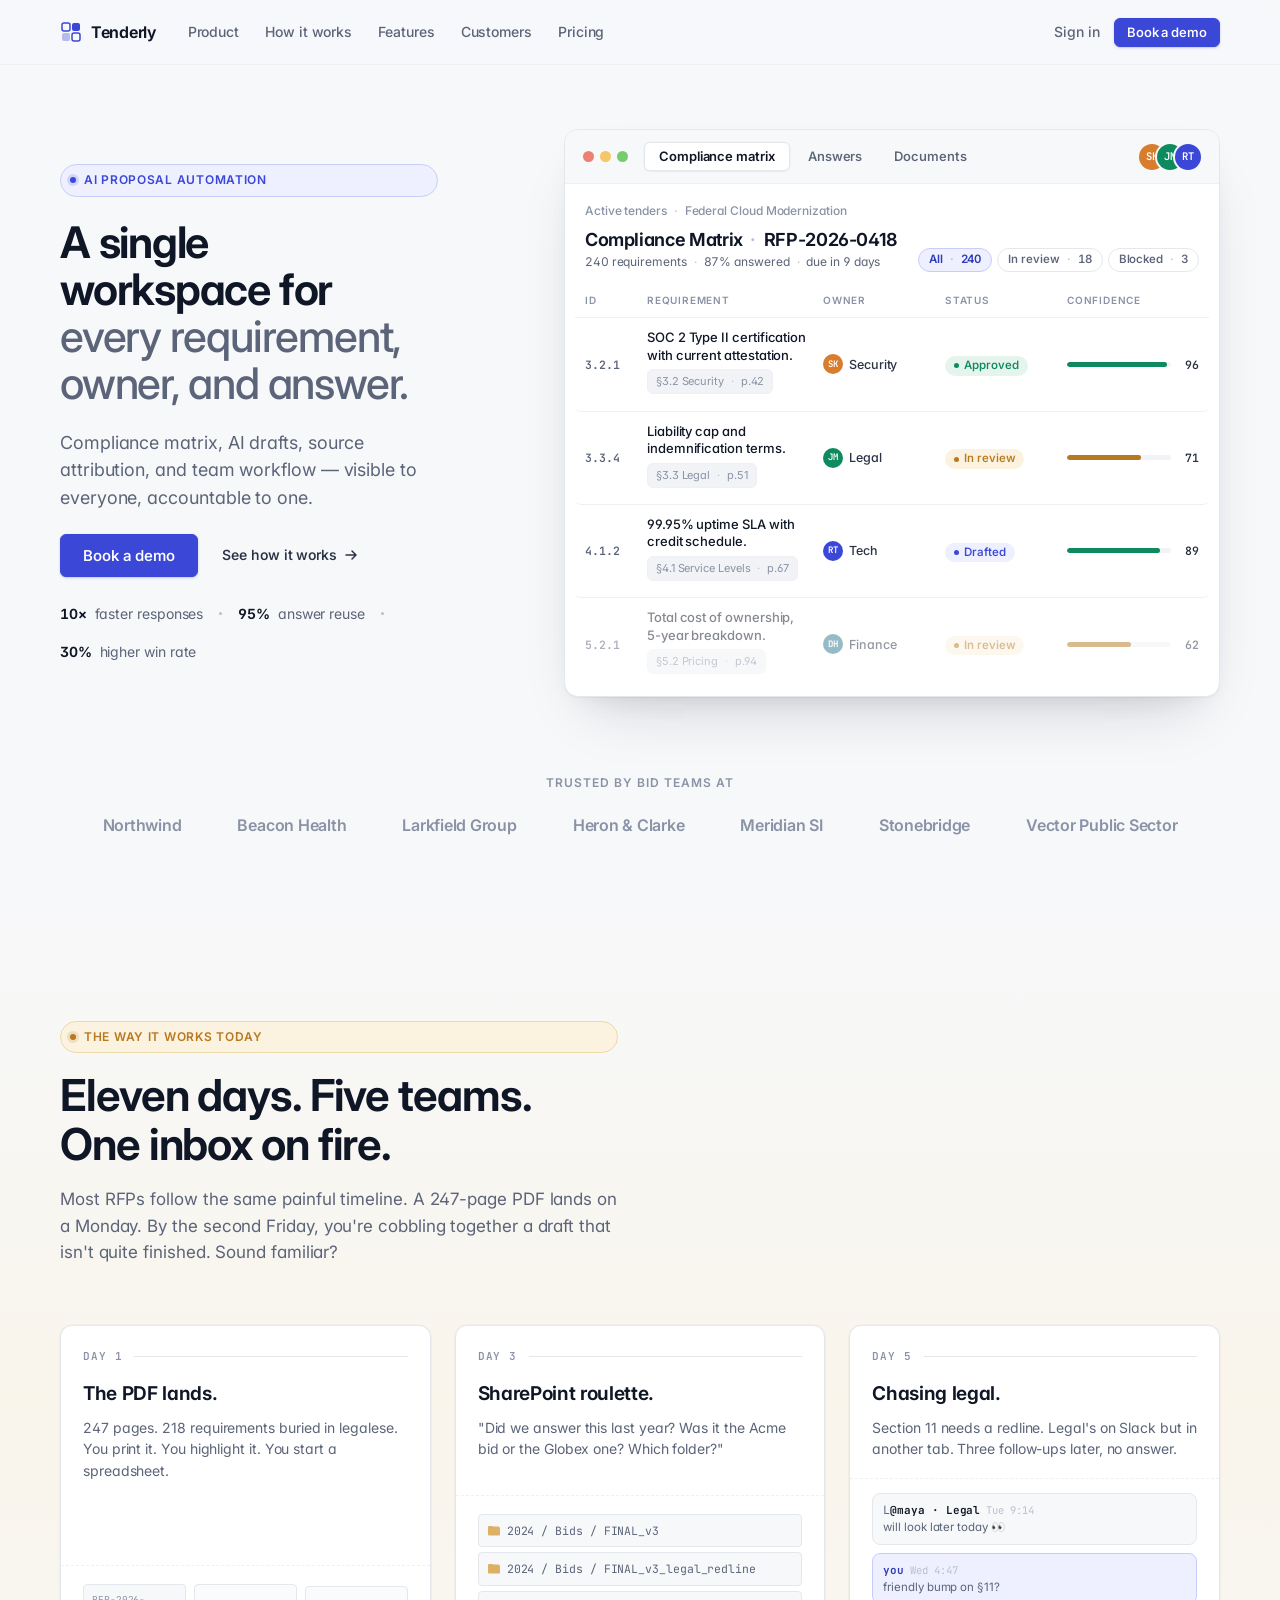
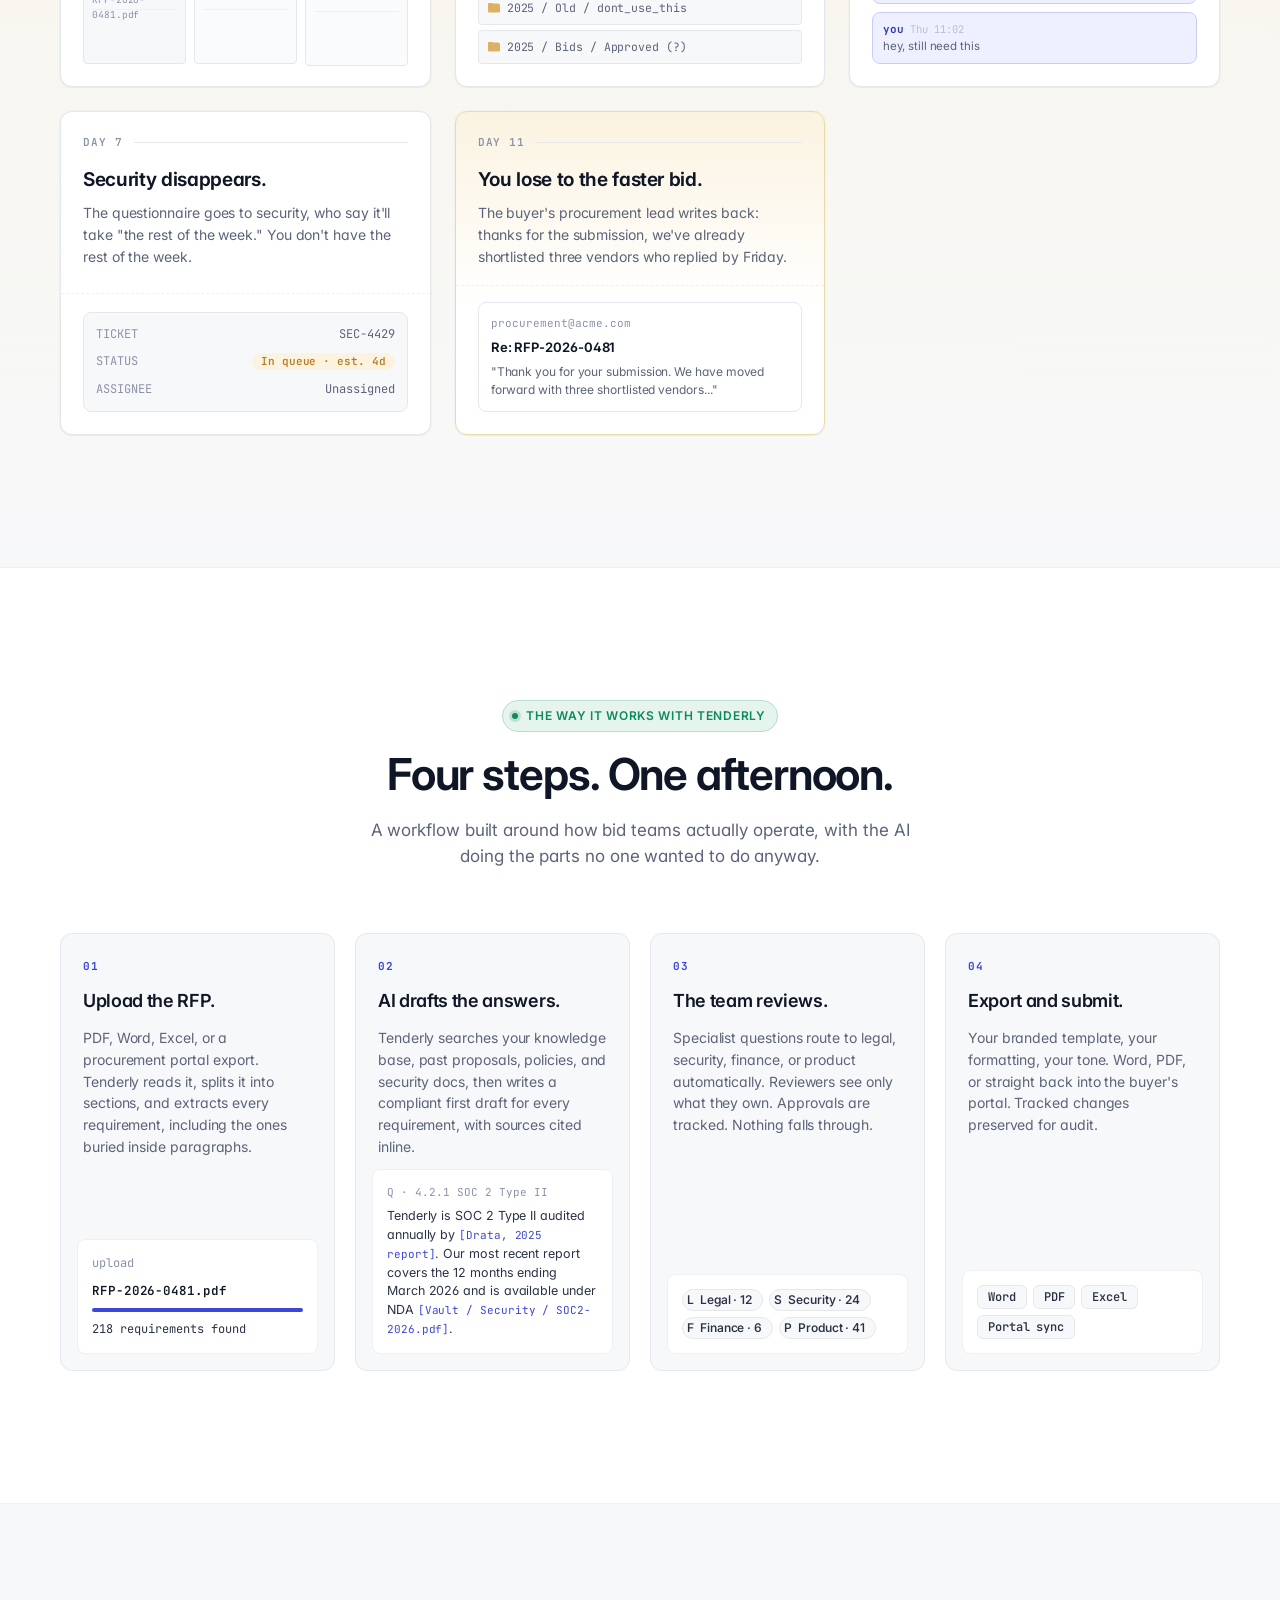
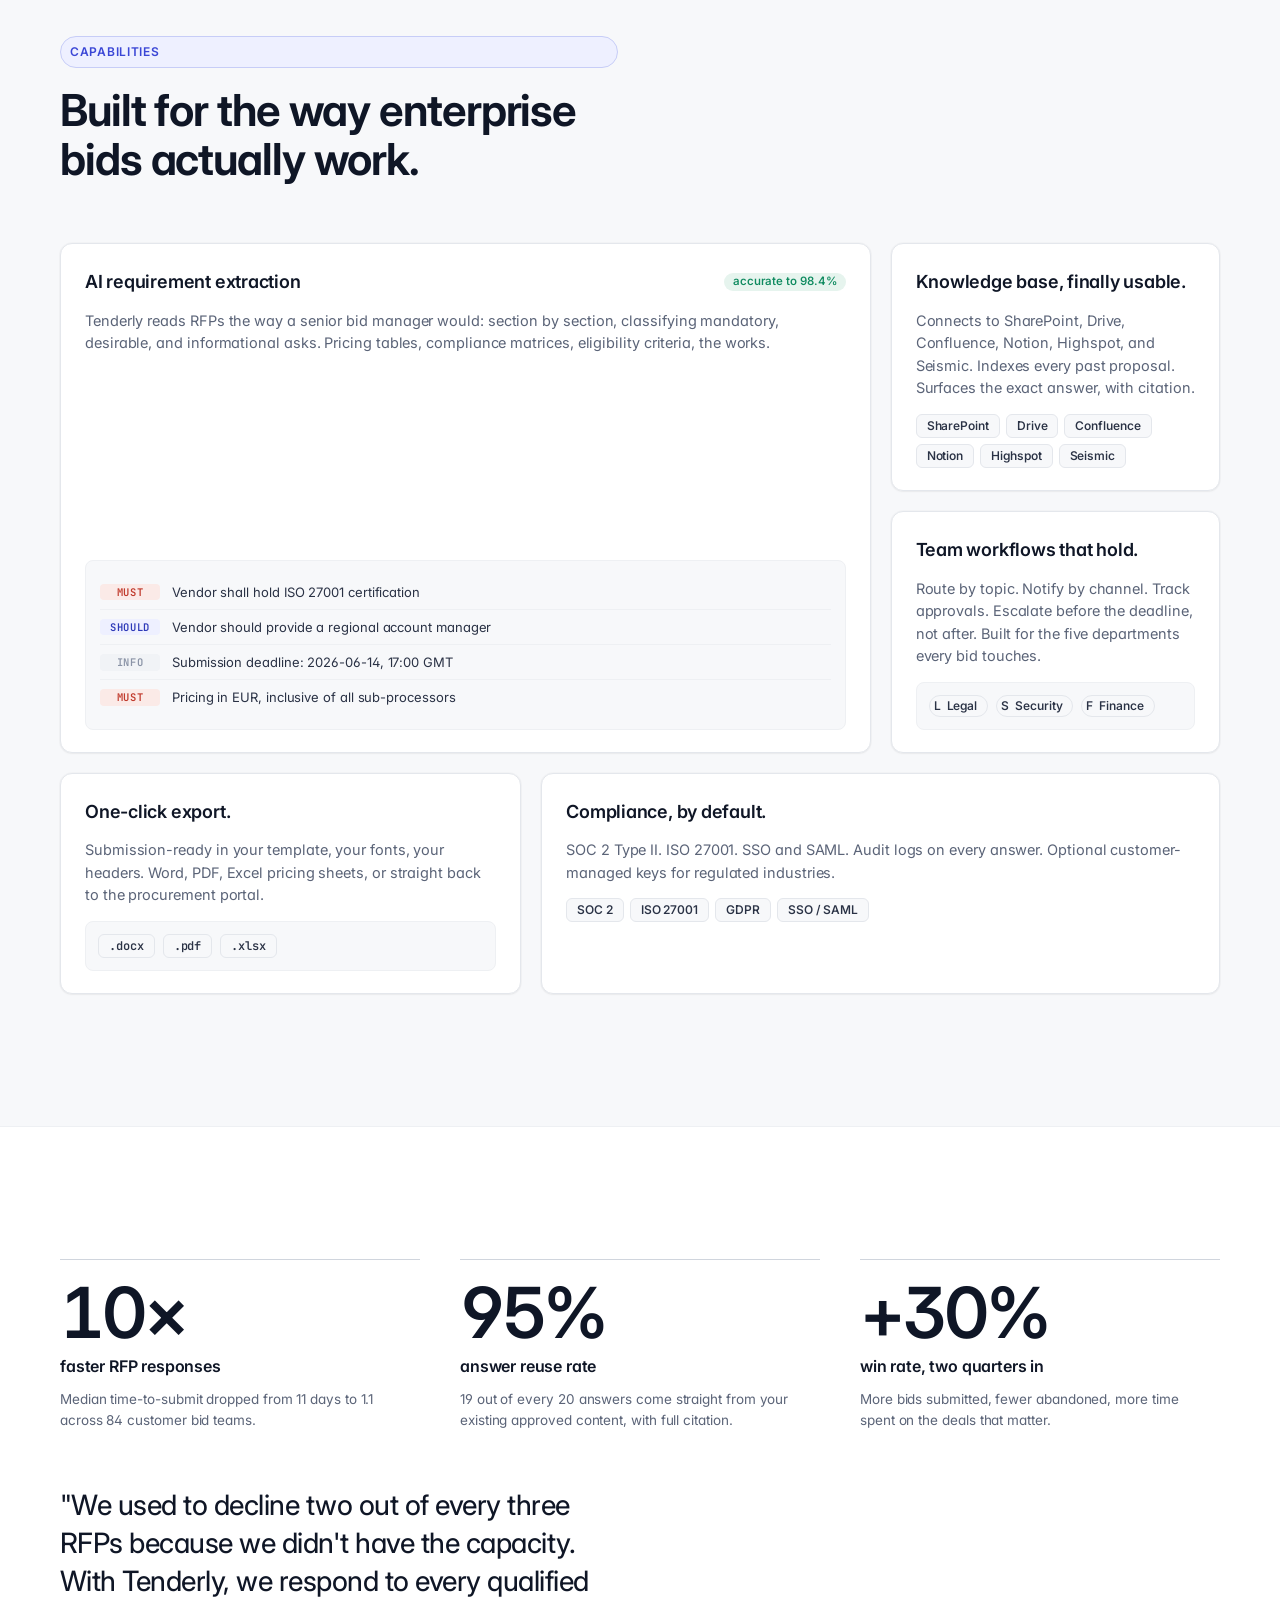
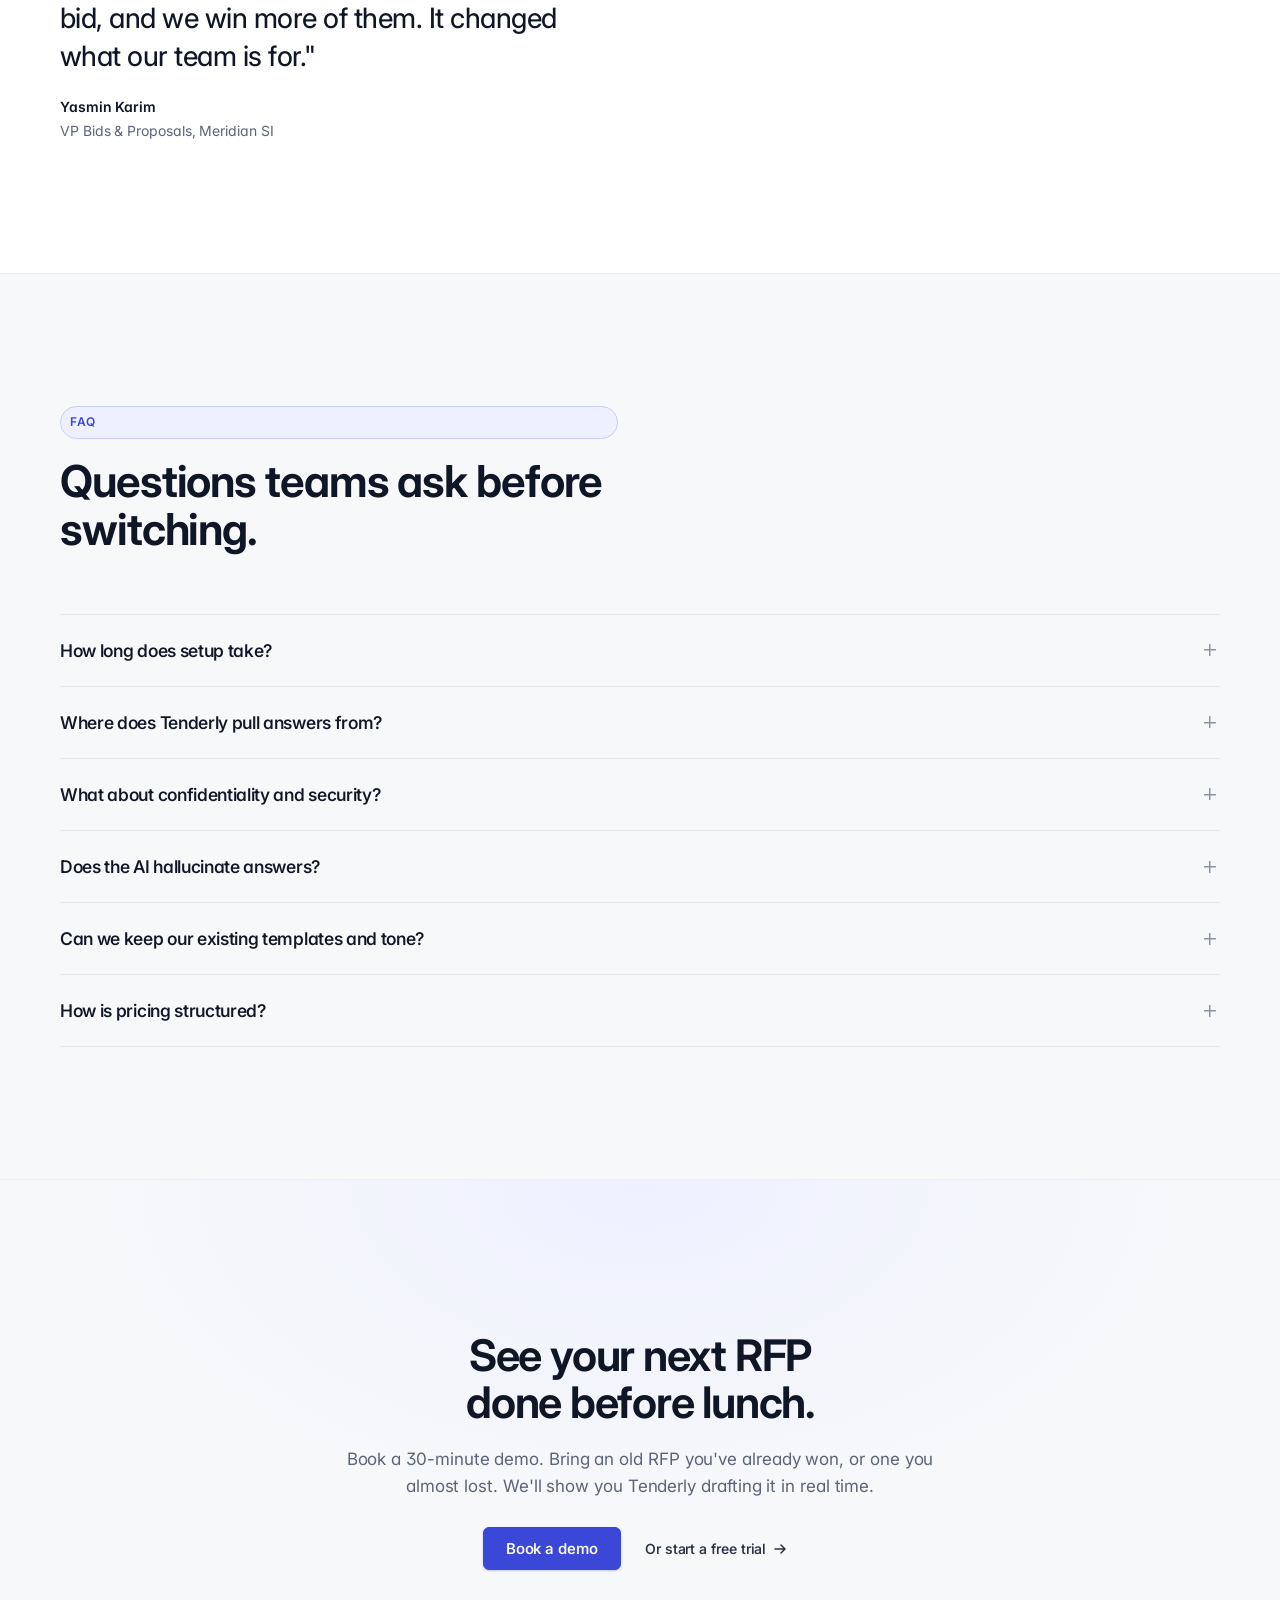
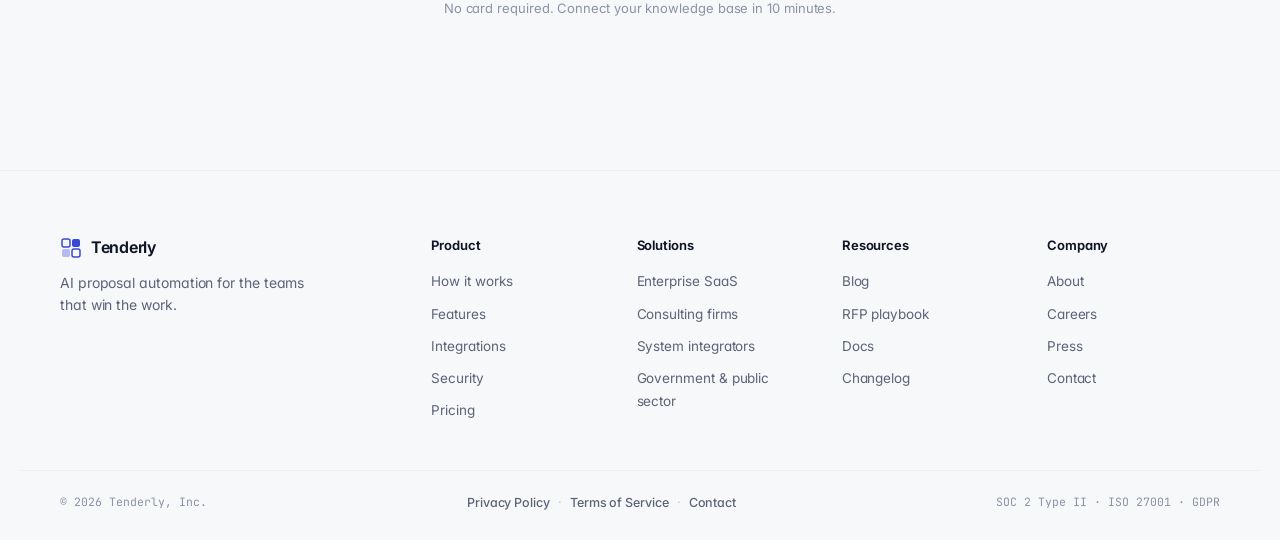
<file: index.html>
<!doctype html>
<html lang="en">
<head>
  <meta charset="utf-8" />
  <meta name="viewport" content="width=device-width, initial-scale=1, viewport-fit=cover" />
  <meta name="color-scheme" content="light" />
  <meta name="theme-color" content="#f7f6f3" />

  <title>Tenderly — AI-Powered RFP, RFI &amp; RFQ Response Automation for Enterprise Bid Teams</title>
  <meta name="description" content="Tenderly is the AI proposal automation platform for enterprise bid teams. Read any RFP, draft compliant answers from your knowledge base, route questions to legal and security, and export submission-ready proposals in hours, not weeks." />
  <link rel="canonical" href="https://tenderly.ai/" />

  <meta name="keywords" content="rfp response automation, rfp software, ai proposal management, rfp automation, bid management software, rfi response automation, rfq automation, proposal automation, ai for bid teams, tender response software" />
  <meta name="author" content="Tenderly" />
  <meta name="robots" content="index, follow, max-image-preview:large" />

  <meta property="og:type" content="website" />
  <meta property="og:site_name" content="Tenderly" />
  <meta property="og:title" content="Tenderly — Win more tenders without the chaos." />
  <meta property="og:description" content="AI-powered RFP, RFI, and RFQ response automation for enterprise bid teams. From a 247-page PDF to a submission-ready proposal, in hours." />
  <meta property="og:url" content="https://tenderly.ai/" />
  <meta property="og:image" content="https://tenderly.ai/og.png" />
  <meta property="og:locale" content="en_US" />

  <meta name="twitter:card" content="summary_large_image" />
  <meta name="twitter:site" content="@tenderly_ai" />
  <meta name="twitter:title" content="Tenderly — Win more tenders without the chaos." />
  <meta name="twitter:description" content="AI-powered RFP, RFI, and RFQ response automation for enterprise bid teams." />
  <meta name="twitter:image" content="https://tenderly.ai/og.png" />

  <link rel="icon" type="image/svg+xml" href="favicon.svg" />

  <link rel="preconnect" href="https://fonts.googleapis.com" />
  <link rel="preconnect" href="https://fonts.gstatic.com" crossorigin />
  <link href="https://fonts.googleapis.com/css2?family=Inter:wght@400;450;500;550;600;650;700&family=JetBrains+Mono:wght@400;500;600&display=swap" rel="stylesheet" />

  <style>
/* =========================================================================
   Tenderly — landing page
   Harmonized with the product UI: indigo brand, cool paper neutrals, Inter
   ========================================================================= */

:root {
  /* Surface */
  --bg:            #F7F8FA;
  --bg-2:          #F1F3F6;
  --surface:       #FFFFFF;
  --surface-2:     #FAFBFC;
  --border:        #E4E7EC;
  --border-strong: #D0D5DD;
  --divider:       #EEF0F3;

  /* Ink */
  --fg:    #0F1626;
  --fg-2:  #2A3245;
  --fg-3:  #5B6478;
  --fg-4:  #8A93A6;
  --fg-5:  #B8BFCE;

  /* Brand */
  --accent:       #3B47D6;
  --accent-2:     #2E3AB8;
  --accent-3:     #1F2A8C;
  --accent-tint:  #EEF0FF;
  --accent-tint2: #E0E4FF;
  --accent-line:  #C7CDF7;

  /* Status */
  --ok:        #0E8A5F;
  --ok-tint:   #E6F4EE;
  --ok-line:   #B7DECC;
  --warn:      #B7791F;
  --warn-tint: #FBF3E0;
  --warn-line: #ECDAA7;
  --err:       #C0392B;
  --err-tint:  #FBEAE7;
  --info:      #3B47D6;
  --info-tint: #EEF0FF;

  /* Type */
  --font-sans: 'Inter', -apple-system, BlinkMacSystemFont, 'SF Pro Text', system-ui, sans-serif;
  --font-mono: 'JetBrains Mono', ui-monospace, 'SF Mono', Menlo, Consolas, monospace;

  /* Radii */
  --r-xs: 4px;
  --r-sm: 6px;
  --r:    8px;
  --r-lg: 12px;
  --r-xl: 16px;
  --r-pill: 999px;

  /* Elevation */
  --sh-1: 0 1px 2px rgba(15,22,38,0.04), 0 0 0 1px rgba(15,22,38,0.02);
  --sh-2: 0 4px 14px rgba(15,22,38,0.06), 0 1px 2px rgba(15,22,38,0.04);
  --sh-3: 0 16px 40px rgba(15,22,38,0.10), 0 2px 6px rgba(15,22,38,0.05);
  --sh-mock: 0 1px 0 rgba(15,22,38,0.04),
             0 30px 60px -28px rgba(15,22,38,0.22),
             0 12px 28px -16px rgba(15,22,38,0.10);
}

/* --------------------------- Base --------------------------- */

*, *::before, *::after { box-sizing: border-box; }

html { -webkit-text-size-adjust: 100%; scroll-behavior: smooth; }

body {
  margin: 0;
  background: var(--bg);
  color: var(--fg-2);
  font-family: var(--font-sans);
  font-size: 15px;
  line-height: 1.55;
  letter-spacing: -0.005em;
  -webkit-font-smoothing: antialiased;
  -moz-osx-font-smoothing: grayscale;
  text-rendering: optimizeLegibility;
  font-feature-settings: 'cv02','cv03','cv11','ss01';
}

img, svg { display: block; max-width: 100%; }
a { color: inherit; text-decoration: none; }
button { font-family: inherit; }

::selection { background: var(--accent-tint); color: var(--accent-2); }

.skip {
  position: absolute; left: -9999px; top: 0;
  background: var(--fg); color: white;
  padding: 10px 14px; border-radius: var(--r-sm); z-index: 100;
}
.skip:focus { left: 16px; top: 16px; }

.container {
  width: 100%;
  max-width: 1240px;
  margin: 0 auto;
  padding: 0 28px;
}
@media (min-width: 900px) { .container { padding: 0 40px; } }

.mono { font-family: var(--font-mono); letter-spacing: 0; }
.dim  { color: var(--fg-4); }
.sep  { color: var(--fg-5); display: inline-block; margin: 0 4px; }

/* --------------------------- Typography --------------------------- */

.h1 {
  font-size: clamp(32px, 3.4vw, 50px);
  line-height: 1.08;
  letter-spacing: -0.028em;
  font-weight: 650;
  margin: 0;
  color: var(--fg);
  text-wrap: balance;
}
.h1__line { color: var(--fg-3); font-weight: 500; }

.h2 {
  font-size: clamp(28px, 3.6vw, 44px);
  line-height: 1.1;
  letter-spacing: -0.025em;
  font-weight: 650;
  margin: 0;
  color: var(--fg);
}

h3 { font-size: 18px; letter-spacing: -0.012em; font-weight: 600; margin: 0; color: var(--fg); }

.lede {
  font-size: clamp(16.5px, 1.4vw, 18.5px);
  line-height: 1.55;
  color: var(--fg-3);
  max-width: 60ch;
  margin: 0;
}

.eyebrow {
  display: inline-flex; align-items: center; gap: 8px;
  font-size: 12px;
  font-weight: 600;
  letter-spacing: 0.06em;
  text-transform: uppercase;
  color: var(--accent);
  padding: 6px 11px 6px 9px;
  background: var(--accent-tint);
  border: 1px solid var(--accent-line);
  border-radius: var(--r-pill);
}
.eyebrow__dot {
  width: 6px; height: 6px; border-radius: 50%;
  background: currentColor;
  box-shadow: 0 0 0 3px rgba(59,71,214,0.16);
}
.eyebrow--warn { color: var(--warn); background: var(--warn-tint); border-color: var(--warn-line); }
.eyebrow--warn .eyebrow__dot--warn { background: var(--warn); box-shadow: 0 0 0 3px rgba(183,121,31,0.18); }
.eyebrow--ok   { color: var(--ok);   background: var(--ok-tint);   border-color: var(--ok-line); }
.eyebrow--ok   .eyebrow__dot--ok   { background: var(--ok);   box-shadow: 0 0 0 3px rgba(14,138,95,0.18); }

.section-head { display: flex; flex-direction: column; gap: 18px; max-width: 62ch; margin: 0 0 60px; }
.section-head--center { margin: 0 auto 64px; align-items: center; text-align: center; }
.section-lede { margin: 0; font-size: 17px; color: var(--fg-3); line-height: 1.55; }

/* --------------------------- Buttons --------------------------- */

.btn {
  --pad-y: 10px; --pad-x: 16px;
  display: inline-flex; align-items: center; justify-content: center; gap: 8px;
  padding: var(--pad-y) var(--pad-x);
  background: var(--accent);
  color: white;
  border: 1px solid var(--accent);
  border-radius: var(--r-sm);
  font: 550 14px / 1 var(--font-sans);
  letter-spacing: -0.005em;
  cursor: pointer;
  transition: background .15s ease, transform .15s cubic-bezier(.2,.7,.1,1), box-shadow .15s ease;
  white-space: nowrap;
  box-shadow: 0 1px 0 rgba(15,22,38,0.06), 0 1px 3px rgba(59,71,214,0.20);
}
.btn:hover { background: var(--accent-2); border-color: var(--accent-2); transform: translateY(-1px); box-shadow: 0 4px 14px rgba(59,71,214,0.25); }
.btn:active { transform: translateY(0); }
.btn--lg { --pad-y: 13px; --pad-x: 22px; font-size: 15px; }
.btn--sm { --pad-y: 7px;  --pad-x: 12px; font-size: 13px; }

.btn-ghost {
  display: inline-flex; align-items: center; gap: 7px;
  padding: 9px 10px;
  color: var(--fg-2);
  font: 550 14px / 1 var(--font-sans);
  border-radius: var(--r-sm);
  transition: color .15s ease, gap .15s ease, background .15s ease;
}
.btn-ghost:hover { color: var(--accent); background: var(--accent-tint); gap: 10px; }
.btn-ghost svg { transition: transform .25s cubic-bezier(.2,.7,.1,1); color: currentColor; }
.btn-ghost:hover svg { transform: translateX(2px); }

.link {
  display: inline-flex; align-items: center; gap: 4px;
  font: 550 14.5px / 1 var(--font-sans);
  color: var(--accent);
  border-bottom: 1px solid var(--accent-line);
  padding-bottom: 2px;
}
.link:hover { border-bottom-color: var(--accent); }

.link-quiet {
  font: 500 14px / 1 var(--font-sans);
  color: var(--fg-3);
  transition: color .15s ease;
}
.link-quiet:hover { color: var(--fg); }

/* --------------------------- Nav --------------------------- */

.nav {
  position: sticky; top: 0; z-index: 50;
  background: rgba(247, 248, 250, 0.82);
  backdrop-filter: saturate(160%) blur(12px);
  -webkit-backdrop-filter: saturate(160%) blur(12px);
  border-bottom: 1px solid var(--divider);
}
.nav__inner {
  display: flex; align-items: center; gap: 32px;
  height: 64px;
}
.brand { display: inline-flex; align-items: center; gap: 9px; color: var(--fg); font-weight: 650; letter-spacing: -0.02em; }
.brand__word { font-size: 16px; }
.brand__mark { color: var(--accent); }
.nav__links { display: none; flex: 1; gap: 26px; align-items: center; }
.nav__links a { font: 500 14px/1 var(--font-sans); color: var(--fg-3); transition: color .15s ease; }
.nav__links a:hover { color: var(--fg); }
.nav__cta { display: flex; align-items: center; gap: 14px; margin-left: auto; }
@media (min-width: 880px) { .nav__links { display: flex; } }

/* --------------------------- Hero --------------------------- */

.hero { padding: clamp(44px, 5vw, 72px) 0 clamp(56px, 6vw, 88px); position: relative; }
.hero__inner {
  display: grid;
  grid-template-columns: 1fr;
  gap: clamp(32px, 4vw, 48px);
  align-items: center;
}
@media (min-width: 1080px) {
  .hero__inner { grid-template-columns: minmax(0, 0.82fr) minmax(0, 1.18fr); }
}
.hero__copy { display: flex; flex-direction: column; gap: 22px; max-width: 42ch; }
.hero__cta { display: flex; align-items: center; gap: 14px; flex-wrap: wrap; }

.hero__proof {
  list-style: none; padding: 0; margin: 4px 0 0;
  display: flex; flex-wrap: wrap; gap: 16px;
  font-size: 14px; color: var(--fg-3);
  align-items: center;
}
.hero__proof strong { color: var(--fg); font-weight: 650; margin-right: 4px; letter-spacing: -0.01em; font-variant-numeric: tabular-nums; }
.hero__proof .dot { width: 3px; height: 3px; border-radius: 50%; background: var(--fg-5); list-style: none; }

/* HERO mock: app window with compliance matrix */
.hero__visual { margin: 0; }
.app {
  background: var(--surface);
  border: 1px solid var(--border);
  border-radius: 14px;
  box-shadow: var(--sh-mock);
  overflow: hidden;
}

/* CHROME / TABS */
.app__chrome {
  display: flex; align-items: center; gap: 16px;
  padding: 12px 18px;
  background: var(--bg);
  border-bottom: 1px solid var(--divider);
}
.app__dots { display: flex; gap: 6px; flex-shrink: 0; }
.app__dots span {
  width: 11px; height: 11px;
  border-radius: 50%;
  background: var(--fg-5);
  opacity: 0.55;
}
.app__dots span:nth-child(1) { background: #ED6A5E; opacity: 0.85; }
.app__dots span:nth-child(2) { background: #F4BF4F; opacity: 0.85; }
.app__dots span:nth-child(3) { background: #61C554; opacity: 0.85; }

.app__tabs { display: flex; align-items: center; gap: 4px; flex: 1; }
.app__tab {
  padding: 7px 14px;
  background: transparent;
  border: none;
  color: var(--fg-3);
  font: 550 13px/1 var(--font-sans);
  border-radius: var(--r-sm);
  cursor: pointer;
  transition: color .15s ease, background .15s ease;
  letter-spacing: -0.005em;
}
.app__tab:hover { color: var(--fg); }
.app__tab.is-active {
  background: var(--surface);
  color: var(--fg);
  font-weight: 600;
  box-shadow: var(--sh-1);
  border: 1px solid var(--border);
}

.app__avs { display: inline-flex; flex-shrink: 0; }
.app__avs .av { box-shadow: 0 0 0 2px var(--bg); }
.app__avs .av + .av { margin-left: -8px; }

/* Avatars */
.av {
  width: 26px; height: 26px;
  border-radius: 50%;
  display: inline-flex; align-items: center; justify-content: center;
  background: var(--fg-3);
  color: white;
  font: 600 10.5px/1 var(--font-mono);
  letter-spacing: 0;
  flex-shrink: 0;
}
.av--sk { background: #D87C2E; }   /* warm orange */
.av--jm { background: #0E8A5F; }   /* green */
.av--rt { background: #3B47D6; }   /* indigo */
.av--dh { background: #2E7C8F; }   /* teal */
.av--sec { background: #C0392B; }
.av--leg { background: #8B5CF6; }
.av--fin { background: #0E8A5F; }
.av--prd { background: #2E7C8F; }

/* APP BODY */
.app__body { padding: 18px 20px 6px; }

.app__crumb {
  font-size: 12px;
  color: var(--fg-4);
  margin: 0 0 8px;
  font-weight: 500;
}
.app__crumb .sep { color: var(--fg-5); }

.app__head {
  display: flex; align-items: flex-end; justify-content: space-between; gap: 16px;
  margin-bottom: 12px;
  flex-wrap: wrap;
}
.app__title {
  font-size: 18px;
  font-weight: 650;
  color: var(--fg);
  letter-spacing: -0.02em;
  margin: 0 0 3px;
  line-height: 1.2;
}
.app__sub { font-size: 12px; color: var(--fg-3); margin: 0; font-variant-numeric: tabular-nums; }

.app__filters {
  display: inline-flex; gap: 5px;
  flex-shrink: 0;
}
.filter {
  padding: 5px 10px;
  border-radius: var(--r-pill);
  background: var(--surface);
  border: 1px solid var(--border);
  color: var(--fg-3);
  font: 550 11.5px/1 var(--font-sans);
  cursor: pointer;
  transition: background .15s ease, color .15s ease, border-color .15s ease;
  letter-spacing: -0.005em;
  font-variant-numeric: tabular-nums;
}
.filter:hover { background: var(--bg-2); color: var(--fg-2); }
.filter.is-active {
  background: var(--accent-tint);
  color: var(--accent-2);
  border-color: var(--accent-line);
  font-weight: 600;
}

/* MATRIX (grid-based, guarantees continuous row dividers) */
.matrix { display: flex; flex-direction: column; margin: 0 -10px; }
.matrix__head,
.matrix__row {
  display: grid;
  grid-template-columns: 48px minmax(0, 1fr) 108px 108px 132px;
  align-items: center;
  gap: 14px;
  padding: 11px 10px;
  border-bottom: 1px solid var(--divider);
}
.matrix__head {
  padding-top: 9px;
  padding-bottom: 9px;
  font-size: 10px;
  font-weight: 600;
  letter-spacing: 0.08em;
  text-transform: uppercase;
  color: var(--fg-4);
}
.matrix__row {
  font-size: 13px;
  color: var(--fg-2);
  border-radius: 6px;
  transition: background .15s ease;
}
.matrix__row:last-child { border-bottom: 0; }
.matrix__row:hover { background: var(--accent-tint); }
.matrix__row:hover .src { background: var(--surface); border-color: var(--accent-line); }

.m-id {
  font: 600 11.5px/1 var(--font-mono);
  color: var(--fg-3);
  white-space: nowrap;
  letter-spacing: 0;
}
.m-req p {
  margin: 0 0 5px;
  color: var(--fg);
  font-weight: 500;
  letter-spacing: -0.005em;
  line-height: 1.35;
  font-size: 13px;
  display: -webkit-box;
  -webkit-line-clamp: 2;
  -webkit-box-orient: vertical;
  overflow: hidden;
}
.m-req .src {
  display: inline-block;
  padding: 3px 8px;
  background: var(--bg-2);
  border: 1px solid var(--divider);
  border-radius: var(--r-sm);
  color: var(--fg-4);
  font-size: 11px;
  font-weight: 400;
  white-space: nowrap;
  max-width: 100%;
  overflow: hidden;
  text-overflow: ellipsis;
}
.m-owner {
  display: inline-flex; align-items: center; gap: 6px;
  color: var(--fg-2);
  font-size: 12.5px;
  font-weight: 500;
  white-space: nowrap;
  overflow: hidden;
  text-overflow: ellipsis;
}
.m-owner .av { width: 20px; height: 20px; font-size: 9px; flex-shrink: 0; }

.st {
  display: inline-flex; align-items: center; gap: 5px;
  padding: 4px 9px;
  border-radius: var(--r-pill);
  font: 550 11.5px/1 var(--font-sans);
  letter-spacing: -0.005em;
  white-space: nowrap;
}
.st i { width: 5px; height: 5px; border-radius: 50%; background: currentColor; }
.st--ok    { color: var(--ok);    background: var(--ok-tint); }
.st--rev   { color: var(--warn);  background: var(--warn-tint); }
.st--draft { color: var(--accent); background: var(--accent-tint); }
.st--err   { color: var(--err);   background: var(--err-tint); }

.m-conf {
  display: flex; align-items: center; gap: 8px;
}
.m-conf .bar { flex: 1; min-width: 0; height: 5px; background: var(--bg-2); border-radius: var(--r-pill); overflow: hidden; }
.m-conf .bar__fill { display: block; height: 100%; background: var(--ok); border-radius: inherit; }
.m-conf .bar__fill--ok  { background: var(--ok); }
.m-conf .bar__fill--rev { background: var(--warn); }
.m-conf .m-num {
  font: 600 11.5px/1 var(--font-mono);
  color: var(--fg-2);
  width: 20px;
  text-align: right;
  font-variant-numeric: tabular-nums;
  flex-shrink: 0;
}
.m-conf .m-kebab {
  color: var(--fg-5);
  width: 8px;
  text-align: center;
  font-weight: 700;
  user-select: none;
  font-size: 13px;
  flex-shrink: 0;
}

.matrix__row.m-fade { opacity: 0.5; }

/* Narrower viewports: drop the confidence column, then owner */
@media (max-width: 1240px) {
  .matrix__head, .matrix__row { grid-template-columns: 48px minmax(0, 1fr) 108px 108px; }
  .col-conf { display: none; }
}
@media (max-width: 880px) {
  .app__body { padding: 16px 14px 4px; }
  .matrix__head, .matrix__row { grid-template-columns: 44px minmax(0, 1fr) 104px; gap: 10px; }
  .col-owner { display: none; }
}

/* --------------------------- Logos strip --------------------------- */

.logos { padding: 0 0 56px; }
.logos__label {
  font-size: 12px; letter-spacing: 0.08em; text-transform: uppercase;
  color: var(--fg-4); margin: 0 0 24px;
  text-align: center;
  font-weight: 600;
}
.logos__row {
  list-style: none; padding: 0; margin: 0;
  display: flex; flex-wrap: wrap; gap: clamp(28px, 5vw, 56px);
  justify-content: center; align-items: center;
  color: var(--fg-4);
  font: 600 16px/1 var(--font-sans);
  letter-spacing: -0.015em;
}

/* --------------------------- Problem timeline --------------------------- */

.problem { padding: clamp(80px, 11vw, 132px) 0; background: linear-gradient(180deg, transparent, rgba(251,243,224,0.55) 40%, transparent); }

.timeline {
  display: grid;
  grid-template-columns: 1fr;
  gap: 18px;
}
@media (min-width: 720px)  { .timeline { grid-template-columns: 1fr 1fr; gap: 22px; } }
@media (min-width: 1080px) { .timeline { grid-template-columns: repeat(3, 1fr); gap: 24px; } }

.tl-day {
  background: var(--surface);
  border: 1px solid var(--border);
  border-radius: var(--r-lg);
  padding: 22px 22px 0;
  display: flex; flex-direction: column;
  min-height: 320px;
  position: relative;
  overflow: hidden;
  transition: transform .25s cubic-bezier(.2,.7,.1,1), border-color .2s ease, box-shadow .2s ease;
  box-shadow: var(--sh-1);
}
.tl-day:hover { border-color: var(--border-strong); box-shadow: var(--sh-2); transform: translateY(-2px); }
.tl-day--1 { min-height: 340px; }
.tl-day--3 { min-height: 300px; }
.tl-day--5 { min-height: 340px; }
.tl-day--7 { min-height: 310px; }
.tl-day--9 { min-height: 340px; }
.tl-day--11 {
  min-height: 320px;
  background: linear-gradient(180deg, #FBF3E0 0%, var(--surface) 60%);
  border-color: var(--warn-line);
}

.tl-head { display: flex; align-items: center; gap: 12px; margin: 0 0 14px; }
.tl-num {
  font-size: 11px;
  letter-spacing: 0.08em;
  text-transform: uppercase;
  color: var(--fg-4);
  white-space: nowrap;
  font-weight: 600;
}
.tl-rule { flex: 1; height: 1px; background: var(--border); }

.tl-h { font-size: 19px; letter-spacing: -0.018em; margin: 0 0 8px; color: var(--fg); font-weight: 650; }
.tl-p { margin: 0 0 18px; color: var(--fg-3); font-size: 14px; line-height: 1.55; }

.tl-art {
  margin: auto -22px 0;
  padding: 18px 22px 22px;
  border-top: 1px dashed var(--divider);
  font-family: var(--font-mono);
  font-size: 12px;
  color: var(--fg-3);
  position: relative;
}

/* Art: PDF stack */
.tl-art--pdf { display: grid; grid-template-columns: repeat(3, 1fr); gap: 8px; }
.page {
  background: var(--bg);
  border: 1px solid var(--border);
  height: 80px;
  border-radius: 4px;
  padding: 8px;
  font-size: 9.5px;
  color: var(--fg-4);
  position: relative;
}
.page::after {
  content: "";
  position: absolute; left: 8px; right: 8px; top: 24px;
  border-top: 1px solid var(--divider);
  box-shadow:
    0 8px 0 -1px var(--divider),
    0 16px 0 -1px var(--divider),
    0 24px 0 -1px var(--divider);
}
.page--2, .page--3 { background: var(--surface-2); }
.page--3 { transform: translateY(2px); }

/* Art: folders */
.tl-art--folders { display: flex; flex-direction: column; gap: 5px; }
.folder {
  padding: 7px 10px 7px 28px;
  background: var(--bg);
  border: 1px solid var(--border);
  border-radius: 4px;
  font-size: 11.5px;
  color: var(--fg-3);
  position: relative;
  font-family: var(--font-mono);
}
.folder::before {
  content: ""; position: absolute; left: 9px; top: 50%; transform: translateY(-50%);
  width: 12px; height: 9px;
  background: #DEB066;
  border-radius: 1.5px 2px 1px 1px;
}
.folder::after {
  content: ""; position: absolute; left: 9px; top: calc(50% - 5px);
  width: 5px; height: 2.5px;
  background: #DEB066;
  border-radius: 1px 1px 0 0;
}

/* Art: slack */
.tl-art--slack { display: flex; flex-direction: column; gap: 8px; padding-top: 14px; padding-bottom: 22px; }
.msg {
  padding: 8px 10px;
  background: var(--bg);
  border: 1px solid var(--border);
  border-radius: 8px;
  font-size: 11.5px;
  line-height: 1.45;
  color: var(--fg-3);
  position: relative;
}
.msg .av { display: inline-flex; margin-right: 6px; vertical-align: -4px; width: 16px; height: 16px; font-size: 8.5px; }
.msg__name { font-weight: 650; color: var(--fg); font-size: 11px; }
.msg__time { color: var(--fg-5); margin-left: 6px; font-size: 10.5px; font-family: var(--font-mono); }
.msg__txt { color: var(--fg-3); font-family: var(--font-sans); }
.msg--self { background: var(--accent-tint); border-color: var(--accent-line); }
.msg--self .msg__name { color: var(--accent-2); }

/* Art: ticket */
.tl-art--ticket { padding-top: 18px; padding-bottom: 22px; }
.ticket {
  background: var(--bg);
  border: 1px solid var(--border);
  border-radius: 8px;
  padding: 12px;
  display: flex; flex-direction: column; gap: 9px;
}
.ticket__line { display: flex; justify-content: space-between; align-items: center; gap: 12px; font-size: 12px; }
.ticket__line .chip { font-family: var(--font-mono); font-size: 11px; }
.chip {
  display: inline-flex; align-items: center; gap: 5px;
  font: 550 11.5px/1 var(--font-sans);
  padding: 3px 9px;
  border-radius: var(--r-pill);
}
.chip--ok   { background: var(--ok-tint);   color: var(--ok); }
.chip--warn { background: var(--warn-tint); color: var(--warn); }

/* Art: paste */
.tl-art--paste { display: flex; flex-direction: column; gap: 6px; position: relative; padding-top: 14px; padding-bottom: 22px; }
.paste {
  padding: 7px 10px;
  background: var(--bg);
  border: 1px solid var(--border);
  border-radius: 4px;
  font-size: 11.5px;
  color: var(--fg-3);
  font-family: var(--font-mono);
}
.paste--dim { color: var(--fg-4); opacity: 0.75; }
.note {
  position: absolute; right: 8px; top: 2px;
  background: #FCE38A;
  color: #6E5018;
  padding: 4px 9px;
  font-size: 11px;
  font-family: var(--font-sans);
  font-weight: 600;
  border-radius: 3px;
  transform: rotate(3deg);
  box-shadow: 0 6px 14px rgba(110, 80, 24, 0.18);
}

/* Art: email */
.tl-art--email { padding-top: 16px; padding-bottom: 22px; }
.email {
  background: var(--surface);
  border: 1px solid var(--border);
  border-radius: 8px;
  padding: 12px;
  display: flex; flex-direction: column; gap: 5px;
  font-family: var(--font-sans);
}
.email__from { font-size: 11px; font-family: var(--font-mono); color: var(--fg-4); }
.email__sub { font-weight: 650; font-size: 13px; color: var(--fg); }
.email__body { font-size: 12px; color: var(--fg-3); line-height: 1.5; }

/* --------------------------- Solution / How --------------------------- */

.how { padding: clamp(80px, 11vw, 132px) 0; background: var(--surface); border-top: 1px solid var(--divider); border-bottom: 1px solid var(--divider); }

.steps {
  list-style: none;
  padding: 0;
  margin: 0;
  display: grid;
  grid-template-columns: 1fr;
  gap: 14px;
}
@media (min-width: 760px)  { .steps { grid-template-columns: 1fr 1fr; gap: 18px; } }
@media (min-width: 1100px) { .steps { grid-template-columns: repeat(4, 1fr); gap: 20px; } }

.step {
  background: var(--bg);
  border: 1px solid var(--border);
  border-radius: var(--r-lg);
  padding: 24px 22px 22px;
  display: flex; flex-direction: column; gap: 12px;
  min-height: 320px;
  transition: transform .25s cubic-bezier(.2,.7,.1,1), border-color .2s ease, box-shadow .2s ease;
}
.step:hover { transform: translateY(-2px); border-color: var(--accent-line); box-shadow: 0 12px 28px -16px rgba(59,71,214,0.18); }
.step__num {
  font-size: 11px;
  color: var(--accent);
  letter-spacing: 0.1em;
  font-weight: 700;
  font-family: var(--font-mono);
}
.step__h { font-size: 18px; letter-spacing: -0.018em; }
.step__p { margin: 0; font-size: 14px; line-height: 1.55; color: var(--fg-3); }
.step__art {
  margin: auto -6px -6px;
  padding: 14px;
  background: var(--surface);
  border: 1px solid var(--divider);
  border-radius: 8px;
  font-family: var(--font-mono);
  font-size: 12px;
}

.upload { display: flex; flex-direction: column; gap: 8px; }
.upload__file { font-weight: 600; color: var(--fg); font-size: 12.5px; font-family: var(--font-mono); }
.bar { display: block; height: 4px; background: var(--bg-2); border-radius: var(--r-pill); overflow: hidden; }
.bar__fill { display: block; height: 100%; width: 100%; background: var(--accent); }

.draft__q { margin-bottom: 6px; font-size: 11px; color: var(--fg-4); font-family: var(--font-mono); }
.draft__a { font-family: var(--font-sans); font-size: 12.5px; color: var(--fg-2); line-height: 1.5; }
.cite { color: var(--accent); font-family: var(--font-mono); font-size: 11px; }

.route { display: flex; flex-wrap: wrap; gap: 6px; }
.route__chip {
  display: inline-flex; align-items: center; gap: 6px;
  padding: 4px 10px 4px 4px;
  background: var(--bg);
  border: 1px solid var(--border);
  border-radius: var(--r-pill);
  font: 550 12px/1 var(--font-sans);
  color: var(--fg-2);
}
.route__chip .av { width: 18px; height: 18px; font-size: 8.5px; }

.exports { display: flex; flex-wrap: wrap; gap: 6px; }
.export-chip {
  padding: 5px 10px;
  background: var(--bg);
  border: 1px solid var(--border);
  border-radius: var(--r-sm);
  font: 550 12px/1 var(--font-mono);
  color: var(--fg-2);
}

/* --------------------------- Features (bento) --------------------------- */

.features { padding: clamp(80px, 11vw, 132px) 0; }
.bento {
  display: grid;
  grid-template-columns: 1fr;
  gap: 14px;
}
@media (min-width: 760px) {
  .bento {
    grid-template-columns: 1fr 1fr;
    grid-template-areas:
      "big big"
      "kb wf"
      "ex co";
    gap: 18px;
  }
}
@media (min-width: 1100px) {
  .bento {
    grid-template-columns: 1.4fr 1fr 1fr;
    grid-template-areas:
      "big big kb"
      "big big wf"
      "ex co co";
    gap: 20px;
  }
}

.bento__card {
  background: var(--surface);
  border: 1px solid var(--border);
  border-radius: var(--r-lg);
  padding: 24px 24px 22px;
  display: flex; flex-direction: column; gap: 14px;
  transition: border-color .2s ease, box-shadow .2s ease;
  box-shadow: var(--sh-1);
}
.bento__card:hover { border-color: var(--border-strong); box-shadow: var(--sh-2); }
.bento__card:nth-of-type(1) { grid-area: big; min-height: 380px; }
.bento__card:nth-of-type(2) { grid-area: kb; }
.bento__card:nth-of-type(3) { grid-area: wf; }
.bento__card:nth-of-type(4) { grid-area: ex; }
.bento__card:nth-of-type(5) { grid-area: co; }

.bento__head { display: flex; align-items: center; justify-content: space-between; gap: 14px; }
.bento__card p { margin: 0; color: var(--fg-3); font-size: 14.5px; line-height: 1.55; }
.bento__art { margin-top: auto; padding: 14px; background: var(--bg); border: 1px solid var(--divider); border-radius: 8px; display: flex; flex-direction: column; gap: 8px; }
.bento__art--minor { display: flex; flex-direction: row; flex-wrap: wrap; padding: 12px; }

.extract__row { display: flex; align-items: center; gap: 12px; font-size: 13px; color: var(--fg-2); padding: 7px 0; border-bottom: 1px solid var(--divider); }
.extract__row:last-child { border-bottom: 0; }
.tag {
  flex-shrink: 0;
  display: inline-flex; align-items: center; justify-content: center;
  min-width: 60px;
  padding: 3px 8px;
  border-radius: 4px;
  font: 600 10.5px/1 var(--font-mono);
  letter-spacing: 0.06em;
}
.tag--m { background: var(--err-tint); color: var(--err); }
.tag--s { background: var(--accent-tint); color: var(--accent-2); }
.tag--i { background: var(--bg-2); color: var(--fg-4); }

.logo-line, .compl-row {
  list-style: none; padding: 0; margin: 0;
  display: flex; flex-wrap: wrap; gap: 6px;
}
.logo-line li, .compl-row li {
  padding: 5px 10px;
  background: var(--bg);
  border: 1px solid var(--border);
  border-radius: var(--r-sm);
  font: 550 12px/1 var(--font-sans);
  color: var(--fg-2);
}

/* --------------------------- Social proof --------------------------- */

.proof { padding: clamp(80px, 11vw, 132px) 0; background: var(--surface); border-top: 1px solid var(--divider); border-bottom: 1px solid var(--divider); }
.proof__inner { display: grid; gap: 56px; }

.proof__stats {
  display: grid;
  grid-template-columns: 1fr;
  gap: 28px;
}
@media (min-width: 780px) { .proof__stats { grid-template-columns: repeat(3, 1fr); gap: 40px; } }

.stat { display: flex; flex-direction: column; gap: 6px; padding-top: 18px; border-top: 1px solid var(--border-strong); }
.stat__big {
  font-size: clamp(46px, 5.5vw, 72px);
  line-height: 1;
  letter-spacing: -0.04em;
  font-weight: 600;
  color: var(--fg);
  margin: 0;
  font-variant-numeric: tabular-nums;
}
.stat__lbl { font-size: 16px; color: var(--fg); margin: 0; font-weight: 600; letter-spacing: -0.01em; }
.stat__note { font-size: 13.5px; color: var(--fg-3); margin: 4px 0 0; max-width: 38ch; line-height: 1.55; }

.quote {
  margin: 0;
  max-width: 62ch;
}
.quote blockquote { margin: 0; }
.quote blockquote p {
  font-size: clamp(22px, 2.6vw, 28px);
  line-height: 1.35;
  letter-spacing: -0.018em;
  color: var(--fg);
  margin: 0;
  font-weight: 450;
}
.quote figcaption {
  display: flex; flex-direction: column; gap: 2px;
  margin-top: 20px;
  font-size: 14px;
}
.quote__name { color: var(--fg); font-weight: 600; }
.quote__role { color: var(--fg-3); }

/* --------------------------- FAQ --------------------------- */

.faq { padding: clamp(80px, 11vw, 132px) 0; }
.faq__list { display: flex; flex-direction: column; }
.faq details {
  border-top: 1px solid var(--border);
  padding: 22px 0;
}
.faq details:last-of-type { border-bottom: 1px solid var(--border); }
.faq summary {
  font-size: 17.5px;
  font-weight: 550;
  letter-spacing: -0.018em;
  color: var(--fg);
  cursor: pointer;
  list-style: none;
  display: flex; justify-content: space-between; align-items: center; gap: 24px;
  position: relative;
  padding-right: 32px;
}
.faq summary::-webkit-details-marker { display: none; }
.faq summary::after {
  content: "";
  position: absolute; right: 4px; top: 50%;
  width: 12px; height: 12px;
  transform: translateY(-50%);
  background:
    linear-gradient(currentColor, currentColor) center / 12px 1.5px no-repeat,
    linear-gradient(currentColor, currentColor) center / 1.5px 12px no-repeat;
  transition: transform .25s cubic-bezier(.2,.7,.1,1);
  color: var(--fg-4);
}
.faq details[open] summary::after {
  background: linear-gradient(currentColor, currentColor) center / 12px 1.5px no-repeat;
}
.faq details p {
  margin: 14px 0 0;
  color: var(--fg-3);
  font-size: 15px;
  line-height: 1.6;
  max-width: 72ch;
}

/* --------------------------- Final CTA --------------------------- */

.final {
  padding: clamp(96px, 13vw, 152px) 0;
  background:
    radial-gradient(60% 80% at 50% 0%, var(--accent-tint) 0%, transparent 70%),
    var(--bg);
  border-top: 1px solid var(--divider);
  text-align: center;
}
.final__inner { display: flex; flex-direction: column; align-items: center; gap: 20px; max-width: 720px; margin: 0 auto; }
.final__h { text-align: center; }
.final__p { margin: 0; color: var(--fg-3); font-size: 17px; max-width: 55ch; line-height: 1.55; }
.final__cta { display: flex; align-items: center; gap: 14px; flex-wrap: wrap; justify-content: center; margin-top: 8px; }
.final__note { margin: 8px 0 0; color: var(--fg-4); font-size: 13px; }

/* --------------------------- Footer --------------------------- */

.foot { background: var(--bg); border-top: 1px solid var(--divider); padding: 64px 0 28px; }
.foot__inner {
  display: grid;
  grid-template-columns: 1fr;
  gap: 40px;
  padding-bottom: 48px;
  border-bottom: 1px solid var(--divider);
}
@media (min-width: 780px) { .foot__inner { grid-template-columns: 1.2fr 3fr; gap: 56px; } }

.foot__brand { display: flex; flex-direction: column; gap: 12px; max-width: 28ch; }
.foot__tag { color: var(--fg-3); font-size: 14px; margin: 0; }

.foot__cols {
  display: grid;
  grid-template-columns: repeat(2, 1fr);
  gap: 32px;
}
@media (min-width: 720px) { .foot__cols { grid-template-columns: repeat(4, 1fr); } }
.foot__cols h4 { font-size: 13px; color: var(--fg); margin: 0 0 14px; letter-spacing: -0.005em; font-weight: 650; }
.foot__cols ul { list-style: none; padding: 0; margin: 0; display: flex; flex-direction: column; gap: 9px; }
.foot__cols a { font-size: 13.5px; color: var(--fg-3); transition: color .15s ease; }
.foot__cols a:hover { color: var(--accent); }

.foot__base {
  display: flex; justify-content: space-between; align-items: center;
  margin-top: 22px;
  font-size: 12px;
  color: var(--fg-4);
  flex-wrap: wrap; gap: 12px;
}
.foot__base .mono { font-size: 11.5px; }
.foot__legal { display: inline-flex; gap: 8px; align-items: center; flex-wrap: wrap; font-size: 12.5px; }
.foot__legal a { color: var(--fg-3); font-weight: 500; transition: color .15s ease; }
.foot__legal a:hover { color: var(--fg); }
.foot__legal .sep { color: var(--fg-5); margin: 0; }

/* --------------------------- Mobile responsive --------------------------- */

@media (max-width: 760px) {
  .container { padding: 0 20px; }

  /* Nav */
  .nav__inner { gap: 12px; height: 60px; }
  .nav__cta .link-quiet { display: none; }

  /* Hero */
  .hero { padding: 36px 0 56px; }
  .h1 { font-size: clamp(30px, 7vw, 36px); line-height: 1.1; }
  .hero__copy { gap: 18px; max-width: 100%; }
  .lede { font-size: 15.5px; line-height: 1.55; }
  .hero__cta { flex-direction: column; align-items: stretch; gap: 10px; width: 100%; }
  .hero__cta .btn { width: 100%; height: 46px; }
  .hero__cta .btn-ghost { justify-content: center; padding: 12px; border: 1px solid var(--border); border-radius: var(--r-sm); }
  .hero__proof { gap: 10px 14px; font-size: 13px; }
  .hero__proof .dot { display: none; }

  /* Hero matrix mock */
  .app { border-radius: 12px; }
  .app__chrome { padding: 10px 12px; gap: 10px; flex-wrap: wrap; }
  .app__dots { order: 1; }
  .app__avs { order: 3; margin-left: auto; }
  .app__tabs { order: 2; width: 100%; gap: 2px; overflow-x: auto; }
  .app__tab { padding: 5px 10px; font-size: 12px; white-space: nowrap; }
  .app__body { padding: 16px 14px 4px; }
  .app__crumb { font-size: 11.5px; }
  .app__title { font-size: 16px; }
  .app__sub { font-size: 11.5px; }
  .app__head { gap: 10px; margin-bottom: 10px; }
  .app__filters { gap: 4px; flex-wrap: wrap; }
  .filter { padding: 4px 9px; font-size: 11px; }
  .matrix__head, .matrix__row { padding: 10px 6px; gap: 10px; }
  .matrix__head, .matrix__row { grid-template-columns: 42px minmax(0, 1fr) 98px; }
  .m-id { font-size: 11px; }
  .m-req p { font-size: 12.5px; line-height: 1.35; }
  .m-req .src { font-size: 10.5px; padding: 2px 7px; }
  .st { padding: 3px 7px; font-size: 10.5px; }

  /* Logos strip */
  .logos { padding-bottom: 36px; }
  .logos__row { gap: 18px 28px; font-size: 14px; }

  /* Section heads */
  .section-head { margin-bottom: 36px; gap: 14px; }
  .section-head--center { margin-bottom: 40px; }
  .h2 { font-size: clamp(24px, 6.4vw, 32px); line-height: 1.15; }
  .section-lede { font-size: 15px; }

  /* Sections */
  .problem, .how, .features, .proof, .faq { padding: 64px 0; }
  .final { padding: 72px 0 80px; }

  /* Problem timeline cards */
  .tl-day { padding: 18px 18px 0; min-height: 0 !important; }
  .tl-h { font-size: 17px; }
  .tl-p { font-size: 13.5px; margin-bottom: 14px; }
  .tl-art { margin-left: -18px; margin-right: -18px; padding-left: 18px; padding-right: 18px; }

  /* Solution steps */
  .step { padding: 22px 20px 20px; min-height: 0; }
  .step__h { font-size: 17px; }

  /* Bento features */
  .bento__card { padding: 22px 20px 20px; }
  .bento__card:nth-of-type(1) { min-height: 0; }
  .bento__card p { font-size: 14px; }

  /* Stats */
  .stat { padding-top: 14px; }
  .stat__big { font-size: clamp(40px, 11vw, 56px); }
  .stat__lbl { font-size: 15px; }
  .stat__note { font-size: 13px; }

  /* Quote */
  .proof__inner { gap: 40px; }
  .quote blockquote p { font-size: clamp(18px, 4.6vw, 22px); line-height: 1.4; }

  /* FAQ */
  .faq details { padding: 18px 0; }
  .faq summary { font-size: 16px; padding-right: 28px; gap: 16px; }
  .faq summary::after { width: 11px; height: 11px; }
  .faq details p { font-size: 14.5px; }

  /* Final CTA */
  .final__h { font-size: clamp(28px, 7vw, 38px); }
  .final__p { font-size: 15.5px; }
  .final__cta { flex-direction: column; align-items: stretch; gap: 10px; width: 100%; max-width: 320px; }
  .final__cta .btn { width: 100%; height: 46px; }
  .final__cta .btn-ghost { justify-content: center; padding: 12px; border: 1px solid var(--border); border-radius: var(--r-sm); }

  /* Footer */
  .foot { padding: 48px 0 24px; }
  .foot__inner { gap: 32px; padding-bottom: 36px; }
  .foot__cols { gap: 28px 24px; grid-template-columns: 1fr 1fr; }
  .foot__base { flex-direction: column; align-items: flex-start; gap: 8px; margin-top: 18px; }
}

@media (max-width: 380px) {
  .container { padding: 0 16px; }
  .h1 { font-size: 28px; }
  .nav__cta .btn--sm { padding: 7px 10px; font-size: 12.5px; }
  .matrix__head, .matrix__row { grid-template-columns: 38px minmax(0, 1fr) 92px; gap: 8px; padding: 10px 4px; }
  .filter { font-size: 10.5px; padding: 4px 8px; }
}

/* Prevent horizontal scroll anywhere */
html, body { overflow-x: hidden; }

/* --------------------------- Motion --------------------------- */

@media (prefers-reduced-motion: reduce) {
  *, *::before, *::after { transition: none !important; animation: none !important; }
  html { scroll-behavior: auto; }
}
  </style>

  <script type="application/ld+json">
  {
    "@context": "https://schema.org",
    "@type": "SoftwareApplication",
    "name": "Tenderly",
    "applicationCategory": "BusinessApplication",
    "operatingSystem": "Web",
    "url": "https://tenderly.ai/",
    "description": "AI-powered RFP, RFI, and RFQ response automation for enterprise bid teams. Reads RFP PDFs, extracts requirements, drafts answers from your knowledge base, routes questions to legal and security, and exports submission-ready proposals.",
    "offers": {
      "@type": "Offer",
      "price": "0",
      "priceCurrency": "USD",
      "category": "Free trial"
    },
    "aggregateRating": {
      "@type": "AggregateRating",
      "ratingValue": "4.8",
      "reviewCount": "287"
    }
  }
  </script>
  <script type="application/ld+json">
  {
    "@context": "https://schema.org",
    "@type": "Organization",
    "name": "Tenderly",
    "url": "https://tenderly.ai/",
    "logo": "https://tenderly.ai/logo.svg",
    "sameAs": [
      "https://twitter.com/tenderly_ai",
      "https://www.linkedin.com/company/tenderly-ai"
    ]
  }
  </script>
  <script type="application/ld+json">
  {
    "@context": "https://schema.org",
    "@type": "FAQPage",
    "mainEntity": [
      {
        "@type": "Question",
        "name": "What does Tenderly do?",
        "acceptedAnswer": {
          "@type": "Answer",
          "text": "Tenderly automates RFP, RFI, and RFQ responses end to end. It reads incoming RFP PDFs, extracts every requirement, drafts compliant answers from your past proposals and knowledge base, routes specialist questions to the right team, and exports a submission-ready proposal."
        }
      },
      {
        "@type": "Question",
        "name": "Who is Tenderly built for?",
        "acceptedAnswer": {
          "@type": "Answer",
          "text": "Proposal managers, bid managers, and presales teams at enterprise SaaS companies, consulting firms, system integrators, and government contractors who respond to high volumes of RFPs."
        }
      },
      {
        "@type": "Question",
        "name": "How much faster is Tenderly than manual RFP work?",
        "acceptedAnswer": {
          "@type": "Answer",
          "text": "Teams using Tenderly report finishing proposals 10x faster on average, with a 95% answer reuse rate and a 30% lift in win rate within the first two quarters."
        }
      },
      {
        "@type": "Question",
        "name": "Where does Tenderly pull its answers from?",
        "acceptedAnswer": {
          "@type": "Answer",
          "text": "Your existing knowledge sources. Tenderly connects to SharePoint, Google Drive, Confluence, Notion, Highspot, and Seismic, plus past submitted proposals, policy documents, and security questionnaires."
        }
      },
      {
        "@type": "Question",
        "name": "Is Tenderly secure for confidential RFPs?",
        "acceptedAnswer": {
          "@type": "Answer",
          "text": "Yes. Tenderly is SOC 2 Type II certified, ISO 27001 compliant, and supports SSO, SAML, audit logs, and customer-managed encryption keys for enterprise deployments."
        }
      }
    ]
  }
  </script>
</head>
<body>

<a class="skip" href="#main">Skip to content</a>

<header class="nav" role="banner">
  <div class="container nav__inner">
    <a class="brand" href="/" aria-label="Tenderly home">
      <svg class="brand__mark" width="22" height="22" viewBox="0 0 22 22" aria-hidden="true">
        <rect x="2"  y="2"  width="8" height="8" rx="2" fill="none" stroke="currentColor" stroke-width="1.5"/>
        <rect x="12" y="2"  width="8" height="8" rx="2" fill="currentColor"/>
        <rect x="2"  y="12" width="8" height="8" rx="2" fill="currentColor" opacity="0.35"/>
        <rect x="12" y="12" width="8" height="8" rx="2" fill="none" stroke="currentColor" stroke-width="1.5"/>
      </svg>
      <span class="brand__word">Tenderly</span>
    </a>

    <nav class="nav__links" aria-label="Primary">
      <a href="#product">Product</a>
      <a href="#how">How it works</a>
      <a href="#features">Features</a>
      <a href="#customers">Customers</a>
      <a href="#pricing">Pricing</a>
    </nav>

    <div class="nav__cta">
      <a class="link-quiet" href="#signin">Sign in</a>
      <a class="btn btn--sm" href="demo.html">Book a demo</a>
    </div>
  </div>
</header>

<main id="main">

  <!-- ============================== HERO ============================== -->
  <section class="hero">
    <div class="container hero__inner">

      <div class="hero__copy">
        <span class="eyebrow">
          <span class="eyebrow__dot"></span>
          AI Proposal Automation
        </span>

        <h1 class="h1">
          A single workspace for
          <span class="h1__line">every requirement, owner, and answer.</span>
        </h1>

        <p class="lede">
          Compliance matrix, AI drafts, source attribution, and team workflow — visible to everyone, accountable to one.
        </p>

        <div class="hero__cta">
          <a class="btn btn--lg" href="demo.html">Book a demo</a>
          <a class="btn-ghost" href="#how">
            <span>See how it works</span>
            <svg width="14" height="14" viewBox="0 0 14 14" aria-hidden="true"><path d="M2 7 H12 M8 3 L12 7 L8 11" fill="none" stroke="currentColor" stroke-width="1.5" stroke-linecap="round" stroke-linejoin="round"/></svg>
          </a>
        </div>

        <ul class="hero__proof">
          <li><strong>10×</strong> faster responses</li>
          <li class="dot"></li>
          <li><strong>95%</strong> answer reuse</li>
          <li class="dot"></li>
          <li><strong>30%</strong> higher win rate</li>
        </ul>
      </div>

      <!-- HERO VISUAL — Compliance matrix view (the actual product) -->
      <figure class="hero__visual" aria-label="Tenderly compliance matrix view">
        <div class="app">

          <div class="app__chrome">
            <div class="app__dots" aria-hidden="true">
              <span></span><span></span><span></span>
            </div>
            <div class="app__tabs" role="tablist">
              <button class="app__tab is-active" role="tab" aria-selected="true">Compliance matrix</button>
              <button class="app__tab" role="tab" aria-selected="false">Answers</button>
              <button class="app__tab" role="tab" aria-selected="false">Documents</button>
            </div>
            <div class="app__avs" aria-hidden="true">
              <span class="av av--sk">SK</span>
              <span class="av av--jm">JM</span>
              <span class="av av--rt">RT</span>
            </div>
          </div>

          <div class="app__body">

            <p class="app__crumb">Active tenders <span class="sep">·</span> Federal Cloud Modernization</p>

            <header class="app__head">
              <div class="app__title-block">
                <h3 class="app__title">Compliance Matrix <span class="sep">·</span> RFP-2026-0418</h3>
                <p class="app__sub">240 requirements <span class="sep">·</span> 87% answered <span class="sep">·</span> due in 9 days</p>
              </div>
              <div class="app__filters" role="group" aria-label="Filter requirements">
                <button class="filter is-active" type="button">All <span class="sep">·</span> 240</button>
                <button class="filter" type="button">In review <span class="sep">·</span> 18</button>
                <button class="filter" type="button">Blocked <span class="sep">·</span> 3</button>
              </div>
            </header>

            <div class="matrix" role="table" aria-label="Compliance matrix">
              <div class="matrix__head" role="row">
                <span role="columnheader">ID</span>
                <span role="columnheader">Requirement</span>
                <span role="columnheader" class="col-owner">Owner</span>
                <span role="columnheader">Status</span>
                <span role="columnheader" class="col-conf">Confidence</span>
              </div>

              <div class="matrix__row" role="row">
                <span class="m-id" role="cell">3.2.1</span>
                <div class="m-req" role="cell">
                  <p>SOC 2 Type II certification with current attestation.</p>
                  <span class="src">§3.2 Security <span class="sep">·</span> p.42</span>
                </div>
                <div class="m-owner col-owner" role="cell"><span class="av av--sk">SK</span> Security</div>
                <div class="m-status" role="cell"><span class="st st--ok"><i></i>Approved</span></div>
                <div class="m-conf col-conf" role="cell">
                  <span class="bar"><span class="bar__fill bar__fill--ok" style="width:96%"></span></span>
                  <span class="m-num">96</span>
                </div>
              </div>

              <div class="matrix__row" role="row">
                <span class="m-id" role="cell">3.3.4</span>
                <div class="m-req" role="cell">
                  <p>Liability cap and indemnification terms.</p>
                  <span class="src">§3.3 Legal <span class="sep">·</span> p.51</span>
                </div>
                <div class="m-owner col-owner" role="cell"><span class="av av--jm">JM</span> Legal</div>
                <div class="m-status" role="cell"><span class="st st--rev"><i></i>In review</span></div>
                <div class="m-conf col-conf" role="cell">
                  <span class="bar"><span class="bar__fill bar__fill--rev" style="width:71%"></span></span>
                  <span class="m-num">71</span>
                </div>
              </div>

              <div class="matrix__row" role="row">
                <span class="m-id" role="cell">4.1.2</span>
                <div class="m-req" role="cell">
                  <p>99.95% uptime SLA with credit schedule.</p>
                  <span class="src">§4.1 Service Levels <span class="sep">·</span> p.67</span>
                </div>
                <div class="m-owner col-owner" role="cell"><span class="av av--rt">RT</span> Tech</div>
                <div class="m-status" role="cell"><span class="st st--draft"><i></i>Drafted</span></div>
                <div class="m-conf col-conf" role="cell">
                  <span class="bar"><span class="bar__fill bar__fill--ok" style="width:89%"></span></span>
                  <span class="m-num">89</span>
                </div>
              </div>

              <div class="matrix__row m-fade" role="row">
                <span class="m-id" role="cell">5.2.1</span>
                <div class="m-req" role="cell">
                  <p>Total cost of ownership, 5-year breakdown.</p>
                  <span class="src">§5.2 Pricing <span class="sep">·</span> p.94</span>
                </div>
                <div class="m-owner col-owner" role="cell"><span class="av av--dh">DH</span> Finance</div>
                <div class="m-status" role="cell"><span class="st st--rev"><i></i>In review</span></div>
                <div class="m-conf col-conf" role="cell">
                  <span class="bar"><span class="bar__fill bar__fill--rev" style="width:62%"></span></span>
                  <span class="m-num">62</span>
                </div>
              </div>

            </div>
          </div>

        </div>
      </figure>

    </div>
  </section>

  <!-- ============================== LOGOS ============================== -->
  <section class="logos" aria-label="Trusted by enterprise bid teams">
    <div class="container">
      <p class="logos__label">Trusted by bid teams at</p>
      <ul class="logos__row">
        <li>Northwind</li>
        <li>Beacon Health</li>
        <li>Larkfield Group</li>
        <li>Heron &amp; Clarke</li>
        <li>Meridian SI</li>
        <li>Stonebridge</li>
        <li>Vector Public Sector</li>
      </ul>
    </div>
  </section>

  <!-- ============================== PROBLEM TIMELINE ============================== -->
  <section id="problem" class="problem">
    <div class="container">
      <header class="section-head">
        <span class="eyebrow eyebrow--warn">
          <span class="eyebrow__dot eyebrow__dot--warn"></span>
          The way it works today
        </span>
        <h2 class="h2">Eleven days. Five teams. One inbox on fire.</h2>
        <p class="section-lede">
          Most RFPs follow the same painful timeline. A 247-page PDF lands on a
          Monday. By the second Friday, you're cobbling together a draft that
          isn't quite finished. Sound familiar?
        </p>
      </header>

      <div class="timeline" role="list">

        <div class="tl-day tl-day--1" role="listitem">
          <div class="tl-head">
            <span class="tl-num mono">Day 1</span>
            <span class="tl-rule" aria-hidden="true"></span>
          </div>
          <h3 class="tl-h">The PDF lands.</h3>
          <p class="tl-p">247 pages. 218 requirements buried in legalese. You print it. You highlight it. You start a spreadsheet.</p>
          <div class="tl-art tl-art--pdf" aria-hidden="true">
            <div class="page">RFP-2026-0481.pdf</div>
            <div class="page page--2"></div>
            <div class="page page--3"></div>
          </div>
        </div>

        <div class="tl-day tl-day--3" role="listitem">
          <div class="tl-head">
            <span class="tl-num mono">Day 3</span>
            <span class="tl-rule" aria-hidden="true"></span>
          </div>
          <h3 class="tl-h">SharePoint roulette.</h3>
          <p class="tl-p">"Did we answer this last year? Was it the Acme bid or the Globex one? Which folder?"</p>
          <div class="tl-art tl-art--folders" aria-hidden="true">
            <div class="folder">2024 / Bids / FINAL_v3</div>
            <div class="folder">2024 / Bids / FINAL_v3_legal_redline</div>
            <div class="folder">2025 / Old / dont_use_this</div>
            <div class="folder">2025 / Bids / Approved (?)</div>
          </div>
        </div>

        <div class="tl-day tl-day--5" role="listitem">
          <div class="tl-head">
            <span class="tl-num mono">Day 5</span>
            <span class="tl-rule" aria-hidden="true"></span>
          </div>
          <h3 class="tl-h">Chasing legal.</h3>
          <p class="tl-p">Section 11 needs a redline. Legal's on Slack but in another tab. Three follow-ups later, no answer.</p>
          <div class="tl-art tl-art--slack" aria-hidden="true">
            <div class="msg"><span class="ava ava--leg">L</span><span class="msg__name">@maya · Legal</span><span class="msg__time">Tue 9:14</span><br/><span class="msg__txt">will look later today 👀</span></div>
            <div class="msg msg--self"><span class="msg__name">you</span><span class="msg__time">Wed 4:47</span><br/><span class="msg__txt">friendly bump on §11?</span></div>
            <div class="msg msg--self"><span class="msg__name">you</span><span class="msg__time">Thu 11:02</span><br/><span class="msg__txt">hey, still need this</span></div>
          </div>
        </div>

        <div class="tl-day tl-day--7" role="listitem">
          <div class="tl-head">
            <span class="tl-num mono">Day 7</span>
            <span class="tl-rule" aria-hidden="true"></span>
          </div>
          <h3 class="tl-h">Security disappears.</h3>
          <p class="tl-p">The questionnaire goes to security, who say it'll take "the rest of the week." You don't have the rest of the week.</p>
          <div class="tl-art tl-art--ticket" aria-hidden="true">
            <div class="ticket">
              <div class="ticket__line"><span class="mono dim">TICKET</span><span class="mono">SEC-4429</span></div>
              <div class="ticket__line"><span class="mono dim">STATUS</span><span class="chip chip--warn">In queue · est. 4d</span></div>
              <div class="ticket__line"><span class="mono dim">ASSIGNEE</span><span>Unassigned</span></div>
            </div>
          </div>
        </div>

        <div class="tl-day tl-day--11" role="listitem">
          <div class="tl-head">
            <span class="tl-num mono">Day 11</span>
            <span class="tl-rule" aria-hidden="true"></span>
          </div>
          <h3 class="tl-h">You lose to the faster bid.</h3>
          <p class="tl-p">The buyer's procurement lead writes back: thanks for the submission, we've already shortlisted three vendors who replied by Friday.</p>
          <div class="tl-art tl-art--email" aria-hidden="true">
            <div class="email">
              <div class="email__from mono dim">procurement@acme.com</div>
              <div class="email__sub">Re: RFP-2026-0481</div>
              <div class="email__body">"Thank you for your submission. We have moved forward with three shortlisted vendors..."</div>
            </div>
          </div>
        </div>

      </div>
    </div>
  </section>

  <!-- ============================== SOLUTION ============================== -->
  <section id="how" class="how">
    <div class="container">
      <header class="section-head section-head--center">
        <span class="eyebrow eyebrow--ok">
          <span class="eyebrow__dot eyebrow__dot--ok"></span>
          The way it works with Tenderly
        </span>
        <h2 class="h2">Four steps. One afternoon.</h2>
        <p class="section-lede">
          A workflow built around how bid teams actually operate, with the AI
          doing the parts no one wanted to do anyway.
        </p>
      </header>

      <ol class="steps">

        <li class="step">
          <span class="step__num mono">01</span>
          <h3 class="step__h">Upload the RFP.</h3>
          <p class="step__p">PDF, Word, Excel, or a procurement portal export. Tenderly reads it, splits it into sections, and extracts every requirement, including the ones buried inside paragraphs.</p>
          <div class="step__art">
            <div class="upload">
              <span class="mono dim">upload</span>
              <span class="upload__file">RFP-2026-0481.pdf</span>
              <span class="bar"><span class="bar__fill"></span></span>
              <span class="mono ok">218 requirements found</span>
            </div>
          </div>
        </li>

        <li class="step">
          <span class="step__num mono">02</span>
          <h3 class="step__h">AI drafts the answers.</h3>
          <p class="step__p">Tenderly searches your knowledge base, past proposals, policies, and security docs, then writes a compliant first draft for every requirement, with sources cited inline.</p>
          <div class="step__art">
            <div class="draft">
              <div class="draft__q mono dim">Q · 4.2.1 SOC 2 Type II</div>
              <div class="draft__a">
                Tenderly is SOC 2 Type II audited annually by <span class="cite">[Drata, 2025 report]</span>. Our most recent report covers the 12 months ending March 2026 and is available under NDA <span class="cite">[Vault / Security / SOC2-2026.pdf]</span>.
              </div>
            </div>
          </div>
        </li>

        <li class="step">
          <span class="step__num mono">03</span>
          <h3 class="step__h">The team reviews.</h3>
          <p class="step__p">Specialist questions route to legal, security, finance, or product automatically. Reviewers see only what they own. Approvals are tracked. Nothing falls through.</p>
          <div class="step__art">
            <div class="route">
              <span class="route__chip"><span class="ava ava--leg">L</span>Legal · 12</span>
              <span class="route__chip"><span class="ava ava--sec">S</span>Security · 24</span>
              <span class="route__chip"><span class="ava ava--fin">F</span>Finance · 6</span>
              <span class="route__chip"><span class="ava ava--prd">P</span>Product · 41</span>
            </div>
          </div>
        </li>

        <li class="step">
          <span class="step__num mono">04</span>
          <h3 class="step__h">Export and submit.</h3>
          <p class="step__p">Your branded template, your formatting, your tone. Word, PDF, or straight back into the buyer's portal. Tracked changes preserved for audit.</p>
          <div class="step__art">
            <div class="exports">
              <span class="export-chip">Word</span>
              <span class="export-chip">PDF</span>
              <span class="export-chip">Excel</span>
              <span class="export-chip">Portal sync</span>
            </div>
          </div>
        </li>

      </ol>
    </div>
  </section>

  <!-- ============================== FEATURES ============================== -->
  <section id="features" class="features">
    <div class="container">
      <header class="section-head">
        <span class="eyebrow">Capabilities</span>
        <h2 class="h2">Built for the way enterprise bids actually work.</h2>
      </header>

      <div class="bento">

        <article class="bento__card bento__card--big">
          <header class="bento__head">
            <h3>AI requirement extraction</h3>
            <span class="chip chip--ok">accurate to 98.4%</span>
          </header>
          <p>Tenderly reads RFPs the way a senior bid manager would: section by section, classifying mandatory, desirable, and informational asks. Pricing tables, compliance matrices, eligibility criteria, the works.</p>
          <div class="bento__art">
            <div class="extract">
              <div class="extract__row"><span class="tag tag--m">MUST</span><span>Vendor shall hold ISO 27001 certification</span></div>
              <div class="extract__row"><span class="tag tag--s">SHOULD</span><span>Vendor should provide a regional account manager</span></div>
              <div class="extract__row"><span class="tag tag--i">INFO</span><span>Submission deadline: 2026-06-14, 17:00 GMT</span></div>
              <div class="extract__row"><span class="tag tag--m">MUST</span><span>Pricing in EUR, inclusive of all sub-processors</span></div>
            </div>
          </div>
        </article>

        <article class="bento__card">
          <header class="bento__head">
            <h3>Knowledge base, finally usable.</h3>
          </header>
          <p>Connects to SharePoint, Drive, Confluence, Notion, Highspot, and Seismic. Indexes every past proposal. Surfaces the exact answer, with citation.</p>
          <ul class="logo-line">
            <li>SharePoint</li>
            <li>Drive</li>
            <li>Confluence</li>
            <li>Notion</li>
            <li>Highspot</li>
            <li>Seismic</li>
          </ul>
        </article>

        <article class="bento__card">
          <header class="bento__head">
            <h3>Team workflows that hold.</h3>
          </header>
          <p>Route by topic. Notify by channel. Track approvals. Escalate before the deadline, not after. Built for the five departments every bid touches.</p>
          <div class="bento__art bento__art--minor">
            <span class="route__chip"><span class="ava ava--leg">L</span>Legal</span>
            <span class="route__chip"><span class="ava ava--sec">S</span>Security</span>
            <span class="route__chip"><span class="ava ava--fin">F</span>Finance</span>
          </div>
        </article>

        <article class="bento__card">
          <header class="bento__head">
            <h3>One-click export.</h3>
          </header>
          <p>Submission-ready in your template, your fonts, your headers. Word, PDF, Excel pricing sheets, or straight back to the procurement portal.</p>
          <div class="bento__art bento__art--minor">
            <span class="export-chip">.docx</span>
            <span class="export-chip">.pdf</span>
            <span class="export-chip">.xlsx</span>
          </div>
        </article>

        <article class="bento__card">
          <header class="bento__head">
            <h3>Compliance, by default.</h3>
          </header>
          <p>SOC 2 Type II. ISO 27001. SSO and SAML. Audit logs on every answer. Optional customer-managed keys for regulated industries.</p>
          <ul class="compl-row">
            <li>SOC 2</li>
            <li>ISO 27001</li>
            <li>GDPR</li>
            <li>SSO / SAML</li>
          </ul>
        </article>

      </div>
    </div>
  </section>

  <!-- ============================== SOCIAL PROOF ============================== -->
  <section id="customers" class="proof">
    <div class="container proof__inner">

      <div class="proof__stats">
        <div class="stat">
          <p class="stat__big">10×</p>
          <p class="stat__lbl">faster RFP responses</p>
          <p class="stat__note">Median time-to-submit dropped from 11 days to 1.1 across 84 customer bid teams.</p>
        </div>
        <div class="stat">
          <p class="stat__big">95%</p>
          <p class="stat__lbl">answer reuse rate</p>
          <p class="stat__note">19 out of every 20 answers come straight from your existing approved content, with full citation.</p>
        </div>
        <div class="stat">
          <p class="stat__big">+30%</p>
          <p class="stat__lbl">win rate, two quarters in</p>
          <p class="stat__note">More bids submitted, fewer abandoned, more time spent on the deals that matter.</p>
        </div>
      </div>

      <figure class="quote">
        <blockquote>
          <p>"We used to decline two out of every three RFPs because we didn't have the capacity. With Tenderly, we respond to every qualified bid, and we win more of them. It changed what our team is for."</p>
        </blockquote>
        <figcaption>
          <span class="quote__name">Yasmin Karim</span>
          <span class="quote__role">VP Bids &amp; Proposals, Meridian SI</span>
        </figcaption>
      </figure>

    </div>
  </section>

  <!-- ============================== FAQ ============================== -->
  <section class="faq">
    <div class="container">
      <header class="section-head">
        <span class="eyebrow">FAQ</span>
        <h2 class="h2">Questions teams ask before switching.</h2>
      </header>

      <div class="faq__list">
        <details>
          <summary>How long does setup take?</summary>
          <p>Most teams are drafting answers on a real RFP within the first afternoon. Connecting your knowledge base, importing past proposals, and configuring routing typically takes one to two business days.</p>
        </details>
        <details>
          <summary>Where does Tenderly pull answers from?</summary>
          <p>From your own content. We connect to SharePoint, Google Drive, Confluence, Notion, Highspot, and Seismic, plus any past proposals or policy documents you upload directly. Every generated answer cites its source.</p>
        </details>
        <details>
          <summary>What about confidentiality and security?</summary>
          <p>Tenderly is SOC 2 Type II certified and ISO 27001 compliant. We support SSO, SAML, audit logging, and customer-managed encryption keys. Your data is not used to train shared models.</p>
        </details>
        <details>
          <summary>Does the AI hallucinate answers?</summary>
          <p>Tenderly is built to refuse rather than guess. If an answer isn't supported by your knowledge base, it routes to a human reviewer with the gap clearly flagged, rather than inventing a response.</p>
        </details>
        <details>
          <summary>Can we keep our existing templates and tone?</summary>
          <p>Yes. Tenderly learns your house voice from approved past proposals and applies your brand templates on export. Reviewers see drafts in your tone, not generic AI prose.</p>
        </details>
        <details>
          <summary>How is pricing structured?</summary>
          <p>Per seat, with volume tiers for organizations responding to large numbers of RFPs each quarter. Enterprise plans include private deployment, custom integrations, and a dedicated solutions engineer.</p>
        </details>
      </div>
    </div>
  </section>

  <!-- ============================== FINAL CTA ============================== -->
  <section class="final">
    <div class="container final__inner">
      <h2 class="h1 final__h">
        See your next RFP done before lunch.
      </h2>
      <p class="final__p">
        Book a 30-minute demo. Bring an old RFP you've already won, or one you almost lost.
        We'll show you Tenderly drafting it in real time.
      </p>
      <div class="final__cta">
        <a class="btn btn--lg" href="demo.html">Book a demo</a>
        <a class="btn-ghost" href="trial.html">
          <span>Or start a free trial</span>
          <svg width="14" height="14" viewBox="0 0 14 14" aria-hidden="true"><path d="M2 7 H12 M8 3 L12 7 L8 11" fill="none" stroke="currentColor" stroke-width="1.5" stroke-linecap="round" stroke-linejoin="round"/></svg>
        </a>
      </div>
      <p class="final__note">No card required. Connect your knowledge base in 10 minutes.</p>
    </div>
  </section>

</main>

<footer class="foot" role="contentinfo">
  <div class="container foot__inner">

    <div class="foot__brand">
      <a class="brand" href="/" aria-label="Tenderly home">
        <svg class="brand__mark" width="22" height="22" viewBox="0 0 22 22" aria-hidden="true">
          <rect x="2"  y="2"  width="8" height="8" rx="2" fill="none" stroke="currentColor" stroke-width="1.5"/>
          <rect x="12" y="2"  width="8" height="8" rx="2" fill="currentColor"/>
          <rect x="2"  y="12" width="8" height="8" rx="2" fill="currentColor" opacity="0.35"/>
          <rect x="12" y="12" width="8" height="8" rx="2" fill="none" stroke="currentColor" stroke-width="1.5"/>
        </svg>
        <span class="brand__word">Tenderly</span>
      </a>
      <p class="foot__tag">AI proposal automation for the teams that win the work.</p>
    </div>

    <nav class="foot__cols" aria-label="Footer">
      <div>
        <h4>Product</h4>
        <ul>
          <li><a href="#how">How it works</a></li>
          <li><a href="#features">Features</a></li>
          <li><a href="#integrations">Integrations</a></li>
          <li><a href="#security">Security</a></li>
          <li><a href="#pricing">Pricing</a></li>
        </ul>
      </div>
      <div>
        <h4>Solutions</h4>
        <ul>
          <li><a href="#saas">Enterprise SaaS</a></li>
          <li><a href="#consulting">Consulting firms</a></li>
          <li><a href="#si">System integrators</a></li>
          <li><a href="#gov">Government &amp; public sector</a></li>
        </ul>
      </div>
      <div>
        <h4>Resources</h4>
        <ul>
          <li><a href="#blog">Blog</a></li>
          <li><a href="#guides">RFP playbook</a></li>
          <li><a href="#docs">Docs</a></li>
          <li><a href="#changelog">Changelog</a></li>
        </ul>
      </div>
      <div>
        <h4>Company</h4>
        <ul>
          <li><a href="#about">About</a></li>
          <li><a href="#careers">Careers</a></li>
          <li><a href="#press">Press</a></li>
          <li><a href="contact.html">Contact</a></li>
        </ul>
      </div>
    </nav>

  </div>

  <div class="container foot__base">
    <span class="mono">© 2026 Tenderly, Inc.</span>
    <div class="foot__legal">
      <a href="privacy.html">Privacy Policy</a>
      <span class="sep">·</span>
      <a href="terms.html">Terms of Service</a>
      <span class="sep">·</span>
      <a href="contact.html">Contact</a>
    </div>
    <span class="mono">SOC 2 Type II · ISO 27001 · GDPR</span>
  </div>
</footer>

</body>
</html>
</file>
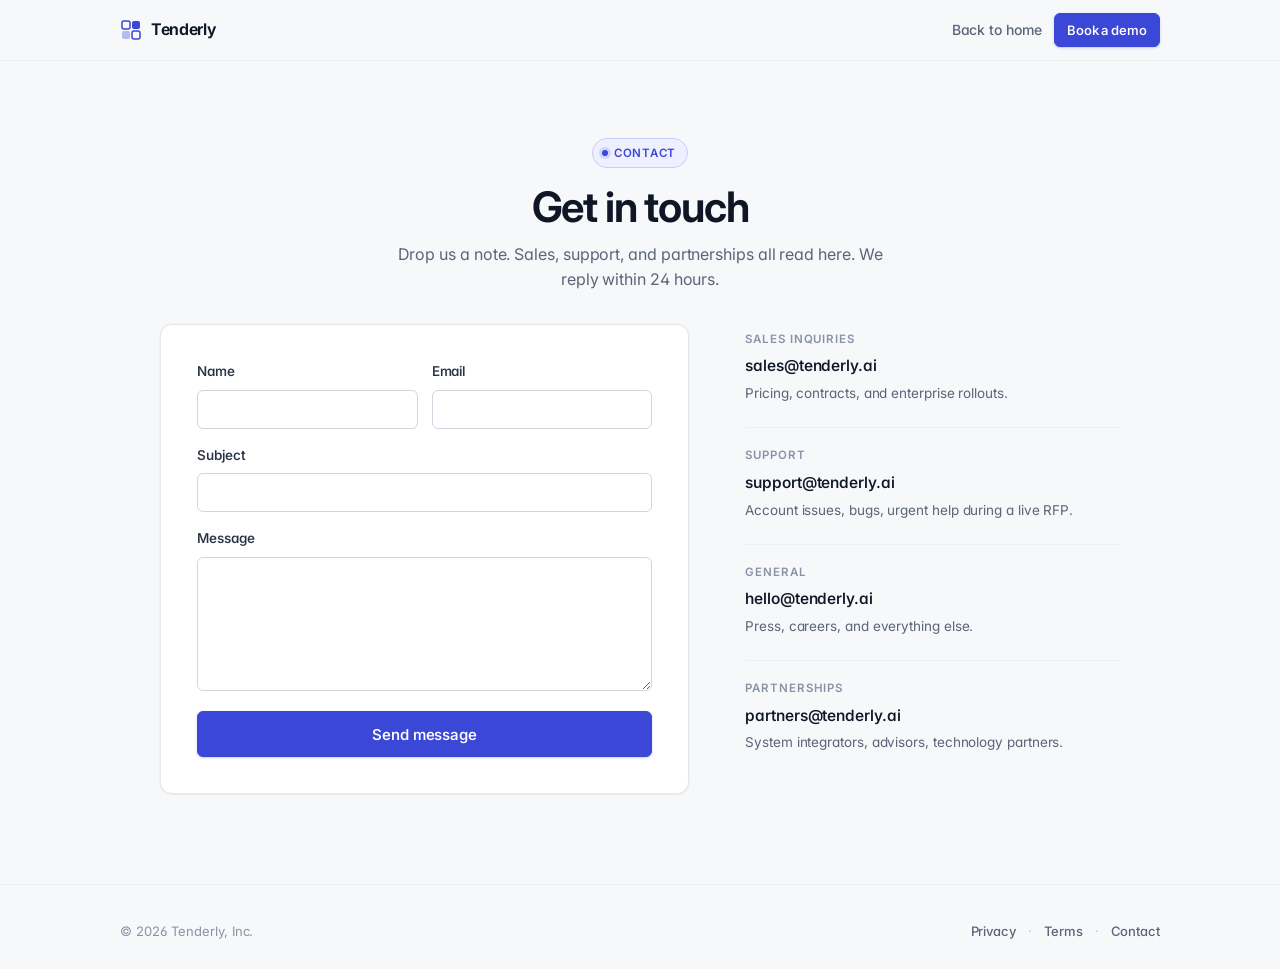
<file: contact.html>
<!doctype html>
<html lang="en">
<head>
  <meta charset="utf-8" />
  <meta name="viewport" content="width=device-width, initial-scale=1, viewport-fit=cover" />
  <meta name="color-scheme" content="light" />
  <meta name="theme-color" content="#F7F8FA" />

  <title>Contact · Tenderly</title>
  <meta name="description" content="Get in touch with Tenderly. Sales, support, partnerships, and general inquiries for our AI proposal automation platform." />

  <link rel="icon" type="image/svg+xml" href="favicon.svg" />
  <link rel="preconnect" href="https://fonts.googleapis.com" />
  <link rel="preconnect" href="https://fonts.gstatic.com" crossorigin />
  <link href="https://fonts.googleapis.com/css2?family=Inter:wght@400;500;550;600;650;700&family=JetBrains+Mono:wght@400;500&display=swap" rel="stylesheet" />
  <link rel="stylesheet" href="pages.css" />
</head>
<body>

<header class="site-nav" role="banner">
  <div class="container site-nav__inner">
    <a class="brand" href="index.html" aria-label="Tenderly home">
      <svg class="brand__mark" width="22" height="22" viewBox="0 0 22 22" aria-hidden="true">
        <rect x="2"  y="2"  width="8" height="8" rx="2" fill="none" stroke="currentColor" stroke-width="1.5"/>
        <rect x="12" y="2"  width="8" height="8" rx="2" fill="currentColor"/>
        <rect x="2"  y="12" width="8" height="8" rx="2" fill="currentColor" opacity="0.35"/>
        <rect x="12" y="12" width="8" height="8" rx="2" fill="none" stroke="currentColor" stroke-width="1.5"/>
      </svg>
      <span class="brand__word">Tenderly</span>
    </a>
    <div class="site-nav__cta">
      <a class="quiet" href="index.html">Back to home</a>
      <a class="btn btn--sm" href="demo.html">Book a demo</a>
    </div>
  </div>
</header>

<main class="page">
  <div class="container">

    <div class="page__head">
      <span class="page__eyebrow"><i></i>Contact</span>
      <h1 class="page__title">Get in touch</h1>
      <p class="page__sub">Drop us a note. Sales, support, and partnerships all read here. We reply within 24 hours.</p>
    </div>

    <div class="contact-grid">

      <div class="form-card">
        <form id="contact-form" action="https://formspree.io/f/YOUR_FORM_ID" method="POST" novalidate>
          <input type="hidden" name="_subject" value="New contact message — Tenderly" />

          <div class="form-row-2">
            <div class="field">
              <label for="name">Name</label>
              <input class="input" type="text" id="name" name="name" autocomplete="name" required />
            </div>
            <div class="field">
              <label for="email">Email</label>
              <input class="input" type="email" id="email" name="email" autocomplete="email" required />
            </div>
          </div>

          <div class="field">
            <label for="subject">Subject</label>
            <input class="input" type="text" id="subject" name="subject" required />
          </div>

          <div class="field">
            <label for="message">Message</label>
            <textarea class="textarea" id="message" name="message" rows="5" required></textarea>
          </div>

          <div class="form-foot">
            <button class="btn btn--lg btn--block" type="submit" id="contact-submit">Send message</button>
          </div>

          <div class="form-error" id="contact-error" role="alert">Something went wrong. Please try again, or email <a href="mailto:hello@tenderly.ai">hello@tenderly.ai</a>.</div>
        </form>

        <div class="success" id="contact-success" aria-live="polite">
          <div class="success__icon" aria-hidden="true">
            <svg width="22" height="22" viewBox="0 0 24 24" fill="none" stroke="currentColor" stroke-width="2.5" stroke-linecap="round" stroke-linejoin="round"><polyline points="20 6 9 17 4 12"/></svg>
          </div>
          <h2 class="success__h">Message sent.</h2>
          <p class="success__p">We'll respond within 24 hours.</p>
          <a class="btn-ghost" href="index.html">Back to home</a>
        </div>
      </div>

      <aside class="contact-side" aria-label="Other ways to reach us">
        <div class="contact-card">
          <h4>Sales inquiries</h4>
          <a href="mailto:sales@tenderly.ai">sales@tenderly.ai</a>
          <p>Pricing, contracts, and enterprise rollouts.</p>
        </div>
        <div class="contact-card">
          <h4>Support</h4>
          <a href="mailto:support@tenderly.ai">support@tenderly.ai</a>
          <p>Account issues, bugs, urgent help during a live RFP.</p>
        </div>
        <div class="contact-card">
          <h4>General</h4>
          <a href="mailto:hello@tenderly.ai">hello@tenderly.ai</a>
          <p>Press, careers, and everything else.</p>
        </div>
        <div class="contact-card">
          <h4>Partnerships</h4>
          <a href="mailto:partners@tenderly.ai">partners@tenderly.ai</a>
          <p>System integrators, advisors, technology partners.</p>
        </div>
      </aside>

    </div>
  </div>
</main>

<footer class="site-foot" role="contentinfo">
  <div class="container site-foot__inner">
    <span>© 2026 Tenderly, Inc.</span>
    <div class="site-foot__legal">
      <a href="privacy.html">Privacy</a>
      <span class="sep">·</span>
      <a href="terms.html">Terms</a>
      <span class="sep">·</span>
      <a href="contact.html">Contact</a>
    </div>
  </div>
</footer>

<script>
(function () {
  var form = document.getElementById('contact-form');
  var success = document.getElementById('contact-success');
  var error = document.getElementById('contact-error');
  var submit = document.getElementById('contact-submit');
  if (!form) return;

  form.addEventListener('submit', function (e) {
    e.preventDefault();
    error.classList.remove('is-on');
    submit.disabled = true;
    submit.textContent = 'Sending...';

    var fd = new FormData(form);
    fetch(form.action, {
      method: 'POST',
      body: fd,
      headers: { 'Accept': 'application/json' }
    }).then(function (r) {
      if (r.ok) {
        form.style.display = 'none';
        success.classList.add('is-on');
        window.scrollTo({ top: 0, behavior: 'smooth' });
      } else {
        error.classList.add('is-on');
        submit.disabled = false;
        submit.textContent = 'Send message';
      }
    }).catch(function () {
      error.classList.add('is-on');
      submit.disabled = false;
      submit.textContent = 'Send message';
    });
  });
})();
</script>

</body>
</html>
</file>
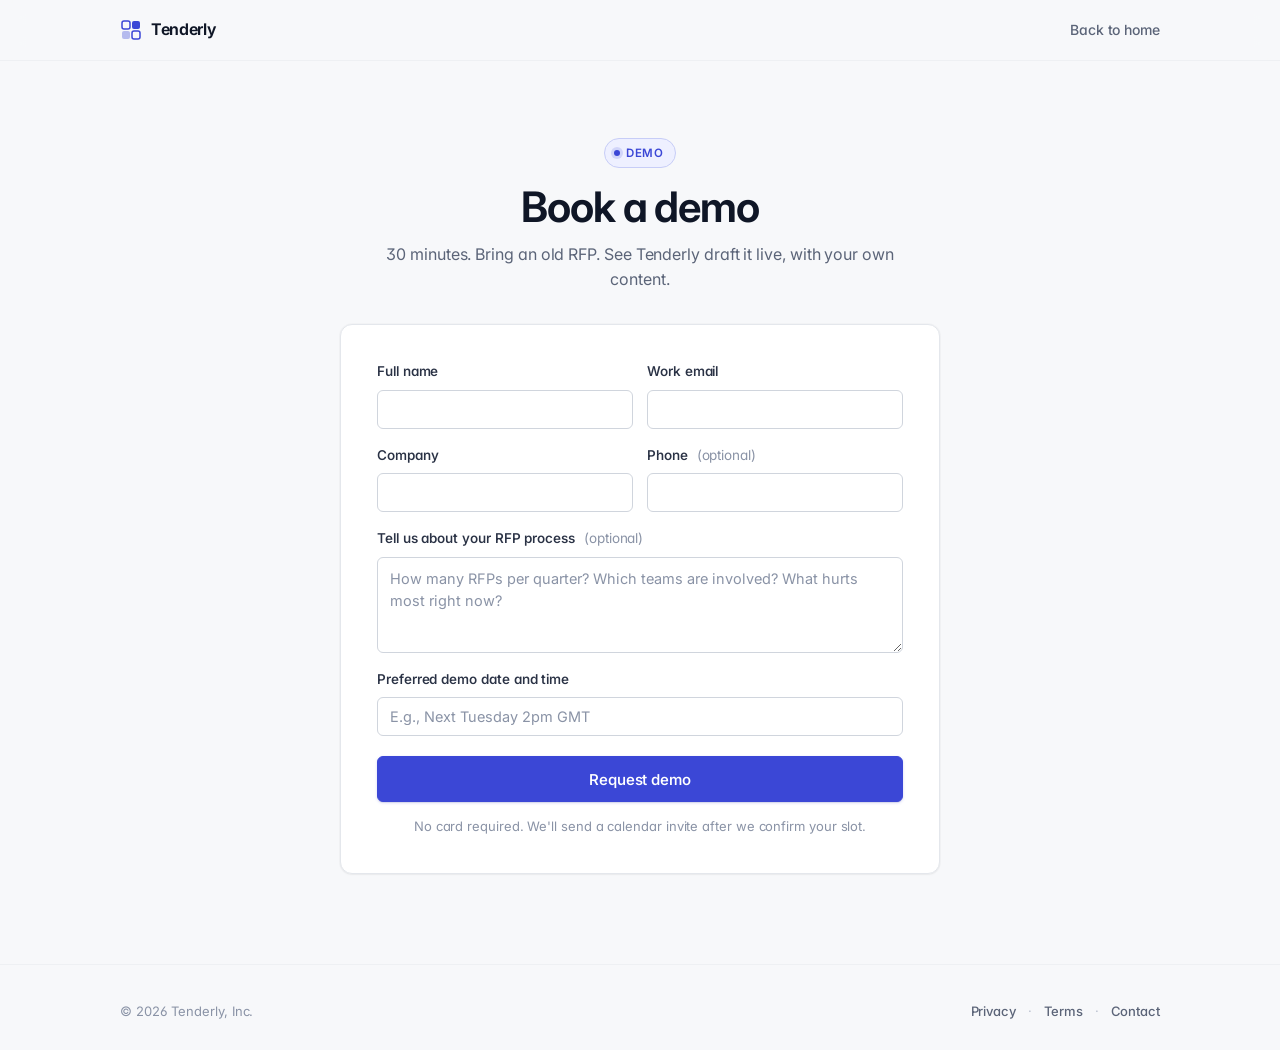
<file: demo.html>
<!doctype html>
<html lang="en">
<head>
  <meta charset="utf-8" />
  <meta name="viewport" content="width=device-width, initial-scale=1, viewport-fit=cover" />
  <meta name="color-scheme" content="light" />
  <meta name="theme-color" content="#F7F8FA" />

  <title>Book a demo · Tenderly</title>
  <meta name="description" content="Book a 30-minute Tenderly demo. Bring an old RFP and watch our AI proposal automation platform draft it live." />
  <meta name="robots" content="noindex, follow" />

  <link rel="icon" type="image/svg+xml" href="favicon.svg" />
  <link rel="preconnect" href="https://fonts.googleapis.com" />
  <link rel="preconnect" href="https://fonts.gstatic.com" crossorigin />
  <link href="https://fonts.googleapis.com/css2?family=Inter:wght@400;500;550;600;650;700&family=JetBrains+Mono:wght@400;500&display=swap" rel="stylesheet" />
  <link rel="stylesheet" href="pages.css" />
</head>
<body>

<header class="site-nav" role="banner">
  <div class="container site-nav__inner">
    <a class="brand" href="index.html" aria-label="Tenderly home">
      <svg class="brand__mark" width="22" height="22" viewBox="0 0 22 22" aria-hidden="true">
        <rect x="2"  y="2"  width="8" height="8" rx="2" fill="none" stroke="currentColor" stroke-width="1.5"/>
        <rect x="12" y="2"  width="8" height="8" rx="2" fill="currentColor"/>
        <rect x="2"  y="12" width="8" height="8" rx="2" fill="currentColor" opacity="0.35"/>
        <rect x="12" y="12" width="8" height="8" rx="2" fill="none" stroke="currentColor" stroke-width="1.5"/>
      </svg>
      <span class="brand__word">Tenderly</span>
    </a>
    <div class="site-nav__cta">
      <a class="quiet" href="index.html">Back to home</a>
    </div>
  </div>
</header>

<main class="page">
  <div class="container">

    <div class="page__head">
      <span class="page__eyebrow"><i></i>Demo</span>
      <h1 class="page__title">Book a demo</h1>
      <p class="page__sub">30 minutes. Bring an old RFP. See Tenderly draft it live, with your own content.</p>
    </div>

    <div class="form-card form-card--wide">

      <form id="demo-form" action="https://formspree.io/f/YOUR_FORM_ID" method="POST" novalidate>
        <input type="hidden" name="_subject" value="New demo request — Tenderly" />

        <div class="form-row-2">
          <div class="field">
            <label for="name">Full name</label>
            <input class="input" type="text" id="name" name="name" autocomplete="name" required />
          </div>
          <div class="field">
            <label for="email">Work email</label>
            <input class="input" type="email" id="email" name="email" autocomplete="email" required />
          </div>
        </div>

        <div class="form-row-2">
          <div class="field">
            <label for="company">Company</label>
            <input class="input" type="text" id="company" name="company" autocomplete="organization" required />
          </div>
          <div class="field">
            <label for="phone">Phone <span class="opt">(optional)</span></label>
            <input class="input" type="tel" id="phone" name="phone" autocomplete="tel" />
          </div>
        </div>

        <div class="field">
          <label for="process">Tell us about your RFP process <span class="opt">(optional)</span></label>
          <textarea class="textarea" id="process" name="process" placeholder="How many RFPs per quarter? Which teams are involved? What hurts most right now?"></textarea>
        </div>

        <div class="field">
          <label for="slot">Preferred demo date and time</label>
          <input class="input" type="text" id="slot" name="slot" placeholder="E.g., Next Tuesday 2pm GMT" />
        </div>

        <div class="form-foot">
          <button class="btn btn--lg btn--block" type="submit" id="demo-submit">Request demo</button>
          <p class="form-note">No card required. We'll send a calendar invite after we confirm your slot.</p>
        </div>

        <div class="form-error" id="demo-error" role="alert">Something went wrong. Please try again, or email <a href="mailto:sales@tenderly.ai">sales@tenderly.ai</a>.</div>
      </form>

      <div class="success" id="demo-success" aria-live="polite">
        <div class="success__icon" aria-hidden="true">
          <svg width="22" height="22" viewBox="0 0 24 24" fill="none" stroke="currentColor" stroke-width="2.5" stroke-linecap="round" stroke-linejoin="round"><polyline points="20 6 9 17 4 12"/></svg>
        </div>
        <h2 class="success__h">Thanks, we got it.</h2>
        <p class="success__p">We'll email you within 24 hours to confirm your demo slot.</p>
        <a class="btn-ghost" href="index.html">Back to home</a>
      </div>

    </div>
  </div>
</main>

<footer class="site-foot" role="contentinfo">
  <div class="container site-foot__inner">
    <span>© 2026 Tenderly, Inc.</span>
    <div class="site-foot__legal">
      <a href="privacy.html">Privacy</a>
      <span class="sep">·</span>
      <a href="terms.html">Terms</a>
      <span class="sep">·</span>
      <a href="contact.html">Contact</a>
    </div>
  </div>
</footer>

<script>
(function () {
  var form = document.getElementById('demo-form');
  var success = document.getElementById('demo-success');
  var error = document.getElementById('demo-error');
  var submit = document.getElementById('demo-submit');
  if (!form) return;

  form.addEventListener('submit', function (e) {
    e.preventDefault();
    error.classList.remove('is-on');
    submit.disabled = true;
    submit.textContent = 'Sending...';

    var fd = new FormData(form);
    fetch(form.action, {
      method: 'POST',
      body: fd,
      headers: { 'Accept': 'application/json' }
    }).then(function (r) {
      if (r.ok) {
        form.style.display = 'none';
        success.classList.add('is-on');
        window.scrollTo({ top: 0, behavior: 'smooth' });
      } else {
        error.classList.add('is-on');
        submit.disabled = false;
        submit.textContent = 'Request demo';
      }
    }).catch(function () {
      error.classList.add('is-on');
      submit.disabled = false;
      submit.textContent = 'Request demo';
    });
  });
})();
</script>

</body>
</html>
</file>
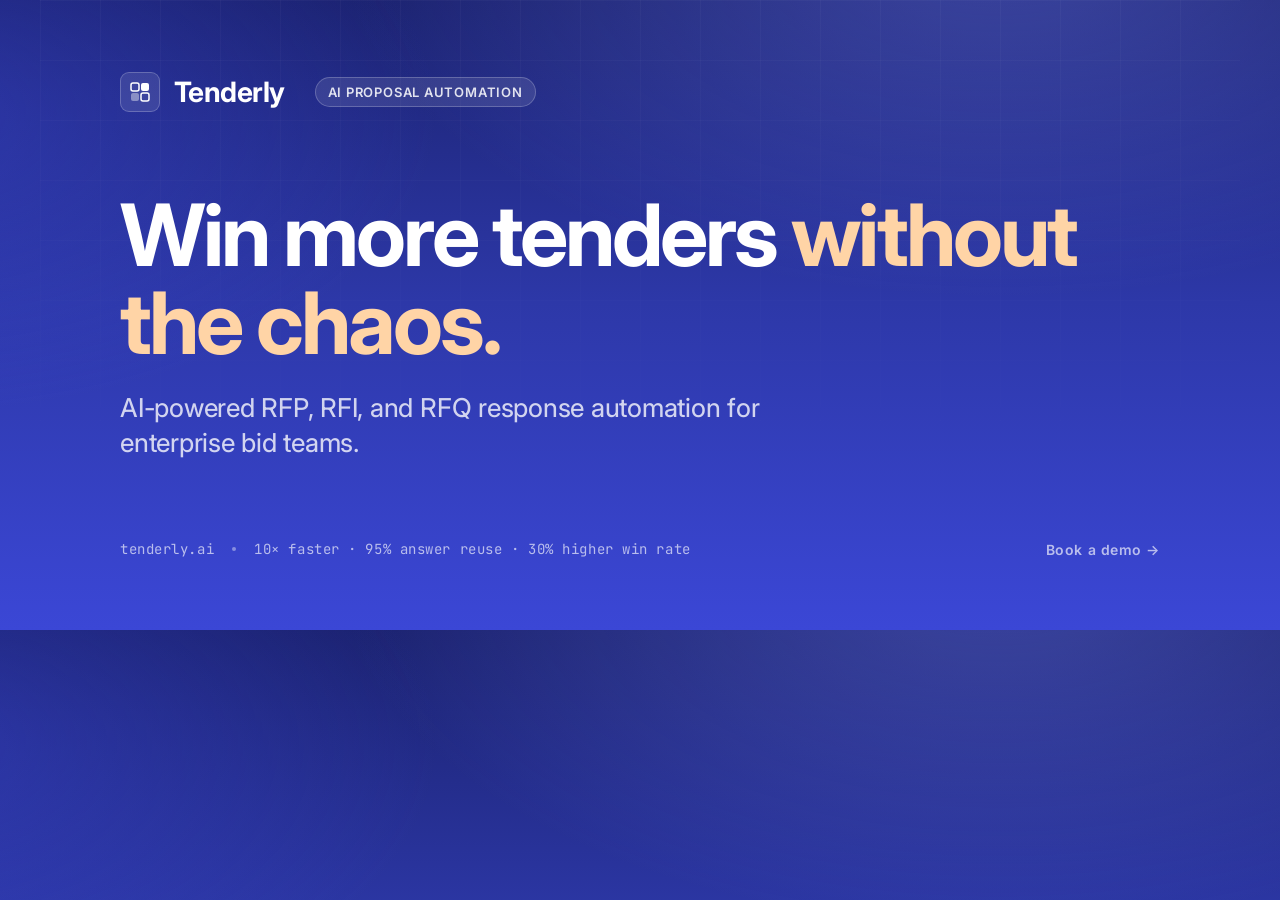
<file: og-image.html>
<!doctype html>
<html lang="en">
<head>
  <meta charset="utf-8" />
  <title>OG image · Tenderly</title>
  <link rel="preconnect" href="https://fonts.googleapis.com" />
  <link rel="preconnect" href="https://fonts.gstatic.com" crossorigin />
  <link href="https://fonts.googleapis.com/css2?family=Inter:wght@500;600;650;700;800&family=JetBrains+Mono:wght@500&display=swap" rel="stylesheet" />
  <style>
    /* Screenshot this page at 1200×630, save as og.png */
    *, *::before, *::after { box-sizing: border-box; }
    html, body { margin: 0; padding: 0; }
    body {
      width: 1200px; height: 630px;
      margin: 0 auto;
      font-family: 'Inter', -apple-system, BlinkMacSystemFont, system-ui, sans-serif;
      color: #FFFFFF;
      background:
        radial-gradient(1100px 600px at 78% -10%, rgba(124,138,255,0.35), transparent 60%),
        radial-gradient(900px 500px at -8% 18%, rgba(59,71,214,0.42), transparent 60%),
        linear-gradient(180deg, #1B2270 0%, #2D38A8 48%, #3B47D6 100%);
      overflow: hidden;
      position: relative;
      -webkit-font-smoothing: antialiased;
      letter-spacing: -0.015em;
    }
    /* Faint grid texture so it doesn't read flat */
    body::before {
      content: ""; position: absolute; inset: 0;
      background-image:
        linear-gradient(rgba(255,255,255,0.045) 1px, transparent 1px),
        linear-gradient(90deg, rgba(255,255,255,0.045) 1px, transparent 1px);
      background-size: 60px 60px;
      mask-image: linear-gradient(180deg, rgba(0,0,0,0.7), transparent 80%);
      -webkit-mask-image: linear-gradient(180deg, rgba(0,0,0,0.7), transparent 80%);
      pointer-events: none;
    }
    .og {
      position: relative; z-index: 1;
      width: 100%; height: 100%;
      padding: 72px 80px;
      display: flex; flex-direction: column; justify-content: space-between;
    }
    .top { display: flex; align-items: center; gap: 14px; }
    .mark {
      width: 40px; height: 40px;
      display: grid; place-items: center;
      background: rgba(255,255,255,0.10);
      border: 1px solid rgba(255,255,255,0.22);
      border-radius: 9px;
    }
    .wordmark { font-size: 28px; font-weight: 700; letter-spacing: -0.02em; }
    .badge {
      margin-left: 16px;
      padding: 6px 12px;
      font-size: 13px; font-weight: 600;
      letter-spacing: 0.06em; text-transform: uppercase;
      color: rgba(255,255,255,0.85);
      background: rgba(255,255,255,0.10);
      border: 1px solid rgba(255,255,255,0.22);
      border-radius: 999px;
    }

    .stack { display: flex; flex-direction: column; gap: 22px; max-width: 980px; }
    .headline {
      font-size: 86px;
      line-height: 1.02;
      font-weight: 700;
      letter-spacing: -0.035em;
      margin: 0;
    }
    .headline em {
      font-style: normal;
      color: #FFD4A6;
    }
    .sub {
      font-size: 26px;
      line-height: 1.35;
      color: rgba(255,255,255,0.78);
      font-weight: 450;
      margin: 0;
      max-width: 760px;
    }

    .foot {
      display: flex; align-items: center; justify-content: space-between;
      font-family: 'JetBrains Mono', ui-monospace, monospace;
      font-size: 14px;
      letter-spacing: 0.04em;
      color: rgba(255,255,255,0.65);
    }
    .foot .left { display: flex; align-items: center; gap: 18px; }
    .foot .dot { width: 4px; height: 4px; border-radius: 50%; background: rgba(255,255,255,0.4); }
    .foot .arrow { font-family: 'Inter', sans-serif; font-weight: 600; }
  </style>
</head>
<body>

<div class="og">

  <div class="top">
    <div class="mark" aria-hidden="true">
      <svg width="22" height="22" viewBox="0 0 22 22">
        <rect x="2"  y="2"  width="8" height="8" rx="2" fill="none" stroke="#FFFFFF" stroke-width="1.5"/>
        <rect x="12" y="2"  width="8" height="8" rx="2" fill="#FFFFFF"/>
        <rect x="2"  y="12" width="8" height="8" rx="2" fill="#FFFFFF" opacity="0.4"/>
        <rect x="12" y="12" width="8" height="8" rx="2" fill="none" stroke="#FFFFFF" stroke-width="1.5"/>
      </svg>
    </div>
    <span class="wordmark">Tenderly</span>
    <span class="badge">AI Proposal Automation</span>
  </div>

  <div class="stack">
    <h1 class="headline">Win more tenders <em>without the chaos.</em></h1>
    <p class="sub">AI-powered RFP, RFI, and RFQ response automation for enterprise bid teams.</p>
  </div>

  <div class="foot">
    <div class="left">
      <span>tenderly.ai</span>
      <span class="dot"></span>
      <span>10× faster · 95% answer reuse · 30% higher win rate</span>
    </div>
    <span class="arrow">Book a demo →</span>
  </div>

</div>

</body>
</html>
</file>
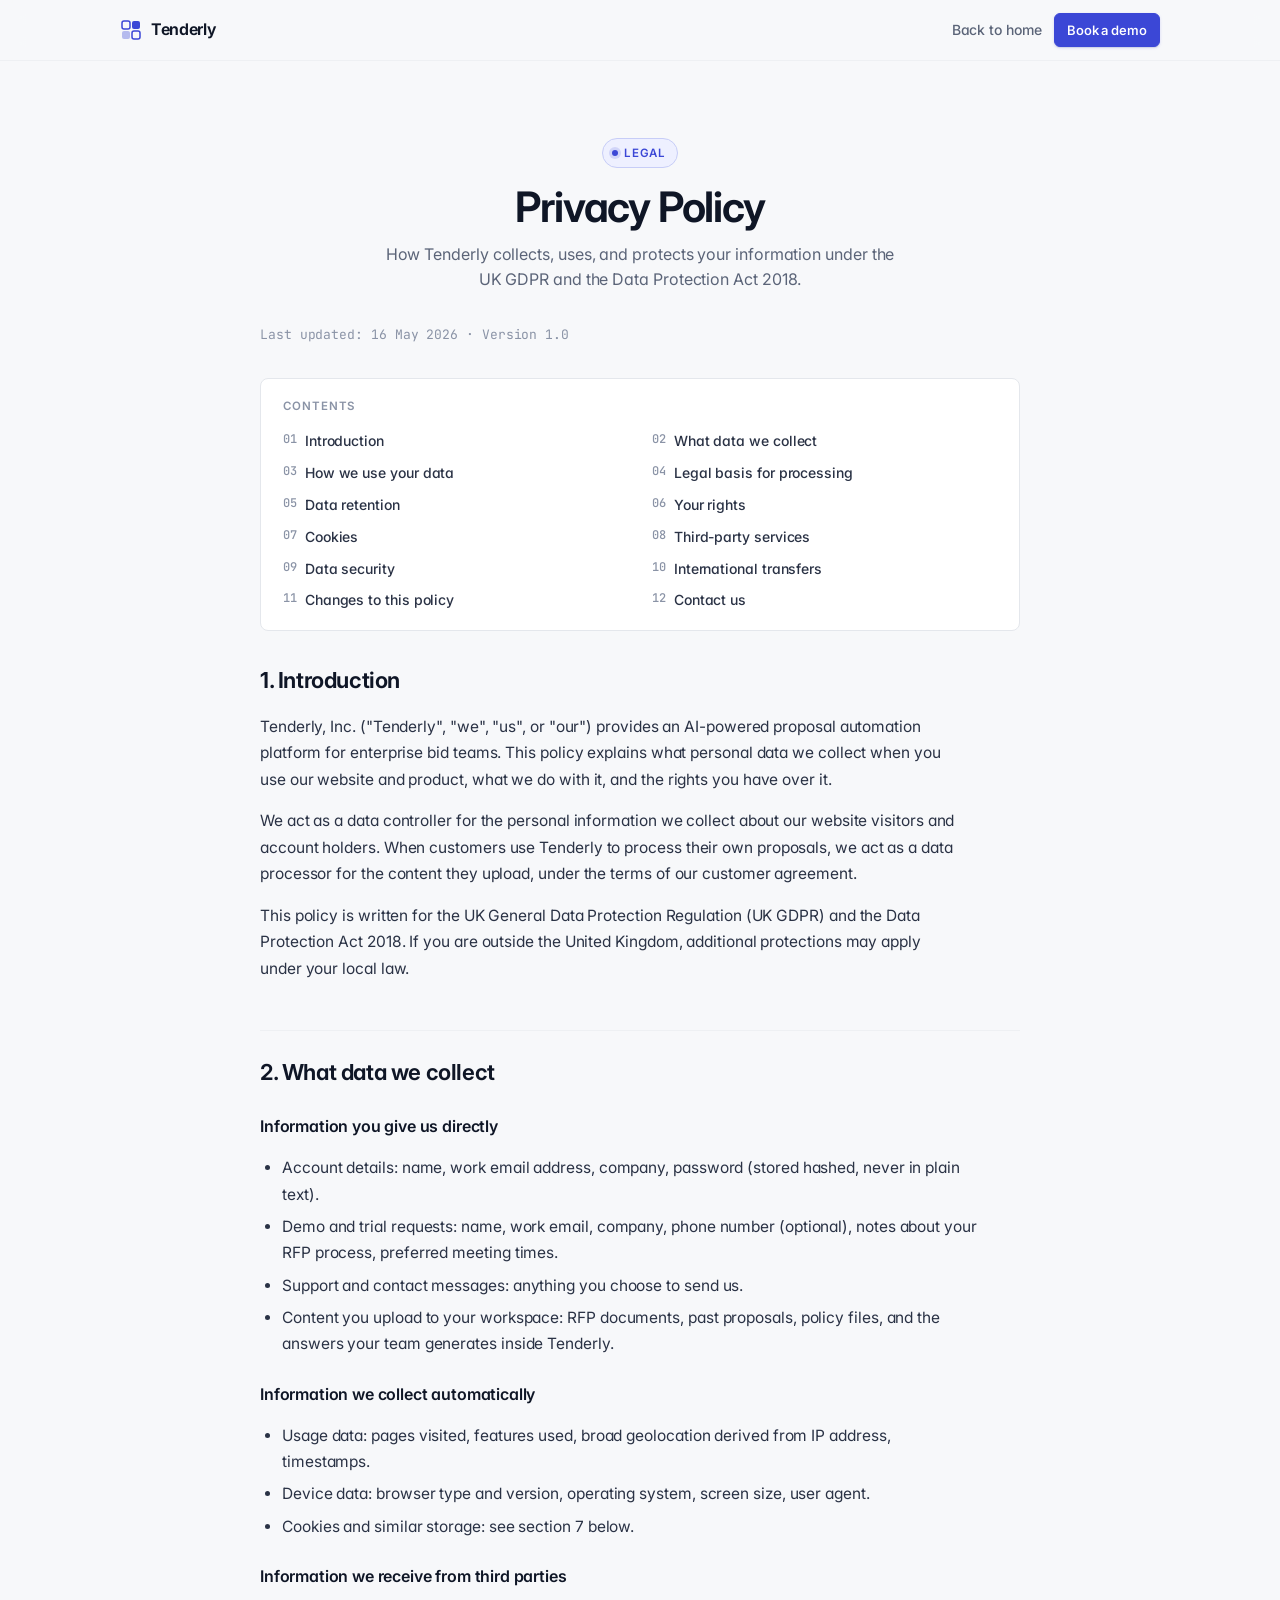
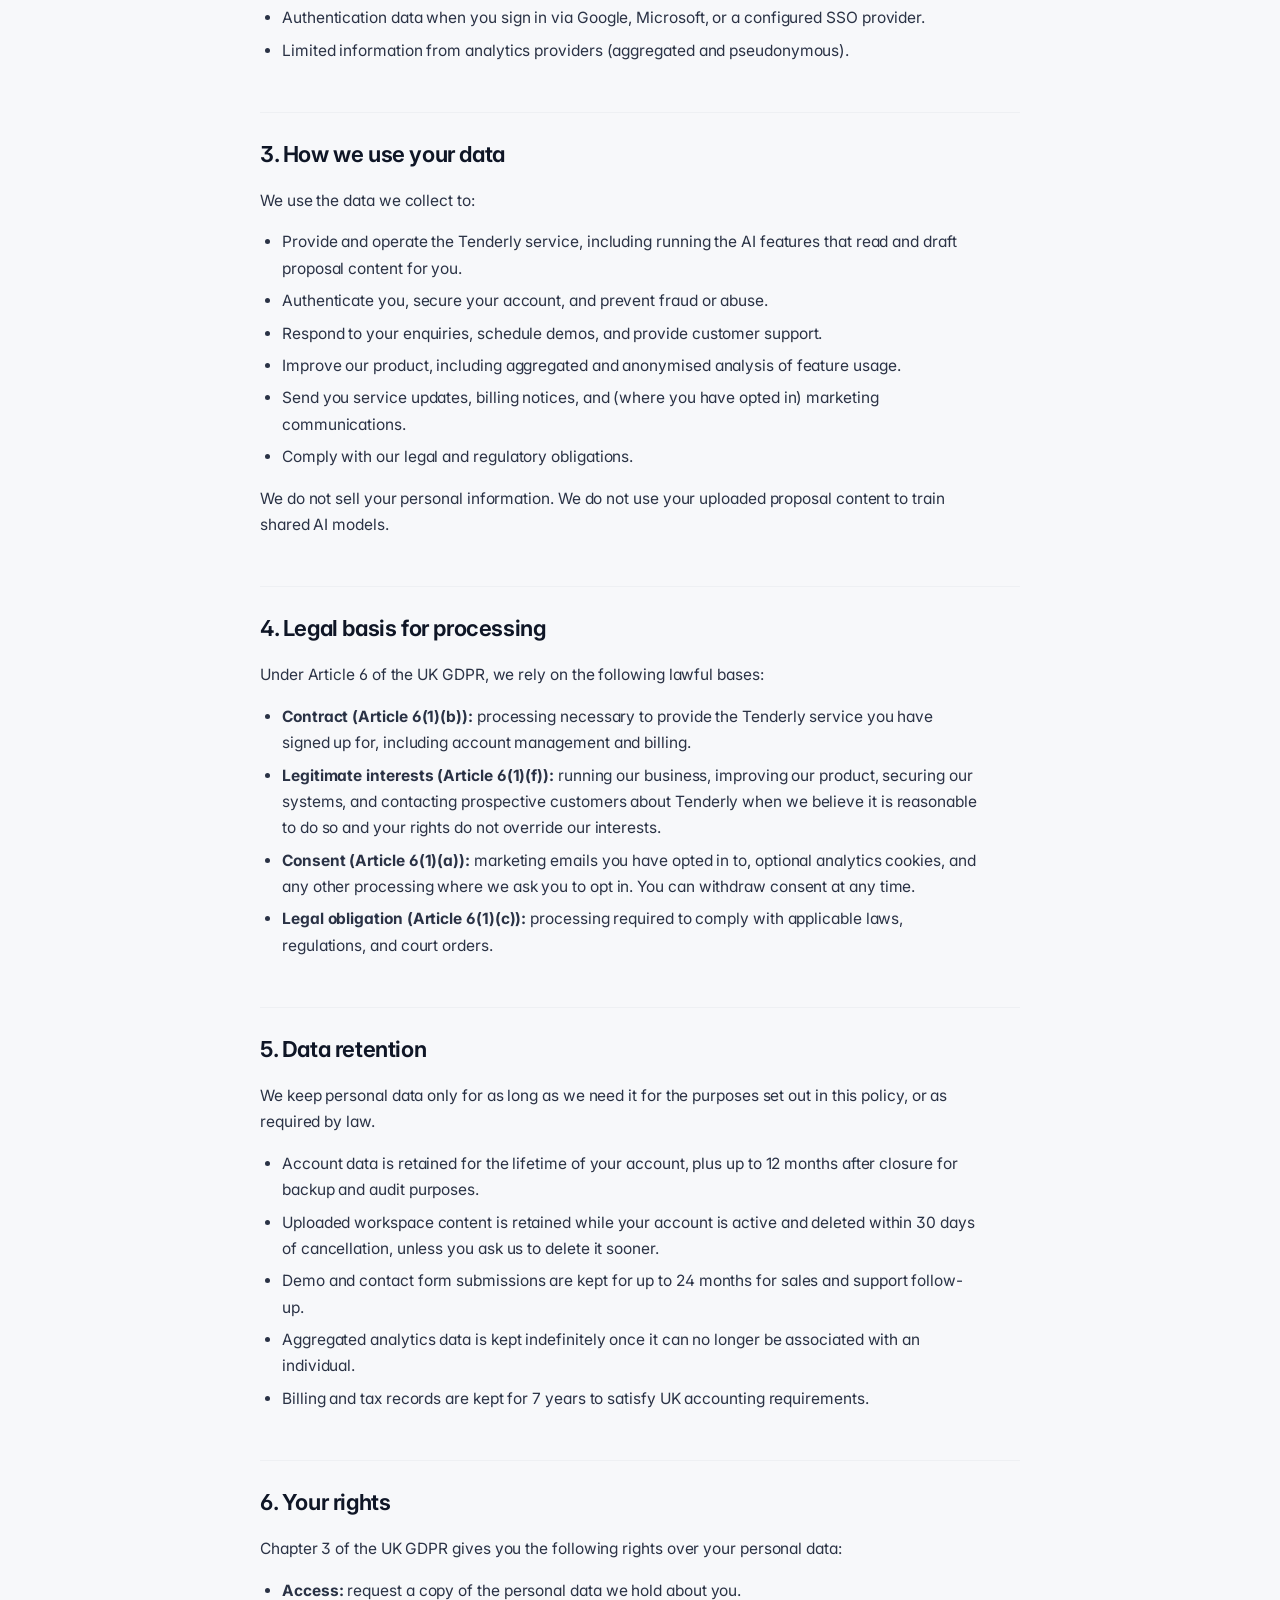
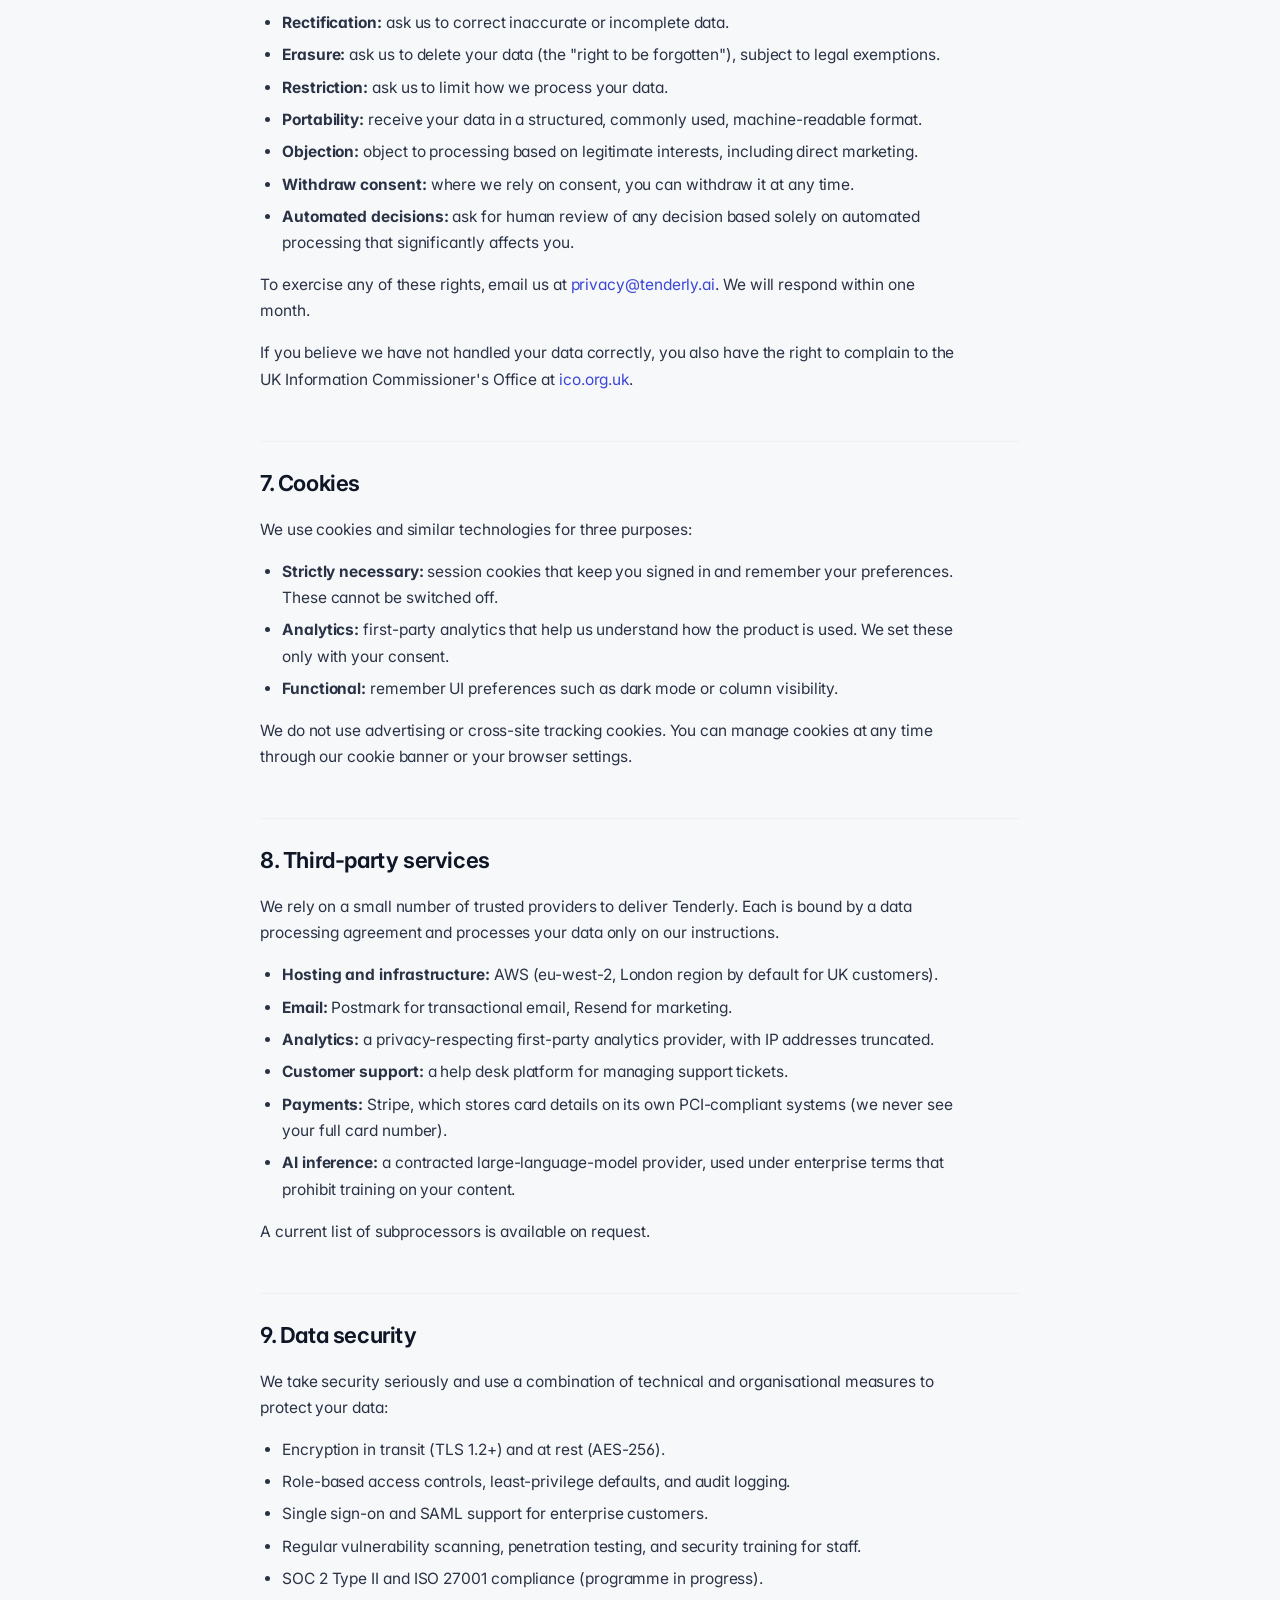
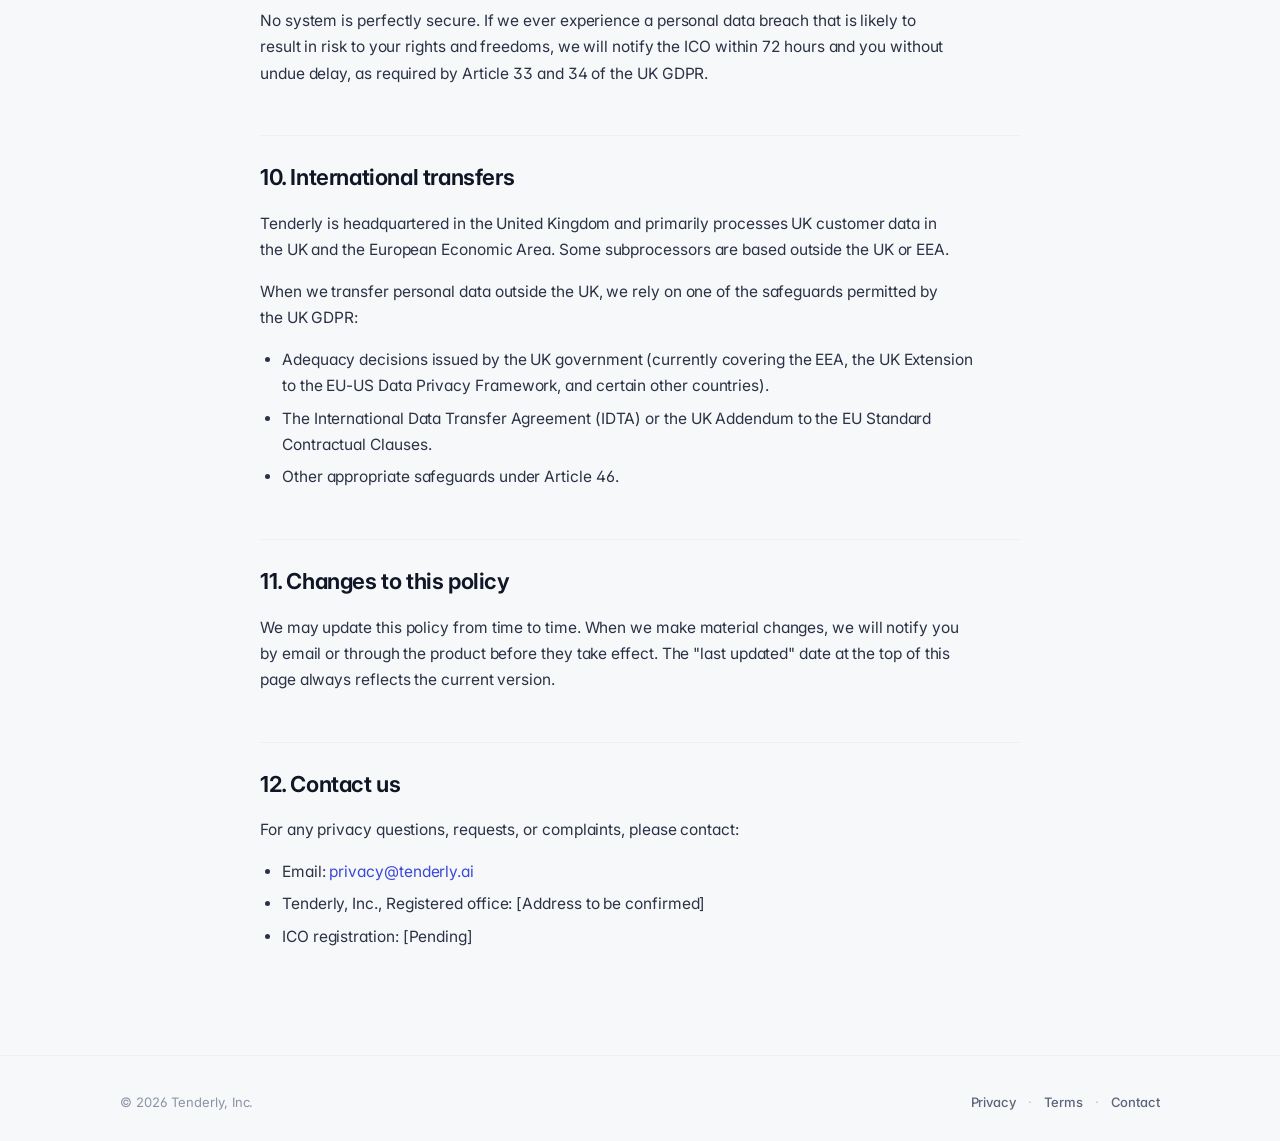
<file: privacy.html>
<!doctype html>
<html lang="en">
<head>
  <meta charset="utf-8" />
  <meta name="viewport" content="width=device-width, initial-scale=1, viewport-fit=cover" />
  <meta name="color-scheme" content="light" />
  <meta name="theme-color" content="#F7F8FA" />

  <title>Privacy Policy · Tenderly</title>
  <meta name="description" content="Tenderly's UK GDPR privacy policy. What data we collect, how we use it, your rights, and how to contact us." />

  <link rel="icon" type="image/svg+xml" href="favicon.svg" />
  <link rel="preconnect" href="https://fonts.googleapis.com" />
  <link rel="preconnect" href="https://fonts.gstatic.com" crossorigin />
  <link href="https://fonts.googleapis.com/css2?family=Inter:wght@400;500;550;600;650;700&family=JetBrains+Mono:wght@400;500&display=swap" rel="stylesheet" />
  <link rel="stylesheet" href="pages.css" />
</head>
<body>

<header class="site-nav" role="banner">
  <div class="container site-nav__inner">
    <a class="brand" href="index.html" aria-label="Tenderly home">
      <svg class="brand__mark" width="22" height="22" viewBox="0 0 22 22" aria-hidden="true">
        <rect x="2"  y="2"  width="8" height="8" rx="2" fill="none" stroke="currentColor" stroke-width="1.5"/>
        <rect x="12" y="2"  width="8" height="8" rx="2" fill="currentColor"/>
        <rect x="2"  y="12" width="8" height="8" rx="2" fill="currentColor" opacity="0.35"/>
        <rect x="12" y="12" width="8" height="8" rx="2" fill="none" stroke="currentColor" stroke-width="1.5"/>
      </svg>
      <span class="brand__word">Tenderly</span>
    </a>
    <div class="site-nav__cta">
      <a class="quiet" href="index.html">Back to home</a>
      <a class="btn btn--sm" href="demo.html">Book a demo</a>
    </div>
  </div>
</header>

<main class="page">
  <div class="container">

    <div class="page__head">
      <span class="page__eyebrow"><i></i>Legal</span>
      <h1 class="page__title">Privacy Policy</h1>
      <p class="page__sub">How Tenderly collects, uses, and protects your information under the UK GDPR and the Data Protection Act 2018.</p>
    </div>

    <article class="longform">

      <p class="meta">Last updated: 16 May 2026 · Version 1.0</p>

      <nav class="toc" aria-label="Contents">
        <h3>Contents</h3>
        <ol>
          <li><a href="#s1">Introduction</a></li>
          <li><a href="#s2">What data we collect</a></li>
          <li><a href="#s3">How we use your data</a></li>
          <li><a href="#s4">Legal basis for processing</a></li>
          <li><a href="#s5">Data retention</a></li>
          <li><a href="#s6">Your rights</a></li>
          <li><a href="#s7">Cookies</a></li>
          <li><a href="#s8">Third-party services</a></li>
          <li><a href="#s9">Data security</a></li>
          <li><a href="#s10">International transfers</a></li>
          <li><a href="#s11">Changes to this policy</a></li>
          <li><a href="#s12">Contact us</a></li>
        </ol>
      </nav>

      <h2 id="s1">1. Introduction</h2>
      <p>Tenderly, Inc. ("Tenderly", "we", "us", or "our") provides an AI-powered proposal automation platform for enterprise bid teams. This policy explains what personal data we collect when you use our website and product, what we do with it, and the rights you have over it.</p>
      <p>We act as a data controller for the personal information we collect about our website visitors and account holders. When customers use Tenderly to process their own proposals, we act as a data processor for the content they upload, under the terms of our customer agreement.</p>
      <p>This policy is written for the UK General Data Protection Regulation (UK GDPR) and the Data Protection Act 2018. If you are outside the United Kingdom, additional protections may apply under your local law.</p>

      <h2 id="s2">2. What data we collect</h2>
      <h3>Information you give us directly</h3>
      <ul>
        <li>Account details: name, work email address, company, password (stored hashed, never in plain text).</li>
        <li>Demo and trial requests: name, work email, company, phone number (optional), notes about your RFP process, preferred meeting times.</li>
        <li>Support and contact messages: anything you choose to send us.</li>
        <li>Content you upload to your workspace: RFP documents, past proposals, policy files, and the answers your team generates inside Tenderly.</li>
      </ul>

      <h3>Information we collect automatically</h3>
      <ul>
        <li>Usage data: pages visited, features used, broad geolocation derived from IP address, timestamps.</li>
        <li>Device data: browser type and version, operating system, screen size, user agent.</li>
        <li>Cookies and similar storage: see section 7 below.</li>
      </ul>

      <h3>Information we receive from third parties</h3>
      <ul>
        <li>Authentication data when you sign in via Google, Microsoft, or a configured SSO provider.</li>
        <li>Limited information from analytics providers (aggregated and pseudonymous).</li>
      </ul>

      <h2 id="s3">3. How we use your data</h2>
      <p>We use the data we collect to:</p>
      <ul>
        <li>Provide and operate the Tenderly service, including running the AI features that read and draft proposal content for you.</li>
        <li>Authenticate you, secure your account, and prevent fraud or abuse.</li>
        <li>Respond to your enquiries, schedule demos, and provide customer support.</li>
        <li>Improve our product, including aggregated and anonymised analysis of feature usage.</li>
        <li>Send you service updates, billing notices, and (where you have opted in) marketing communications.</li>
        <li>Comply with our legal and regulatory obligations.</li>
      </ul>
      <p>We do not sell your personal information. We do not use your uploaded proposal content to train shared AI models.</p>

      <h2 id="s4">4. Legal basis for processing</h2>
      <p>Under Article 6 of the UK GDPR, we rely on the following lawful bases:</p>
      <ul>
        <li><strong>Contract (Article 6(1)(b)):</strong> processing necessary to provide the Tenderly service you have signed up for, including account management and billing.</li>
        <li><strong>Legitimate interests (Article 6(1)(f)):</strong> running our business, improving our product, securing our systems, and contacting prospective customers about Tenderly when we believe it is reasonable to do so and your rights do not override our interests.</li>
        <li><strong>Consent (Article 6(1)(a)):</strong> marketing emails you have opted in to, optional analytics cookies, and any other processing where we ask you to opt in. You can withdraw consent at any time.</li>
        <li><strong>Legal obligation (Article 6(1)(c)):</strong> processing required to comply with applicable laws, regulations, and court orders.</li>
      </ul>

      <h2 id="s5">5. Data retention</h2>
      <p>We keep personal data only for as long as we need it for the purposes set out in this policy, or as required by law.</p>
      <ul>
        <li>Account data is retained for the lifetime of your account, plus up to 12 months after closure for backup and audit purposes.</li>
        <li>Uploaded workspace content is retained while your account is active and deleted within 30 days of cancellation, unless you ask us to delete it sooner.</li>
        <li>Demo and contact form submissions are kept for up to 24 months for sales and support follow-up.</li>
        <li>Aggregated analytics data is kept indefinitely once it can no longer be associated with an individual.</li>
        <li>Billing and tax records are kept for 7 years to satisfy UK accounting requirements.</li>
      </ul>

      <h2 id="s6">6. Your rights</h2>
      <p>Chapter 3 of the UK GDPR gives you the following rights over your personal data:</p>
      <ul>
        <li><strong>Access:</strong> request a copy of the personal data we hold about you.</li>
        <li><strong>Rectification:</strong> ask us to correct inaccurate or incomplete data.</li>
        <li><strong>Erasure:</strong> ask us to delete your data (the "right to be forgotten"), subject to legal exemptions.</li>
        <li><strong>Restriction:</strong> ask us to limit how we process your data.</li>
        <li><strong>Portability:</strong> receive your data in a structured, commonly used, machine-readable format.</li>
        <li><strong>Objection:</strong> object to processing based on legitimate interests, including direct marketing.</li>
        <li><strong>Withdraw consent:</strong> where we rely on consent, you can withdraw it at any time.</li>
        <li><strong>Automated decisions:</strong> ask for human review of any decision based solely on automated processing that significantly affects you.</li>
      </ul>
      <p>To exercise any of these rights, email us at <a href="mailto:privacy@tenderly.ai">privacy@tenderly.ai</a>. We will respond within one month.</p>
      <p>If you believe we have not handled your data correctly, you also have the right to complain to the UK Information Commissioner's Office at <a href="https://ico.org.uk">ico.org.uk</a>.</p>

      <h2 id="s7">7. Cookies</h2>
      <p>We use cookies and similar technologies for three purposes:</p>
      <ul>
        <li><strong>Strictly necessary:</strong> session cookies that keep you signed in and remember your preferences. These cannot be switched off.</li>
        <li><strong>Analytics:</strong> first-party analytics that help us understand how the product is used. We set these only with your consent.</li>
        <li><strong>Functional:</strong> remember UI preferences such as dark mode or column visibility.</li>
      </ul>
      <p>We do not use advertising or cross-site tracking cookies. You can manage cookies at any time through our cookie banner or your browser settings.</p>

      <h2 id="s8">8. Third-party services</h2>
      <p>We rely on a small number of trusted providers to deliver Tenderly. Each is bound by a data processing agreement and processes your data only on our instructions.</p>
      <ul>
        <li><strong>Hosting and infrastructure:</strong> AWS (eu-west-2, London region by default for UK customers).</li>
        <li><strong>Email:</strong> Postmark for transactional email, Resend for marketing.</li>
        <li><strong>Analytics:</strong> a privacy-respecting first-party analytics provider, with IP addresses truncated.</li>
        <li><strong>Customer support:</strong> a help desk platform for managing support tickets.</li>
        <li><strong>Payments:</strong> Stripe, which stores card details on its own PCI-compliant systems (we never see your full card number).</li>
        <li><strong>AI inference:</strong> a contracted large-language-model provider, used under enterprise terms that prohibit training on your content.</li>
      </ul>
      <p>A current list of subprocessors is available on request.</p>

      <h2 id="s9">9. Data security</h2>
      <p>We take security seriously and use a combination of technical and organisational measures to protect your data:</p>
      <ul>
        <li>Encryption in transit (TLS 1.2+) and at rest (AES-256).</li>
        <li>Role-based access controls, least-privilege defaults, and audit logging.</li>
        <li>Single sign-on and SAML support for enterprise customers.</li>
        <li>Regular vulnerability scanning, penetration testing, and security training for staff.</li>
        <li>SOC 2 Type II and ISO 27001 compliance (programme in progress).</li>
      </ul>
      <p>No system is perfectly secure. If we ever experience a personal data breach that is likely to result in risk to your rights and freedoms, we will notify the ICO within 72 hours and you without undue delay, as required by Article 33 and 34 of the UK GDPR.</p>

      <h2 id="s10">10. International transfers</h2>
      <p>Tenderly is headquartered in the United Kingdom and primarily processes UK customer data in the UK and the European Economic Area. Some subprocessors are based outside the UK or EEA.</p>
      <p>When we transfer personal data outside the UK, we rely on one of the safeguards permitted by the UK GDPR:</p>
      <ul>
        <li>Adequacy decisions issued by the UK government (currently covering the EEA, the UK Extension to the EU-US Data Privacy Framework, and certain other countries).</li>
        <li>The International Data Transfer Agreement (IDTA) or the UK Addendum to the EU Standard Contractual Clauses.</li>
        <li>Other appropriate safeguards under Article 46.</li>
      </ul>

      <h2 id="s11">11. Changes to this policy</h2>
      <p>We may update this policy from time to time. When we make material changes, we will notify you by email or through the product before they take effect. The "last updated" date at the top of this page always reflects the current version.</p>

      <h2 id="s12">12. Contact us</h2>
      <p>For any privacy questions, requests, or complaints, please contact:</p>
      <ul>
        <li>Email: <a href="mailto:privacy@tenderly.ai">privacy@tenderly.ai</a></li>
        <li>Tenderly, Inc., Registered office: [Address to be confirmed]</li>
        <li>ICO registration: [Pending]</li>
      </ul>

    </article>

  </div>
</main>

<footer class="site-foot" role="contentinfo">
  <div class="container site-foot__inner">
    <span>© 2026 Tenderly, Inc.</span>
    <div class="site-foot__legal">
      <a href="privacy.html">Privacy</a>
      <span class="sep">·</span>
      <a href="terms.html">Terms</a>
      <span class="sep">·</span>
      <a href="contact.html">Contact</a>
    </div>
  </div>
</footer>

</body>
</html>
</file>
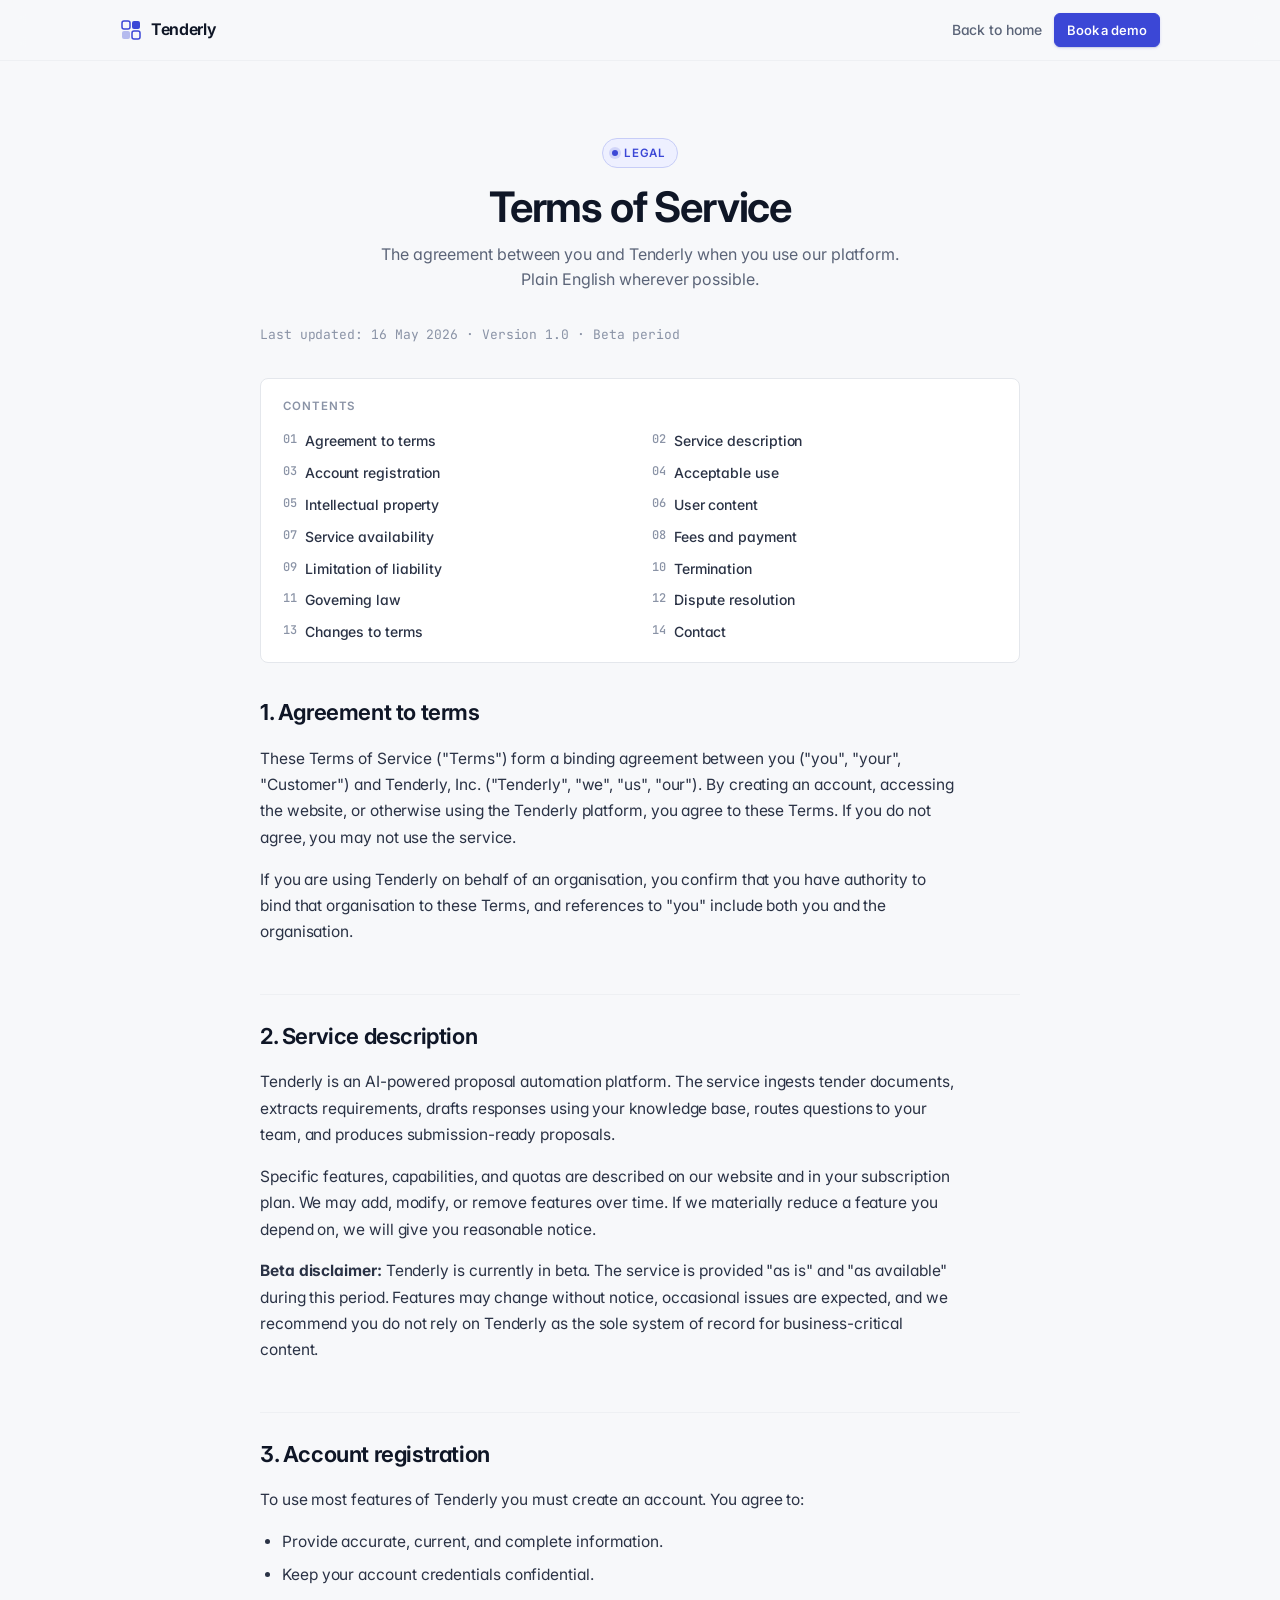
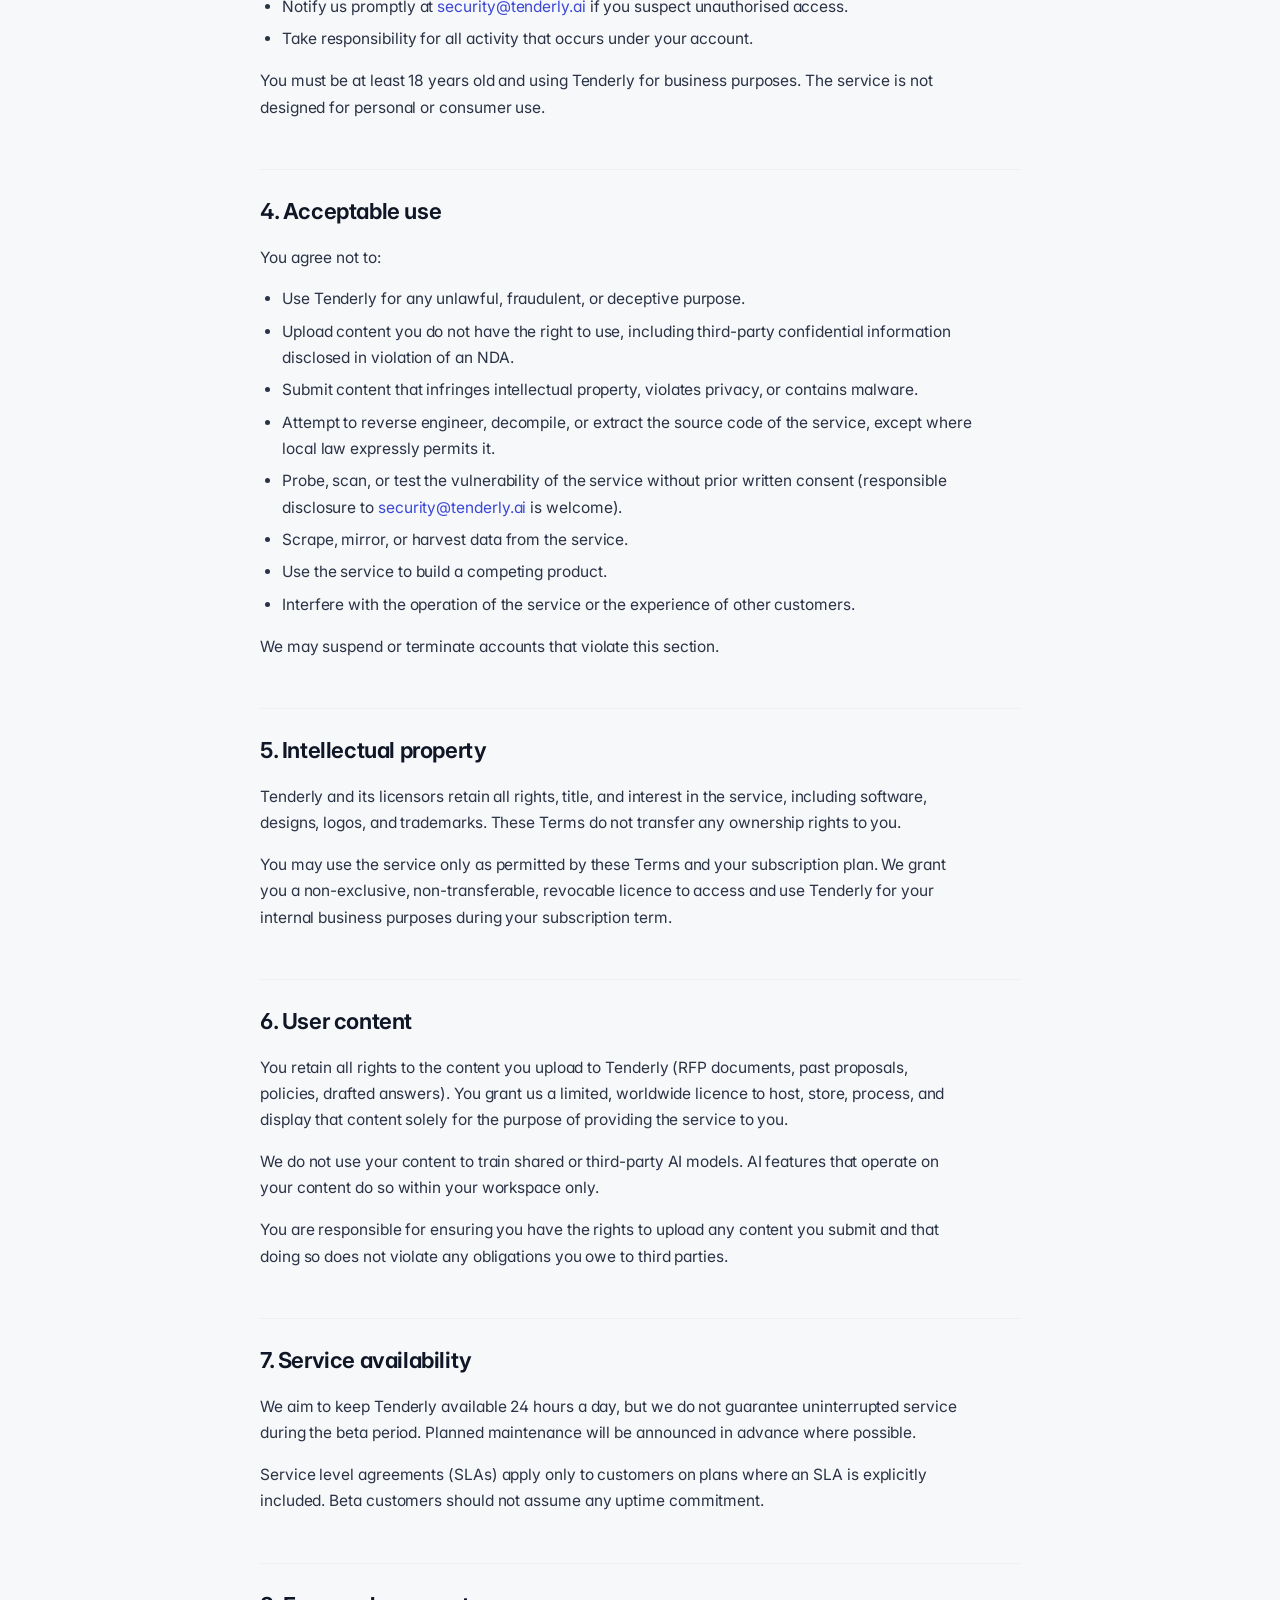
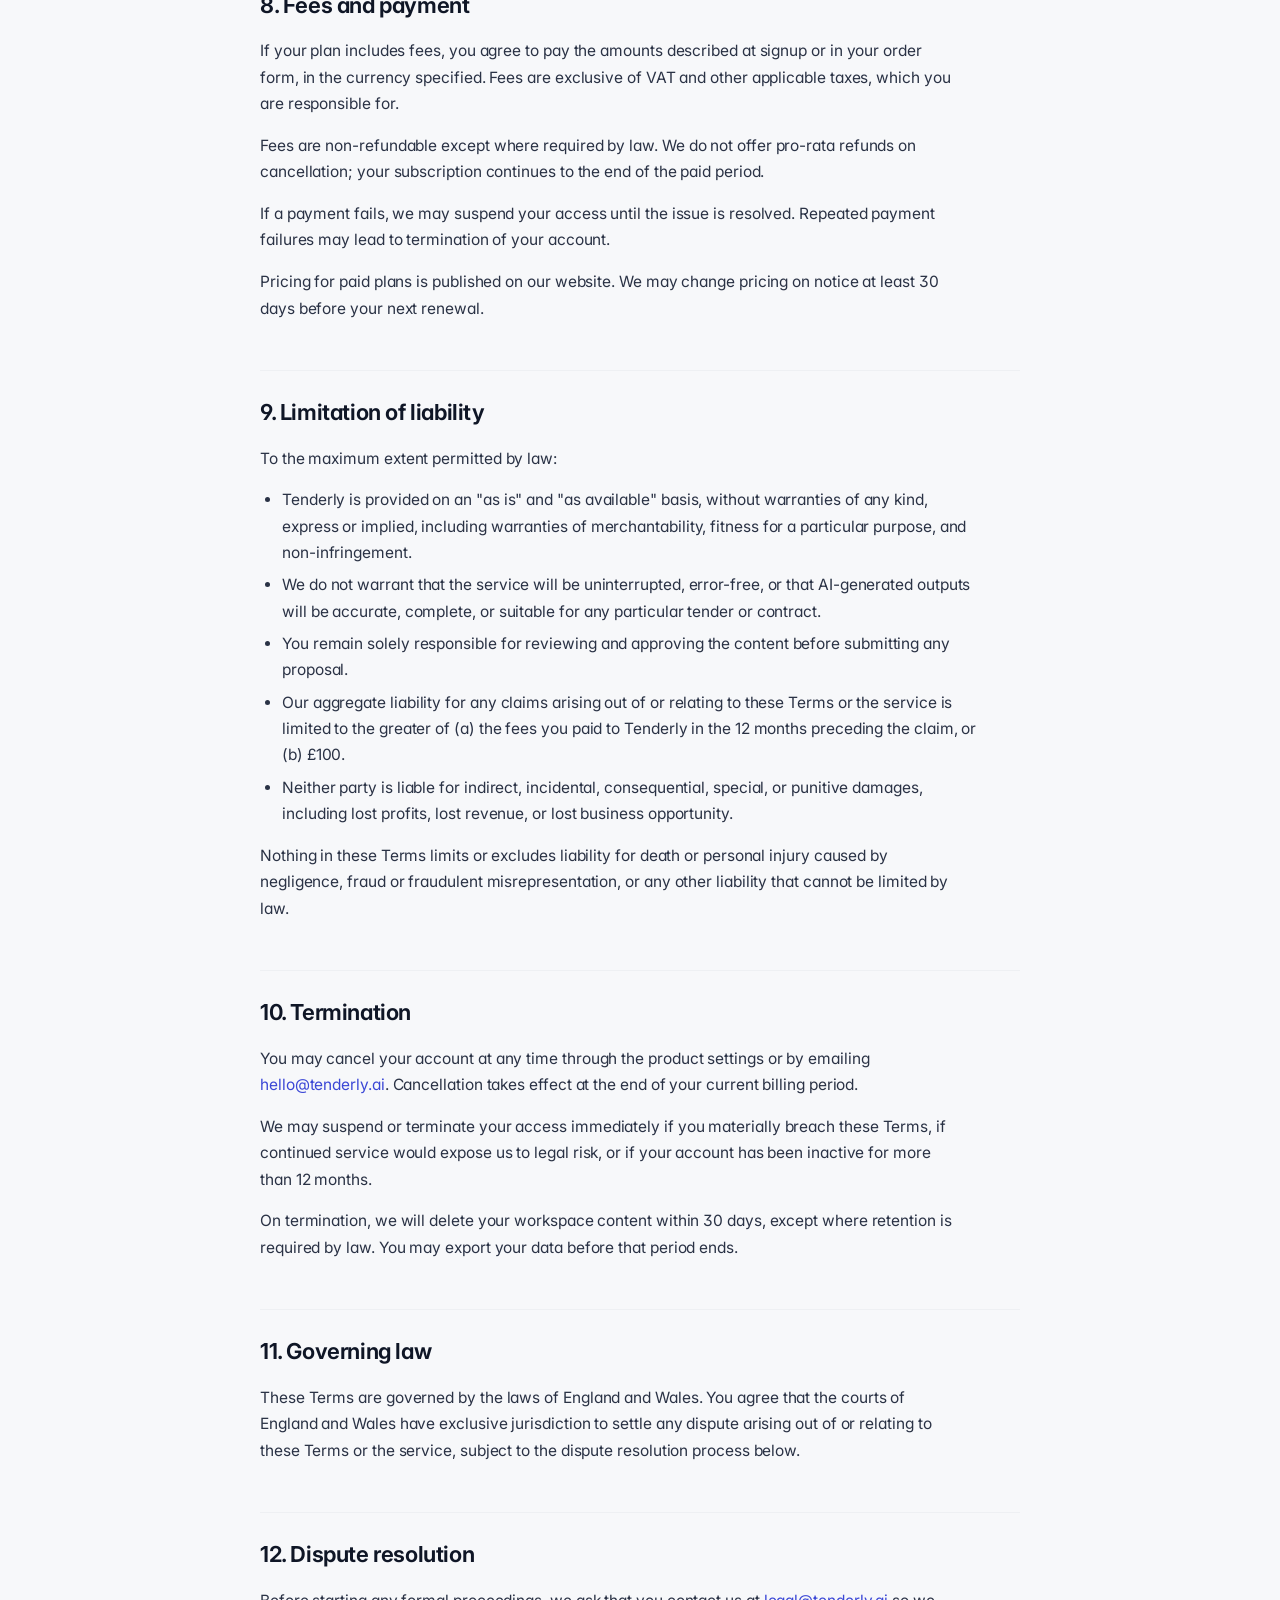
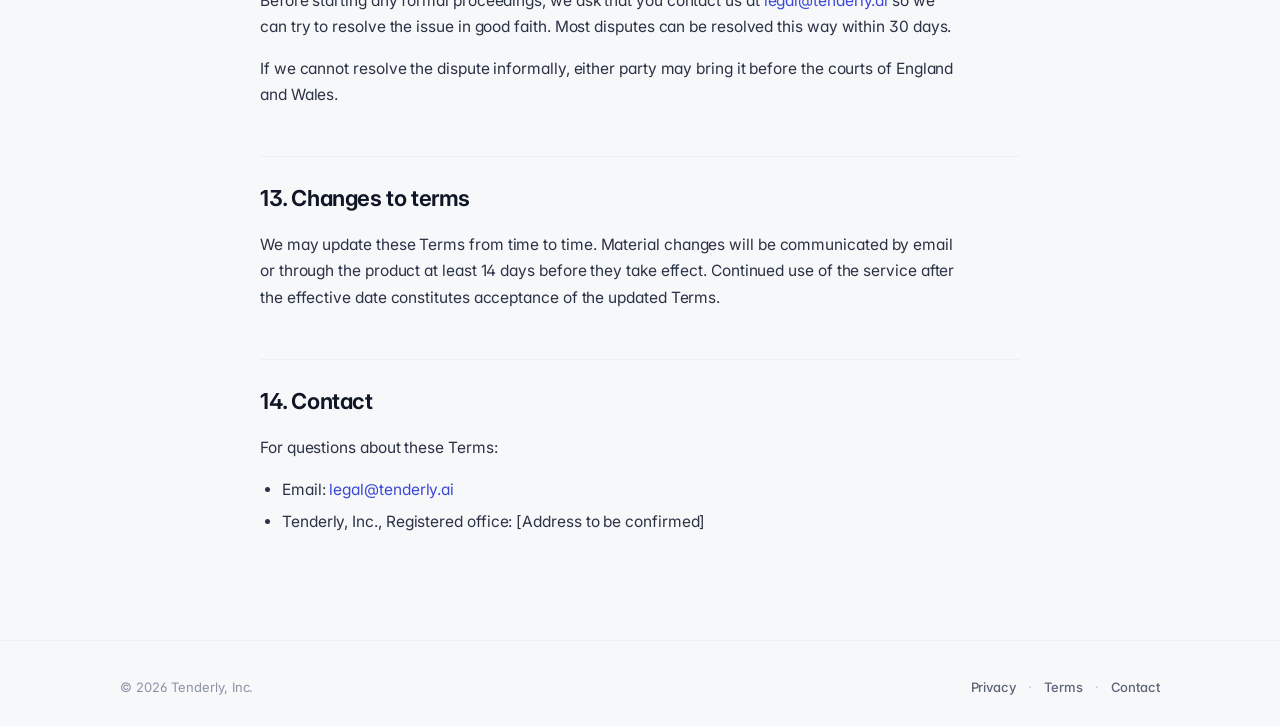
<file: terms.html>
<!doctype html>
<html lang="en">
<head>
  <meta charset="utf-8" />
  <meta name="viewport" content="width=device-width, initial-scale=1, viewport-fit=cover" />
  <meta name="color-scheme" content="light" />
  <meta name="theme-color" content="#F7F8FA" />

  <title>Terms of Service · Tenderly</title>
  <meta name="description" content="Tenderly's terms of service. The agreement that governs your use of our AI proposal automation platform." />

  <link rel="icon" type="image/svg+xml" href="favicon.svg" />
  <link rel="preconnect" href="https://fonts.googleapis.com" />
  <link rel="preconnect" href="https://fonts.gstatic.com" crossorigin />
  <link href="https://fonts.googleapis.com/css2?family=Inter:wght@400;500;550;600;650;700&family=JetBrains+Mono:wght@400;500&display=swap" rel="stylesheet" />
  <link rel="stylesheet" href="pages.css" />
</head>
<body>

<header class="site-nav" role="banner">
  <div class="container site-nav__inner">
    <a class="brand" href="index.html" aria-label="Tenderly home">
      <svg class="brand__mark" width="22" height="22" viewBox="0 0 22 22" aria-hidden="true">
        <rect x="2"  y="2"  width="8" height="8" rx="2" fill="none" stroke="currentColor" stroke-width="1.5"/>
        <rect x="12" y="2"  width="8" height="8" rx="2" fill="currentColor"/>
        <rect x="2"  y="12" width="8" height="8" rx="2" fill="currentColor" opacity="0.35"/>
        <rect x="12" y="12" width="8" height="8" rx="2" fill="none" stroke="currentColor" stroke-width="1.5"/>
      </svg>
      <span class="brand__word">Tenderly</span>
    </a>
    <div class="site-nav__cta">
      <a class="quiet" href="index.html">Back to home</a>
      <a class="btn btn--sm" href="demo.html">Book a demo</a>
    </div>
  </div>
</header>

<main class="page">
  <div class="container">

    <div class="page__head">
      <span class="page__eyebrow"><i></i>Legal</span>
      <h1 class="page__title">Terms of Service</h1>
      <p class="page__sub">The agreement between you and Tenderly when you use our platform. Plain English wherever possible.</p>
    </div>

    <article class="longform">

      <p class="meta">Last updated: 16 May 2026 · Version 1.0 · Beta period</p>

      <nav class="toc" aria-label="Contents">
        <h3>Contents</h3>
        <ol>
          <li><a href="#s1">Agreement to terms</a></li>
          <li><a href="#s2">Service description</a></li>
          <li><a href="#s3">Account registration</a></li>
          <li><a href="#s4">Acceptable use</a></li>
          <li><a href="#s5">Intellectual property</a></li>
          <li><a href="#s6">User content</a></li>
          <li><a href="#s7">Service availability</a></li>
          <li><a href="#s8">Fees and payment</a></li>
          <li><a href="#s9">Limitation of liability</a></li>
          <li><a href="#s10">Termination</a></li>
          <li><a href="#s11">Governing law</a></li>
          <li><a href="#s12">Dispute resolution</a></li>
          <li><a href="#s13">Changes to terms</a></li>
          <li><a href="#s14">Contact</a></li>
        </ol>
      </nav>

      <h2 id="s1">1. Agreement to terms</h2>
      <p>These Terms of Service ("Terms") form a binding agreement between you ("you", "your", "Customer") and Tenderly, Inc. ("Tenderly", "we", "us", "our"). By creating an account, accessing the website, or otherwise using the Tenderly platform, you agree to these Terms. If you do not agree, you may not use the service.</p>
      <p>If you are using Tenderly on behalf of an organisation, you confirm that you have authority to bind that organisation to these Terms, and references to "you" include both you and the organisation.</p>

      <h2 id="s2">2. Service description</h2>
      <p>Tenderly is an AI-powered proposal automation platform. The service ingests tender documents, extracts requirements, drafts responses using your knowledge base, routes questions to your team, and produces submission-ready proposals.</p>
      <p>Specific features, capabilities, and quotas are described on our website and in your subscription plan. We may add, modify, or remove features over time. If we materially reduce a feature you depend on, we will give you reasonable notice.</p>
      <p><strong>Beta disclaimer:</strong> Tenderly is currently in beta. The service is provided "as is" and "as available" during this period. Features may change without notice, occasional issues are expected, and we recommend you do not rely on Tenderly as the sole system of record for business-critical content.</p>

      <h2 id="s3">3. Account registration</h2>
      <p>To use most features of Tenderly you must create an account. You agree to:</p>
      <ul>
        <li>Provide accurate, current, and complete information.</li>
        <li>Keep your account credentials confidential.</li>
        <li>Notify us promptly at <a href="mailto:security@tenderly.ai">security@tenderly.ai</a> if you suspect unauthorised access.</li>
        <li>Take responsibility for all activity that occurs under your account.</li>
      </ul>
      <p>You must be at least 18 years old and using Tenderly for business purposes. The service is not designed for personal or consumer use.</p>

      <h2 id="s4">4. Acceptable use</h2>
      <p>You agree not to:</p>
      <ul>
        <li>Use Tenderly for any unlawful, fraudulent, or deceptive purpose.</li>
        <li>Upload content you do not have the right to use, including third-party confidential information disclosed in violation of an NDA.</li>
        <li>Submit content that infringes intellectual property, violates privacy, or contains malware.</li>
        <li>Attempt to reverse engineer, decompile, or extract the source code of the service, except where local law expressly permits it.</li>
        <li>Probe, scan, or test the vulnerability of the service without prior written consent (responsible disclosure to <a href="mailto:security@tenderly.ai">security@tenderly.ai</a> is welcome).</li>
        <li>Scrape, mirror, or harvest data from the service.</li>
        <li>Use the service to build a competing product.</li>
        <li>Interfere with the operation of the service or the experience of other customers.</li>
      </ul>
      <p>We may suspend or terminate accounts that violate this section.</p>

      <h2 id="s5">5. Intellectual property</h2>
      <p>Tenderly and its licensors retain all rights, title, and interest in the service, including software, designs, logos, and trademarks. These Terms do not transfer any ownership rights to you.</p>
      <p>You may use the service only as permitted by these Terms and your subscription plan. We grant you a non-exclusive, non-transferable, revocable licence to access and use Tenderly for your internal business purposes during your subscription term.</p>

      <h2 id="s6">6. User content</h2>
      <p>You retain all rights to the content you upload to Tenderly (RFP documents, past proposals, policies, drafted answers). You grant us a limited, worldwide licence to host, store, process, and display that content solely for the purpose of providing the service to you.</p>
      <p>We do not use your content to train shared or third-party AI models. AI features that operate on your content do so within your workspace only.</p>
      <p>You are responsible for ensuring you have the rights to upload any content you submit and that doing so does not violate any obligations you owe to third parties.</p>

      <h2 id="s7">7. Service availability</h2>
      <p>We aim to keep Tenderly available 24 hours a day, but we do not guarantee uninterrupted service during the beta period. Planned maintenance will be announced in advance where possible.</p>
      <p>Service level agreements (SLAs) apply only to customers on plans where an SLA is explicitly included. Beta customers should not assume any uptime commitment.</p>

      <h2 id="s8">8. Fees and payment</h2>
      <p>If your plan includes fees, you agree to pay the amounts described at signup or in your order form, in the currency specified. Fees are exclusive of VAT and other applicable taxes, which you are responsible for.</p>
      <p>Fees are non-refundable except where required by law. We do not offer pro-rata refunds on cancellation; your subscription continues to the end of the paid period.</p>
      <p>If a payment fails, we may suspend your access until the issue is resolved. Repeated payment failures may lead to termination of your account.</p>
      <p>Pricing for paid plans is published on our website. We may change pricing on notice at least 30 days before your next renewal.</p>

      <h2 id="s9">9. Limitation of liability</h2>
      <p>To the maximum extent permitted by law:</p>
      <ul>
        <li>Tenderly is provided on an "as is" and "as available" basis, without warranties of any kind, express or implied, including warranties of merchantability, fitness for a particular purpose, and non-infringement.</li>
        <li>We do not warrant that the service will be uninterrupted, error-free, or that AI-generated outputs will be accurate, complete, or suitable for any particular tender or contract.</li>
        <li>You remain solely responsible for reviewing and approving the content before submitting any proposal.</li>
        <li>Our aggregate liability for any claims arising out of or relating to these Terms or the service is limited to the greater of (a) the fees you paid to Tenderly in the 12 months preceding the claim, or (b) £100.</li>
        <li>Neither party is liable for indirect, incidental, consequential, special, or punitive damages, including lost profits, lost revenue, or lost business opportunity.</li>
      </ul>
      <p>Nothing in these Terms limits or excludes liability for death or personal injury caused by negligence, fraud or fraudulent misrepresentation, or any other liability that cannot be limited by law.</p>

      <h2 id="s10">10. Termination</h2>
      <p>You may cancel your account at any time through the product settings or by emailing <a href="mailto:hello@tenderly.ai">hello@tenderly.ai</a>. Cancellation takes effect at the end of your current billing period.</p>
      <p>We may suspend or terminate your access immediately if you materially breach these Terms, if continued service would expose us to legal risk, or if your account has been inactive for more than 12 months.</p>
      <p>On termination, we will delete your workspace content within 30 days, except where retention is required by law. You may export your data before that period ends.</p>

      <h2 id="s11">11. Governing law</h2>
      <p>These Terms are governed by the laws of England and Wales. You agree that the courts of England and Wales have exclusive jurisdiction to settle any dispute arising out of or relating to these Terms or the service, subject to the dispute resolution process below.</p>

      <h2 id="s12">12. Dispute resolution</h2>
      <p>Before starting any formal proceedings, we ask that you contact us at <a href="mailto:legal@tenderly.ai">legal@tenderly.ai</a> so we can try to resolve the issue in good faith. Most disputes can be resolved this way within 30 days.</p>
      <p>If we cannot resolve the dispute informally, either party may bring it before the courts of England and Wales.</p>

      <h2 id="s13">13. Changes to terms</h2>
      <p>We may update these Terms from time to time. Material changes will be communicated by email or through the product at least 14 days before they take effect. Continued use of the service after the effective date constitutes acceptance of the updated Terms.</p>

      <h2 id="s14">14. Contact</h2>
      <p>For questions about these Terms:</p>
      <ul>
        <li>Email: <a href="mailto:legal@tenderly.ai">legal@tenderly.ai</a></li>
        <li>Tenderly, Inc., Registered office: [Address to be confirmed]</li>
      </ul>

    </article>

  </div>
</main>

<footer class="site-foot" role="contentinfo">
  <div class="container site-foot__inner">
    <span>© 2026 Tenderly, Inc.</span>
    <div class="site-foot__legal">
      <a href="privacy.html">Privacy</a>
      <span class="sep">·</span>
      <a href="terms.html">Terms</a>
      <span class="sep">·</span>
      <a href="contact.html">Contact</a>
    </div>
  </div>
</footer>

</body>
</html>
</file>
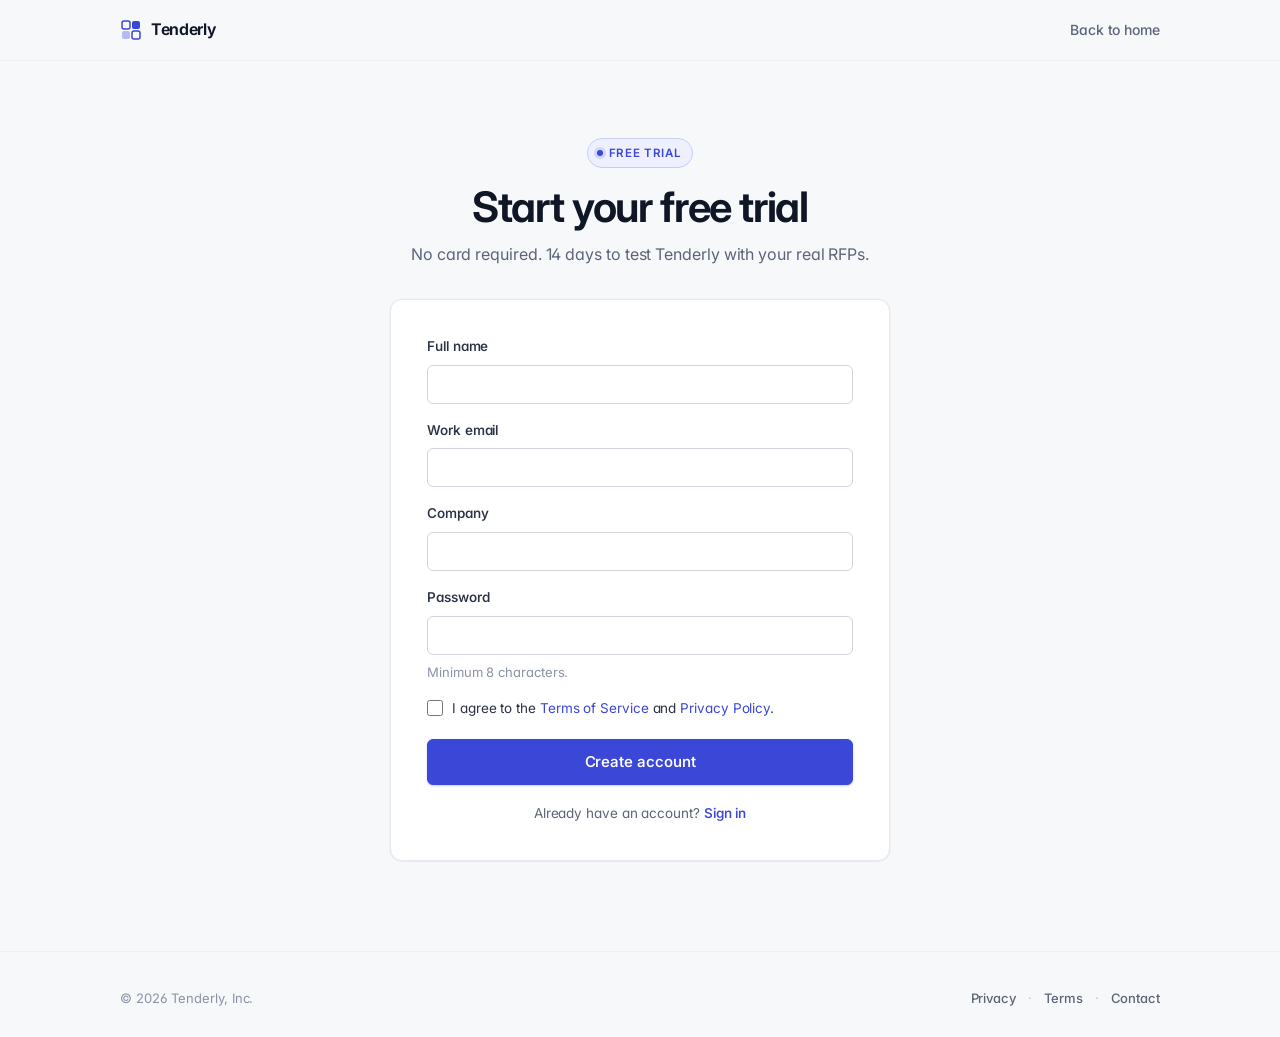
<file: trial.html>
<!doctype html>
<html lang="en">
<head>
  <meta charset="utf-8" />
  <meta name="viewport" content="width=device-width, initial-scale=1, viewport-fit=cover" />
  <meta name="color-scheme" content="light" />
  <meta name="theme-color" content="#F7F8FA" />

  <title>Start your free trial · Tenderly</title>
  <meta name="description" content="Start your 14-day Tenderly free trial. No card required. Test AI-powered RFP automation with your real proposals." />
  <meta name="robots" content="noindex, follow" />

  <link rel="icon" type="image/svg+xml" href="favicon.svg" />
  <link rel="preconnect" href="https://fonts.googleapis.com" />
  <link rel="preconnect" href="https://fonts.gstatic.com" crossorigin />
  <link href="https://fonts.googleapis.com/css2?family=Inter:wght@400;500;550;600;650;700&family=JetBrains+Mono:wght@400;500&display=swap" rel="stylesheet" />
  <link rel="stylesheet" href="pages.css" />
</head>
<body>

<header class="site-nav" role="banner">
  <div class="container site-nav__inner">
    <a class="brand" href="index.html" aria-label="Tenderly home">
      <svg class="brand__mark" width="22" height="22" viewBox="0 0 22 22" aria-hidden="true">
        <rect x="2"  y="2"  width="8" height="8" rx="2" fill="none" stroke="currentColor" stroke-width="1.5"/>
        <rect x="12" y="2"  width="8" height="8" rx="2" fill="currentColor"/>
        <rect x="2"  y="12" width="8" height="8" rx="2" fill="currentColor" opacity="0.35"/>
        <rect x="12" y="12" width="8" height="8" rx="2" fill="none" stroke="currentColor" stroke-width="1.5"/>
      </svg>
      <span class="brand__word">Tenderly</span>
    </a>
    <div class="site-nav__cta">
      <a class="quiet" href="index.html">Back to home</a>
    </div>
  </div>
</header>

<main class="page">
  <div class="container">

    <div class="page__head">
      <span class="page__eyebrow"><i></i>Free trial</span>
      <h1 class="page__title">Start your free trial</h1>
      <p class="page__sub">No card required. 14 days to test Tenderly with your real RFPs.</p>
    </div>

    <div class="form-card form-card--narrow">

      <form id="trial-form" action="https://formspree.io/f/YOUR_FORM_ID" method="POST" novalidate>
        <input type="hidden" name="_subject" value="New trial signup — Tenderly" />

        <div class="field">
          <label for="name">Full name</label>
          <input class="input" type="text" id="name" name="name" autocomplete="name" required />
        </div>

        <div class="field">
          <label for="email">Work email</label>
          <input class="input" type="email" id="email" name="email" autocomplete="email" required />
        </div>

        <div class="field">
          <label for="company">Company</label>
          <input class="input" type="text" id="company" name="company" autocomplete="organization" required />
        </div>

        <div class="field">
          <label for="password">Password</label>
          <input class="input" type="password" id="password" name="password" autocomplete="new-password" minlength="8" required />
          <span class="form-note" style="text-align:left">Minimum 8 characters.</span>
        </div>

        <label class="check" for="agree">
          <input type="checkbox" id="agree" name="agree" required />
          <span>I agree to the <a href="terms.html">Terms of Service</a> and <a href="privacy.html">Privacy Policy</a>.</span>
        </label>

        <div class="form-foot">
          <button class="btn btn--lg btn--block" type="submit" id="trial-submit">Create account</button>
        </div>

        <p class="form-aux">Already have an account? <a href="#signin">Sign in</a></p>

        <div class="form-error" id="trial-error" role="alert">Something went wrong. Please try again, or email <a href="mailto:hello@tenderly.ai">hello@tenderly.ai</a>.</div>
      </form>

      <div class="success" id="trial-success" aria-live="polite">
        <div class="success__icon" aria-hidden="true">
          <svg width="22" height="22" viewBox="0 0 24 24" fill="none" stroke="currentColor" stroke-width="2.5" stroke-linecap="round" stroke-linejoin="round"><polyline points="20 6 9 17 4 12"/></svg>
        </div>
        <h2 class="success__h">Account created.</h2>
        <p class="success__p">Check your email (including spam) for setup instructions. We'll email trial access within 24 hours.</p>
        <a class="btn-ghost" href="index.html">Back to home</a>
      </div>

    </div>
  </div>
</main>

<footer class="site-foot" role="contentinfo">
  <div class="container site-foot__inner">
    <span>© 2026 Tenderly, Inc.</span>
    <div class="site-foot__legal">
      <a href="privacy.html">Privacy</a>
      <span class="sep">·</span>
      <a href="terms.html">Terms</a>
      <span class="sep">·</span>
      <a href="contact.html">Contact</a>
    </div>
  </div>
</footer>

<script>
(function () {
  var form = document.getElementById('trial-form');
  var success = document.getElementById('trial-success');
  var error = document.getElementById('trial-error');
  var submit = document.getElementById('trial-submit');
  if (!form) return;

  form.addEventListener('submit', function (e) {
    e.preventDefault();
    error.classList.remove('is-on');
    submit.disabled = true;
    submit.textContent = 'Creating...';

    var fd = new FormData(form);
    fd.delete('password');
    fetch(form.action, {
      method: 'POST',
      body: fd,
      headers: { 'Accept': 'application/json' }
    }).then(function (r) {
      if (r.ok) {
        form.style.display = 'none';
        success.classList.add('is-on');
        window.scrollTo({ top: 0, behavior: 'smooth' });
      } else {
        error.classList.add('is-on');
        submit.disabled = false;
        submit.textContent = 'Create account';
      }
    }).catch(function () {
      error.classList.add('is-on');
      submit.disabled = false;
      submit.textContent = 'Create account';
    });
  });
})();
</script>

</body>
</html>
</file>
<file: pages.css>
/* =========================================================================
   Tenderly — shared styles for sub-pages
   (mirrors the landing page tokens; same Inter + indigo + cool neutrals)
   ========================================================================= */

:root {
  --bg:            #F7F8FA;
  --bg-2:          #F1F3F6;
  --surface:       #FFFFFF;
  --surface-2:     #FAFBFC;
  --border:        #E4E7EC;
  --border-strong: #D0D5DD;
  --divider:       #EEF0F3;

  --fg:    #0F1626;
  --fg-2:  #2A3245;
  --fg-3:  #5B6478;
  --fg-4:  #8A93A6;
  --fg-5:  #B8BFCE;

  --accent:       #3B47D6;
  --accent-2:     #2E3AB8;
  --accent-tint:  #EEF0FF;
  --accent-line:  #C7CDF7;

  --ok:        #0E8A5F;
  --ok-tint:   #E6F4EE;
  --err:       #C0392B;
  --err-tint:  #FBEAE7;

  --font-sans: 'Inter', -apple-system, BlinkMacSystemFont, 'SF Pro Text', system-ui, sans-serif;
  --font-mono: 'JetBrains Mono', ui-monospace, 'SF Mono', Menlo, Consolas, monospace;

  --r-sm: 6px;
  --r:    8px;
  --r-lg: 12px;
  --r-pill: 999px;

  --sh-1: 0 1px 2px rgba(15,22,38,0.04), 0 0 0 1px rgba(15,22,38,0.02);
  --sh-2: 0 4px 14px rgba(15,22,38,0.06), 0 1px 2px rgba(15,22,38,0.04);
}

*, *::before, *::after { box-sizing: border-box; }
html { -webkit-text-size-adjust: 100%; }
html, body { overflow-x: hidden; }

body {
  margin: 0;
  background: var(--bg);
  color: var(--fg-2);
  font-family: var(--font-sans);
  font-size: 15.5px;
  line-height: 1.6;
  letter-spacing: -0.005em;
  -webkit-font-smoothing: antialiased;
  -moz-osx-font-smoothing: grayscale;
  font-feature-settings: 'cv02','cv03','cv11','ss01';
}

a { color: var(--accent); text-decoration: none; }
a:hover { text-decoration: underline; }
button, input, textarea, select { font-family: inherit; }
img, svg { display: block; max-width: 100%; }

.container { width: 100%; max-width: 1120px; margin: 0 auto; padding: 0 24px; }
@media (min-width: 900px) { .container { padding: 0 40px; } }

.mono { font-family: var(--font-mono); letter-spacing: 0; }
.sep  { color: var(--fg-5); display: inline-block; margin: 0 4px; }

/* --------------------------- Header --------------------------- */

.site-nav {
  position: sticky; top: 0; z-index: 30;
  background: rgba(247,248,250,0.85);
  backdrop-filter: saturate(160%) blur(12px);
  -webkit-backdrop-filter: saturate(160%) blur(12px);
  border-bottom: 1px solid var(--divider);
}
.site-nav__inner {
  display: flex; align-items: center; gap: 16px;
  height: 60px;
}
.brand {
  display: inline-flex; align-items: center; gap: 9px;
  color: var(--fg); font-weight: 650; letter-spacing: -0.02em;
  text-decoration: none;
}
.brand:hover { text-decoration: none; }
.brand__mark { color: var(--accent); }
.brand__word { font-size: 16px; }

.site-nav__cta { display: flex; align-items: center; gap: 12px; margin-left: auto; }
.site-nav__cta .quiet {
  color: var(--fg-3); font-weight: 500; font-size: 14px;
}
.site-nav__cta .quiet:hover { color: var(--fg); text-decoration: none; }

/* --------------------------- Buttons --------------------------- */

.btn {
  display: inline-flex; align-items: center; justify-content: center; gap: 8px;
  height: 40px;
  padding: 0 16px;
  background: var(--accent);
  color: white;
  border: 1px solid var(--accent);
  border-radius: var(--r-sm);
  font: 550 14px/1 var(--font-sans);
  letter-spacing: -0.005em;
  cursor: pointer;
  transition: background .15s ease, transform .15s cubic-bezier(.2,.7,.1,1), box-shadow .15s ease;
  white-space: nowrap;
  box-shadow: 0 1px 0 rgba(15,22,38,0.06), 0 1px 3px rgba(59,71,214,0.20);
  text-decoration: none;
}
.btn:hover { background: var(--accent-2); border-color: var(--accent-2); transform: translateY(-1px); box-shadow: 0 4px 14px rgba(59,71,214,0.25); text-decoration: none; }
.btn:active { transform: translateY(0); }
.btn--lg { height: 46px; padding: 0 22px; font-size: 15px; }
.btn--sm { height: 34px; padding: 0 12px; font-size: 13px; }
.btn--block { width: 100%; }

.btn-ghost {
  display: inline-flex; align-items: center; gap: 8px;
  height: 40px;
  padding: 0 14px;
  background: transparent;
  color: var(--fg-2);
  border: 1px solid var(--border-strong);
  border-radius: var(--r-sm);
  font: 550 14px/1 var(--font-sans);
  cursor: pointer;
  text-decoration: none;
  transition: background .15s ease, border-color .15s ease;
}
.btn-ghost:hover { background: var(--bg-2); border-color: var(--fg-4); text-decoration: none; }

/* --------------------------- Page wrapper --------------------------- */

.page {
  padding: clamp(40px, 6vw, 80px) 0 clamp(56px, 7vw, 96px);
}
.page__head {
  max-width: 600px; margin: 0 auto 32px;
  text-align: center;
}
.page__eyebrow {
  display: inline-flex; align-items: center; gap: 6px;
  padding: 5px 11px 5px 9px;
  background: var(--accent-tint);
  border: 1px solid var(--accent-line);
  border-radius: var(--r-pill);
  font-size: 11.5px; font-weight: 600;
  letter-spacing: 0.06em; text-transform: uppercase;
  color: var(--accent);
  margin-bottom: 16px;
}
.page__eyebrow i {
  width: 6px; height: 6px; border-radius: 50%;
  background: currentColor;
  box-shadow: 0 0 0 3px rgba(59,71,214,0.16);
}
.page__title {
  font-size: clamp(28px, 4vw, 42px);
  font-weight: 650;
  letter-spacing: -0.028em;
  line-height: 1.1;
  color: var(--fg);
  margin: 0 0 12px;
}
.page__sub {
  font-size: 16px;
  color: var(--fg-3);
  line-height: 1.55;
  margin: 0 auto;
  max-width: 52ch;
}

/* --------------------------- Form card --------------------------- */

.form-card {
  margin: 0 auto;
  background: var(--surface);
  border: 1px solid var(--border);
  border-radius: var(--r-lg);
  padding: clamp(24px, 3vw, 36px);
  box-shadow: var(--sh-1);
}
.form-card--narrow { max-width: 500px; }
.form-card--wide   { max-width: 600px; }

.field { display: flex; flex-direction: column; gap: 7px; margin-bottom: 16px; }
.field:last-of-type { margin-bottom: 0; }
.field label {
  font-size: 13.5px;
  font-weight: 550;
  color: var(--fg-2);
  letter-spacing: -0.005em;
}
.field label .opt {
  font-weight: 400; color: var(--fg-4); margin-left: 5px;
}
.input, .textarea {
  width: 100%;
  padding: 10px 12px;
  background: var(--surface);
  border: 1px solid var(--border-strong);
  border-radius: var(--r-sm);
  font: 400 14.5px var(--font-sans);
  color: var(--fg);
  outline: none;
  transition: border-color .15s ease, box-shadow .15s ease;
}
.input::placeholder, .textarea::placeholder { color: var(--fg-4); }
.input:focus, .textarea:focus {
  border-color: var(--accent);
  box-shadow: 0 0 0 3px rgba(59,71,214,0.12);
}
.textarea { min-height: 96px; resize: vertical; line-height: 1.55; }

.check {
  display: flex; align-items: flex-start; gap: 9px;
  font-size: 13.5px; color: var(--fg-2);
  margin: 4px 0 6px;
  line-height: 1.5;
  cursor: pointer;
}
.check input {
  width: 16px; height: 16px;
  margin: 2px 0 0;
  accent-color: var(--accent);
  cursor: pointer;
  flex-shrink: 0;
}
.check a { color: var(--accent); }

.form-foot {
  margin-top: 20px;
  display: flex; flex-direction: column; gap: 14px;
}
.form-note {
  font-size: 13px; color: var(--fg-4); margin: 0; text-align: center;
}
.form-aux {
  font-size: 13.5px; color: var(--fg-3); margin: 18px 0 0; text-align: center;
}
.form-aux a { color: var(--accent); font-weight: 550; }

.form-row-2 {
  display: grid; grid-template-columns: 1fr 1fr; gap: 14px;
}
@media (max-width: 540px) {
  .form-row-2 { grid-template-columns: 1fr; gap: 0; }
}

/* --------------------------- Success state --------------------------- */

.success {
  display: none;
  flex-direction: column; align-items: center; text-align: center;
  padding: 28px 8px 8px;
}
.success.is-on { display: flex; }
.success__icon {
  width: 56px; height: 56px;
  display: grid; place-items: center;
  background: var(--ok-tint);
  border-radius: 50%;
  color: var(--ok);
  margin-bottom: 18px;
}
.success__h {
  font-size: 22px; font-weight: 650; color: var(--fg);
  letter-spacing: -0.02em; margin: 0 0 8px;
}
.success__p {
  font-size: 15px; color: var(--fg-3); margin: 0 0 20px; max-width: 44ch;
  line-height: 1.55;
}

.form-error {
  display: none;
  margin-top: 14px;
  padding: 10px 12px;
  background: var(--err-tint);
  color: var(--err);
  border-radius: var(--r-sm);
  font-size: 13.5px;
}
.form-error.is-on { display: block; }

/* --------------------------- Long-form (legal) --------------------------- */

.longform { max-width: 760px; margin: 0 auto; }
.longform p,
.longform li {
  font-size: 15.5px;
  line-height: 1.7;
  color: var(--fg-2);
  max-width: 70ch;
}
.longform h2 {
  font-size: 22px;
  font-weight: 650;
  letter-spacing: -0.018em;
  color: var(--fg);
  margin: 48px 0 12px;
  padding-top: 24px;
  border-top: 1px solid var(--divider);
}
.longform h2:first-of-type { border-top: 0; padding-top: 0; margin-top: 8px; }
.longform h3 {
  font-size: 16px;
  font-weight: 600;
  color: var(--fg);
  margin: 24px 0 8px;
  letter-spacing: -0.01em;
}
.longform ul, .longform ol { padding-left: 22px; }
.longform li { margin-bottom: 6px; }
.longform .meta {
  font-size: 13px; color: var(--fg-4);
  margin: 0 0 32px;
  font-family: var(--font-mono);
}
.longform code {
  font-family: var(--font-mono);
  font-size: 13.5px;
  padding: 1px 6px;
  background: var(--bg-2);
  border-radius: 4px;
  color: var(--fg);
}
.toc {
  background: var(--surface);
  border: 1px solid var(--border);
  border-radius: var(--r);
  padding: 18px 22px;
  margin: 0 0 32px;
}
.toc h3 {
  font-size: 11.5px; text-transform: uppercase; letter-spacing: 0.08em;
  color: var(--fg-4); font-weight: 600;
  margin: 0 0 10px;
}
.toc ol {
  list-style: none; padding: 0; margin: 0;
  display: grid; grid-template-columns: 1fr 1fr; gap: 4px 24px;
}
.toc li { margin: 0; counter-increment: toc-item; }
.toc a {
  font-size: 14px; color: var(--fg-2); font-weight: 500;
  display: inline-flex; gap: 8px;
}
.toc a::before {
  content: counter(toc-item, decimal-leading-zero);
  font-family: var(--font-mono); color: var(--fg-4); font-size: 12px;
}
.toc { counter-reset: toc-item; }
.toc a:hover { color: var(--accent); text-decoration: none; }
@media (max-width: 640px) { .toc ol { grid-template-columns: 1fr; } }

/* --------------------------- Contact split --------------------------- */

.contact-grid {
  display: grid;
  grid-template-columns: 1fr;
  gap: 28px;
  align-items: start;
  max-width: 960px;
  margin: 0 auto;
}
@media (min-width: 880px) {
  .contact-grid { grid-template-columns: 1.2fr 0.85fr; gap: 56px; }
}
.contact-side {
  display: flex; flex-direction: column; gap: 24px;
  padding: 6px 0;
}
.contact-card {
  border-top: 1px solid var(--divider);
  padding-top: 18px;
}
.contact-card:first-of-type { border-top: 0; padding-top: 0; }
.contact-card h4 {
  font-size: 11.5px; text-transform: uppercase; letter-spacing: 0.08em;
  color: var(--fg-4); font-weight: 600;
  margin: 0 0 6px;
}
.contact-card a {
  font-size: 15.5px; color: var(--fg); font-weight: 550;
  letter-spacing: -0.005em;
}
.contact-card a:hover { color: var(--accent); text-decoration: none; }
.contact-card p { font-size: 13.5px; color: var(--fg-3); margin: 4px 0 0; line-height: 1.5; }

/* --------------------------- Footer --------------------------- */

.site-foot {
  background: var(--bg);
  border-top: 1px solid var(--divider);
  padding: 36px 0 28px;
}
.site-foot__inner {
  display: flex; justify-content: space-between; align-items: center;
  flex-wrap: wrap; gap: 14px;
  font-size: 13px;
  color: var(--fg-4);
}
.site-foot__inner a { color: var(--fg-3); font-weight: 500; }
.site-foot__inner a:hover { color: var(--fg); text-decoration: none; }
.site-foot__legal { display: flex; gap: 8px; align-items: center; flex-wrap: wrap; }

/* --------------------------- Mobile --------------------------- */

@media (max-width: 640px) {
  .container { padding: 0 18px; }
  .page__title { font-size: 28px; }
  .page__sub { font-size: 15px; }
  .form-card { padding: 22px 18px; }
  .longform p, .longform li { font-size: 15px; }
  .longform h2 { font-size: 19px; margin-top: 36px; padding-top: 20px; }
}
</file>
